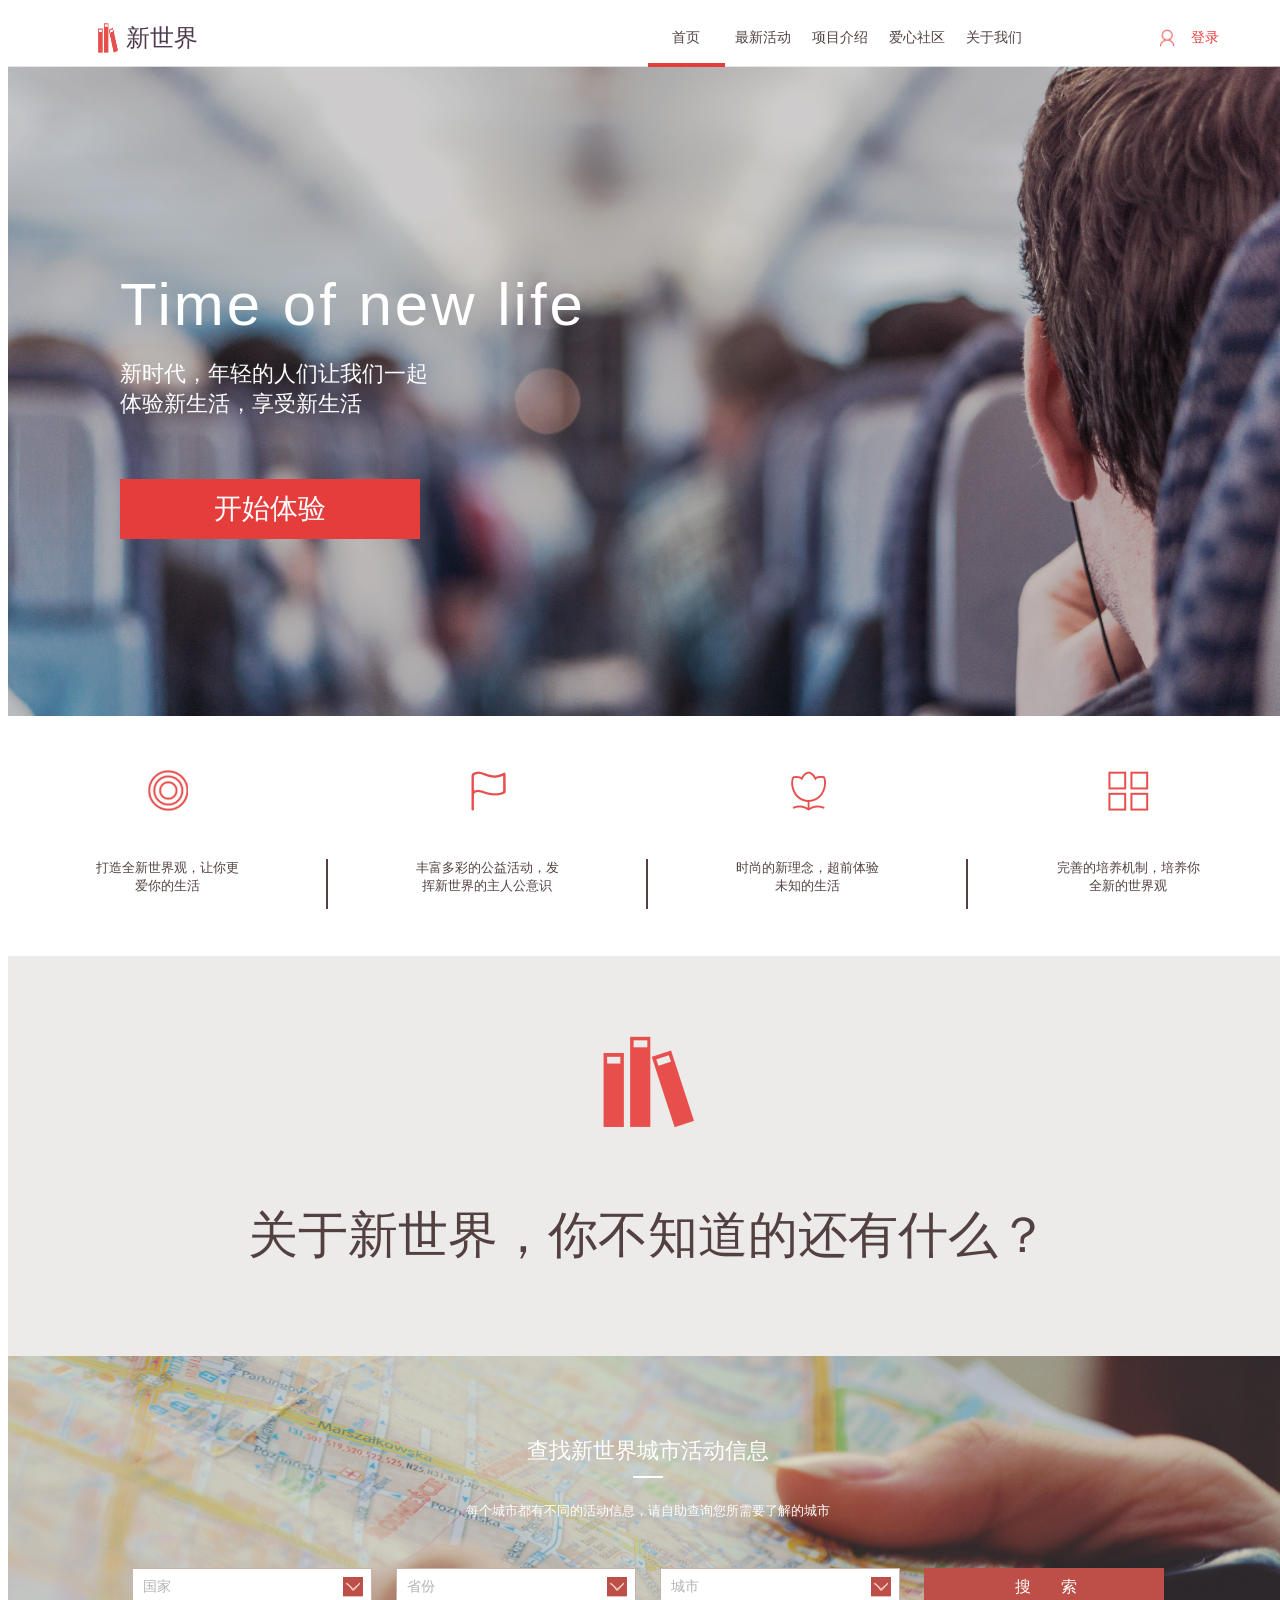
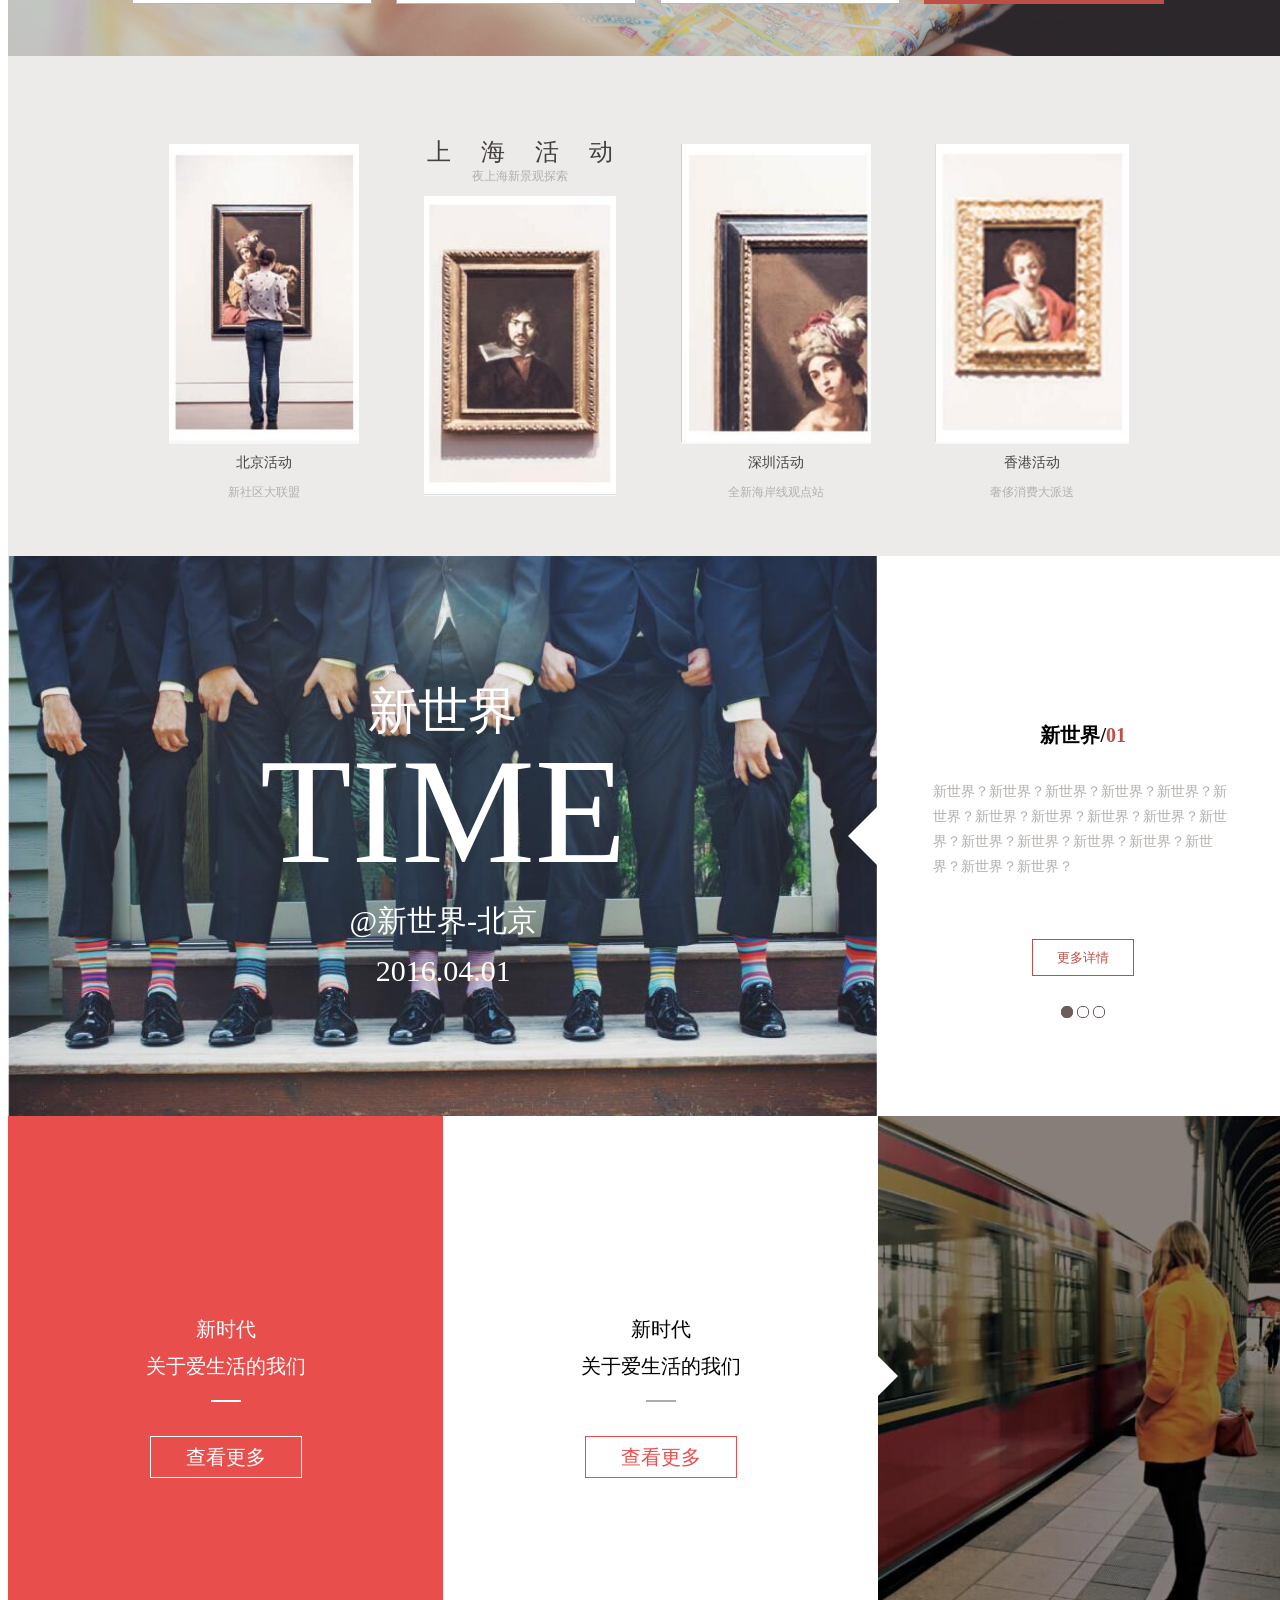
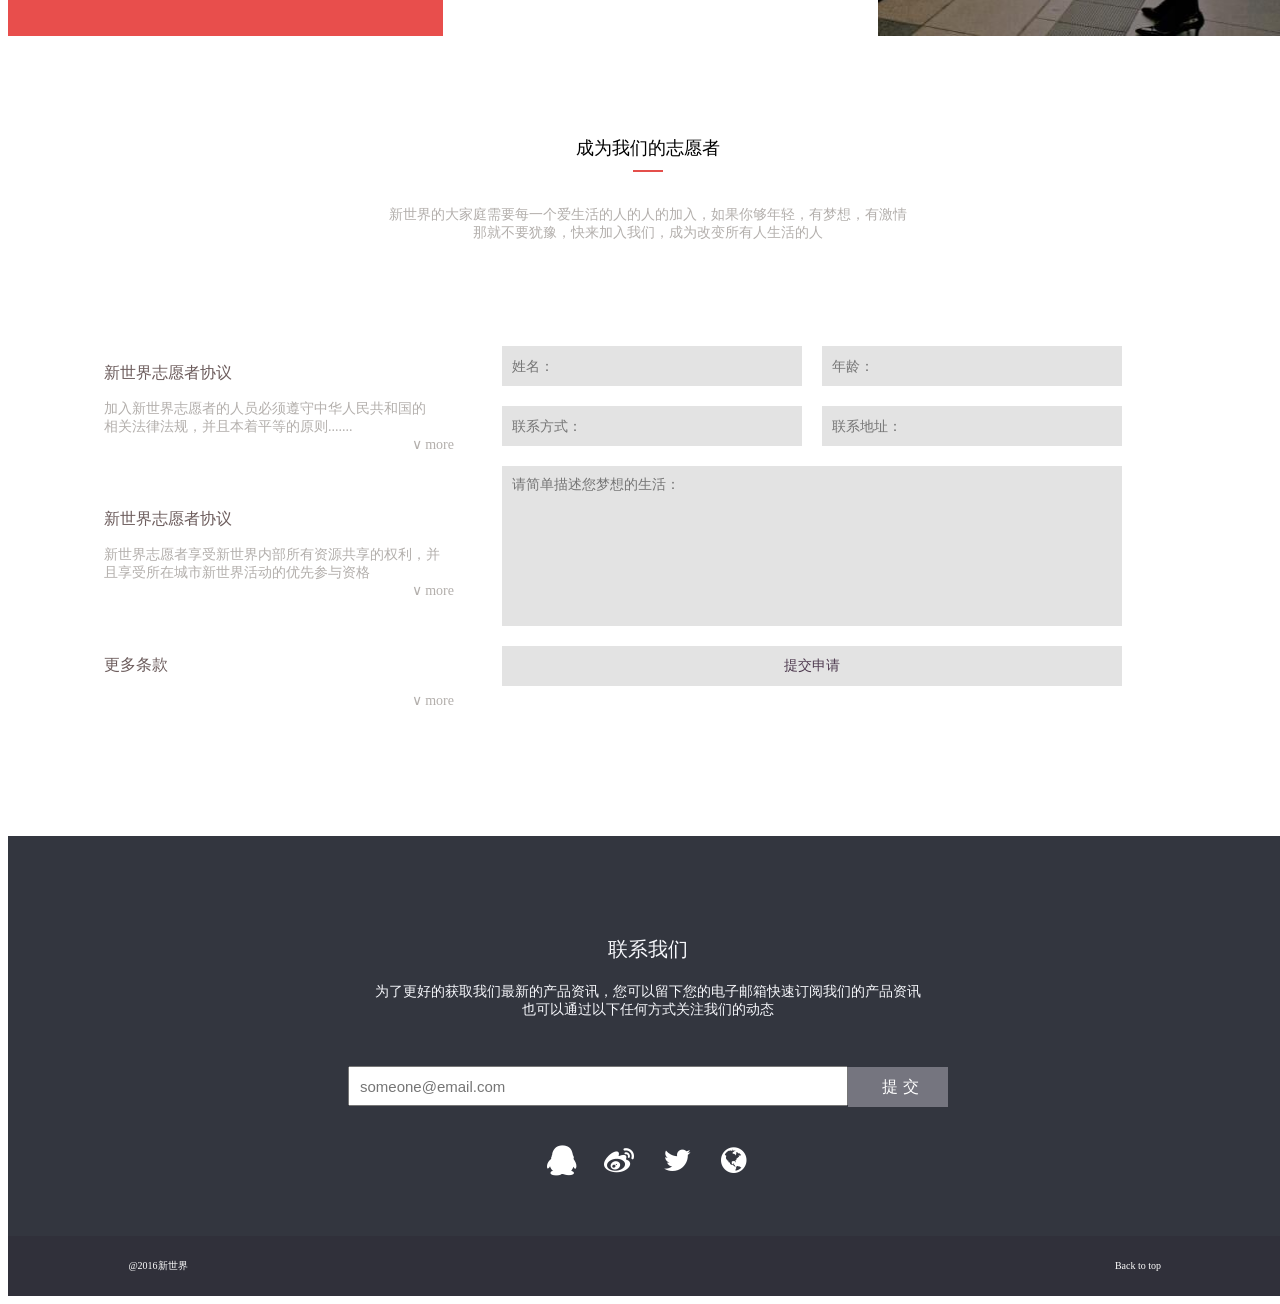
<file: task1-7/index.html>
<!DOCTYPE html>
<html lang="en">
<head>
    <meta charset="UTF-8">
    <title>New world</title>
    <!--<link rel="stylesheet" href="css/normalize.css"/>-->
    <link rel="stylesheet" href="css/style.css"/>
    <link rel="stylesheet" href="css/font-awesome.min.css"/>
</head>
<body>
    <a name="top"></a>
    <div class="container">
        <header>
            
            <div class="banner-left">
                <h1>新世界</h1>
            </div>
            <nav>
                <ul>
                    <li>首页</li>
                    <li>最新活动</li>
                    <li>项目介绍</li>
                    <li>爱心社区</li>
                    <li>关于我们</li>
                    <li class="move"></li>
                </ul>
            </nav>
            <div class="banner-right">
                <span>登录</span>
                <div class="move"></div>
            </div>
            
        </header>
        <section id="section-1">
            
            <div class="mes">
                <p>Time of new life</p>
                <p>新时代，年轻的人们让我们一起</p>
                <p>体验新生活，享受新生活</p>
                <span>开始体验</span>
            </div>
            
        </section>
        <section id="section-2">
            
            <div class="cell">
                <div class="img">
                    <img src="images/icon-3.jpg"/>
                </div>
                <div class="mes">
                    <p>打造全新世界观，让你更<br/>爱你的生活</p>
                </div>
            </div>
            <div class="cell">
                <div class="img">
                    <img src="images/icon-4.jpg"/>
                </div>
                <div class="mes">
                    <p>丰富多彩的公益活动，发<br/>挥新世界的主人公意识</p>
                </div>
            </div>
            <div class="cell">
                <div class="img">
                    <img src="images/icon-5.jpg"/>
                </div>
                <div class="mes">
                    <p>时尚的新理念，超前体验<br/>未知的生活</p>
                </div>
            </div>
            <div class="cell">
                <div class="img">
                    <img src="images/icon-6.jpg"/>
                </div>
                <div class="mes">
                    <p>完善的培养机制，培养你<br/>全新的世界观</p>
                </div>
            </div>
            
        </section>
        <section id="section-3">
            
            <div class="img">
                <img src="images/icon-1.png"/>
            </div>
            <div class="mes">
                <p>关于新世界，你不知道的还有什么？</p>
            </div>
            
        </section>
        <section id="section-4">

                <div class="mes">
                    <p>查找新世界城市活动信息</p>
                    <span></span>
                    <p>每个城市都有不同的活动信息，请自助查询您所需要了解的城市</p>
                </div>
                <input type="radio" name="select"/>
                <input type="radio" name="select"/>
                <input type="radio" name="select"/>
                <input type="submit"/ value=" 搜索"/>
                <div class="options">
                    <div class="select select-1">
                        <span>国家</span>
                        <div class="option">
                            <ul>
                                <li>中国</li>
                                <li>美国</li>
                            </ul>
                        </div>
                    </div>
                    <div class="select select-2">
                        <span>省份</span>
                        <div class="option">
                            <ul>
                                <li>北京市</li>
                                <li>天津市</li>
                                <li>河北省</li>
                                <li>陕西省</li>
                                <li>内蒙古自治区</li>
                                <li>辽宁省</li>
                            </ul>
                        </div>
                    </div>
                    <div class="select select-3">
                        <span>城市</span>
                        <div class="option">
                        </div>
                    </div>
                    <div class="select">
                        <span> </span>
                    </div>
                </div>
            
        </section>
        <section id="section-5">
            
            <div class="cell">
                <div class="img">
                    <img src="images/pic03.jpg"/>
                </div>
                <div class="mes">
                    <p>北京活动</p>
                    <p>新社区大联盟</p>
                </div>
            </div>
            <div class="cell">
                <div class="mes">
                    <p>上海活动</p>
                    <p>夜上海新景观探索</p>
                </div>
                <div class="img">
                    <img src="images/pic04.jpg"/>
                </div>
            </div>
            <div class="cell">
                <div class="img">
                    <img src="images/pic05.jpg"/>
                </div>
                <div class="mes">
                    <p>深圳活动</p>
                    <p>全新海岸线观点站</p>
                </div>
            </div>
            <div class="cell">
                <div class="img">
                    <img src="images/pic06.jpg"/>
                </div>
                <div class="mes">
                    <p>香港活动</p>
                    <p>奢侈消费大派送</p>
                </div>
            </div>
            
        </section>
        <section id="section-6">
            
            <div class="left">
                <div class="mes">
                    <p>新世界</p>
                    <p>TIME</p>
                    <p>@新世界-北京</p><br>
                    <p>2016.04.01</p>
                </div>
            </div>
            <div class="right">
                <div class="wrapper">
                    <input type="radio" name="list"/>
                    <input type="radio" name="list"/>
                    <input type="radio" name="list"/><br/>
                    <div class="list"></div>
                    <div class="list"></div>
                    <div class="list"></div>
                    <div class="mes mes-1">
                        <p>新世界/<span>01</span></p>
                        <p>新世界？新世界？新世界？新世界？新世界？新世界？新世界？新世界？新世界？新世界？新世界？新世界？新世界？新世界？新世界？新世界？新世界？新世界？</p>
                    </div>
                    <div class="mes mes-2">
                        <p>新世界/<span>02</span></p>
                        <p>新世界。新世界。新世界。新世界。新世界。新世界。新世界。新世界。新世界。新世界。新世界。新世界。新世界。新世界。新世界。新世界。新世界。新世界。</p>
                    </div>
                    <div class="mes mes-3">
                        <p>新世界/<span>03</span></p>
                        <p>新世界！新世界！新世界！新世界！新世界！新世界！新世界！新世界！新世界！新世界！新世界！新世界！新世界！新世界！新世界！新世界！新世界！新世界！</p>
                    </div>
                    <div class="button">
                        <span>更多详情</span>
                    </div>
                </div>
            </div>
            
        </section>
        <section id="section-7">
            
            <div class="wrapper">
                <div class="cell">
                    <div class="mes">
                        <p>新时代</p>
                        <p>关于爱生活的我们</p>
                        <span></span>
                    </div>
                    <div class="button">
                        <span>查看更多</span>
                    </div>
                </div>
                <div class="cell">
                    <div class="mes">
                        <p>新时代</p>
                        <p>关于爱生活的我们</p>
                        <span></span>
                    </div>
                    <div class="button">
                        <span>查看更多</span>
                    </div>
                </div>
            </div>
            <div class="img"></div>
            
        </section>
        <section id="section-8">
            
            <div class="top">
                <div class="mes">
                    <p>成为我们的志愿者</p>
                    <span></span>
                    <p>新世界的大家庭需要每一个爱生活的人的人的加入，如果你够年轻，有梦想，有激情<br/>那就不要犹豫，快来加入我们，成为改变所有人生活的人</p>
                </div>
            </div>
            <div class="left">
                <div class="mes">
                    <p>新世界志愿者协议</p>
                    <p>加入新世界志愿者的人员必须遵守中华人民共和国的<br/>相关法律法规，并且本着平等的原则.......</p>
                    <span>∨ more</span>
                </div>
                <div class="mes">
                    <p>新世界志愿者协议</p>
                    <p>新世界志愿者享受新世界内部所有资源共享的权利，并<br/>且享受所在城市新世界活动的优先参与资格</p>
                    <span>∨ more</span>
                </div>
                <div class="mes">
                    <p>更多条款</p>
                    <span>∨ more</span>
                </div>
            </div>
            <div class="right">
                <form>
                    <input type="text" placeholder="姓名："/>
                    <input type="text" placeholder="年龄："/>
                    <input type="text" placeholder="联系方式："/>
                    <input type="text" placeholder="联系地址："/>
                    <textarea cols="30" rows="10" placeholder="请简单描述您梦想的生活："></textarea>
                    <input type="submit" value="提交申请"/>
                </form>
            </div>
            
        </section>
        <section id="section-9">
            
            <div class="mes">
                <p>联系我们</p>
                <p>为了更好的获取我们最新的产品资讯，您可以留下您的电子邮箱快速订阅我们的产品资讯<br/>也可以通过以下任何方式关注我们的动态</p>
            </div>
            <div class="text">
                <input type="email" placeholder="someone@email.com"/>
                <input type="submit" value=" 提交"/>
            </div>
            <div class="icon">
                <i class="fa fa-qq"></i>
                <i class="fa fa-weibo"></i>
                <i class="fa fa-twitter"></i>
                <i class="fa fa-globe"></i>
            </div>
            
        </section>
        <footer>
            <div class="mes">
                <span>@2016新世界</span>
            </div>
            <div class="back">
                <a href="#top">Back to top</a>
            </div>
        </footer>
    </div>
    
</body>
</html>
</file>
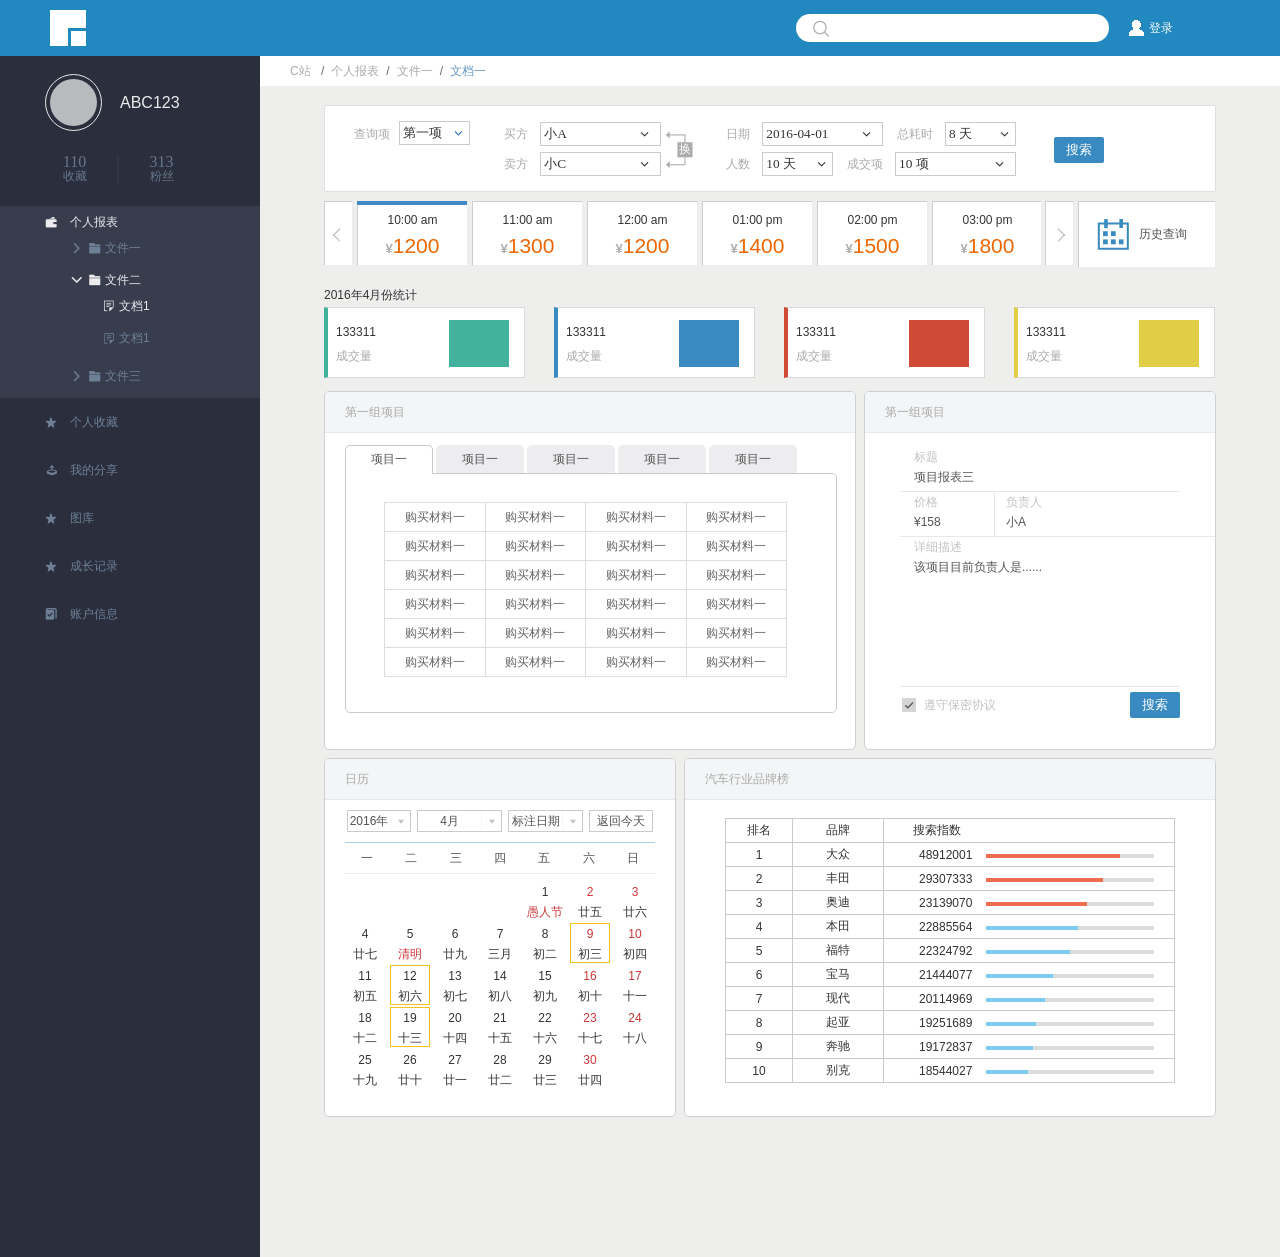
<file: task1-9/index.html>
<!doctype html>
<html lang="en">
<head>
  <meta charset="UTF-8">
  <title>Document</title>
  <link rel="stylesheet" href="css/reset.css">
  <link rel="stylesheet" href="css/main.css">
</head>
<body>
  <header class="header">
    <div class="inHeader clearfix">
      <div class="logo">
        <img src="image/logo.png" title="我是logo">
      </div>
      <div class="searchbar">
        <input type="text"><a href="#">登录</a>
      </div>
    </div>
  </header>
  <section class="my_statement clearfix">
    <div class="info">
      <div>
        <div class="clearfix">
          <div class="head_pic">
            <span></span>
          </div>
          <strong>ABC123</strong>
        </div>
        <div class="focus clearfix">
          <ul>
            <li>
              <p>110</p>
              <p>收藏</p>
            </li>
            <li>
              <p>313</p>
              <p>粉丝</p>
            </li>
          </ul>
        </div>
      </div>

      <ul class="info_list">
        <li class="cur">
          <a href="javascript:;"><i class="file_open"></i>个人报表</a>
          <ul>
            <li>
              <a href="javascript:;"><i class="arrow"></i><i class="file_close"></i>文件一</a>
            </li>
            <li class="open">
              <a href="javascript:;"><i class="arrow_cur"></i><i class="file_cur"></i>文件二</a>
              <ul>
                <li class="select"><a href="javscript:;"><i class="doc_open"></i>文档1</a></li>
                <li><a href="javscript:;"><i class="doc_close"></i>文档1</a></li>
              </ul>
            </li>
            <li>
              <a href="javascript:;"><i class="arrow"></i><i class="file_close"></i>文件三</a>
            </li>
          </ul>
        </li>
        <li >
          <a href="javascript:;"><i class="star"></i>个人收藏</a>
        </li>
        <li >
          <a href="javascript:;"><i class="share"></i>我的分享</a>
        </li>
        <li >
          <a href="javascript:;"><i class="star"></i>图库</a>
        </li>
        <li >
          <a href="javascript:;"><i class="star"></i>成长记录</a>
        </li>
        <li >
          <a href="javascript:;"><i class="user_info"></i>账户信息</a>
        </li>
      </ul>
    </div>

    <div class="statement">
      <div class="bread_crumbs">
        <a href="#">C站 </a>/<a href="#">个人报表</a>/<a href="#">文件一</a>/<a class="cur" href="#">文档一</a>
      </div>
      <div class="statement_content">
        <div class="in_statement_content">
          <div class="query_info">
            <form action="">
              <div class="query_project">
                <span class="fl">查询项</span>
                <select class="select_box w71 fl blue_arrow">
                  <option value="">第一项</option>
                </select>
              </div>
              <div class="query_people">
                <div>
                  <span>买方</span>
                  <select class="select_box w121">
                    <option value="">小A</option>
                  </select>
                  <span>卖方</span>
                  <select class="select_box w121">
                    <option value="">小C</option>
                  </select>
                </div>
                <a href="javascript:;" class="change">换</a>
              </div>
              <div class="query_time">
                <span>日期</span>
                <select class="select_box w121">
                  <option value="">2016-04-01</option>
                </select>
                <span class="ml15">总耗时</span>
                <select class="select_box w71">
                  <option value="">8 天</option>
                </select>
                <span>人数</span>
                <select class="select_box w71">
                  <option value="">10 天</option>
                </select>
                <span class="ml15">成交项</span>
                <select class="select_box w121">
                  <option value="">10 项</option>
                </select>
              </div>
              <input type="submit" value="搜索">
            </form>
          </div>
          <div class="price_info clearfix">
            <div class="price">
              <button class="price_l box_border">左</button>
              <div class="price_list">
                <ul class="clearfix">
                  <li class="cur box_border">
                    <time>10:00 am</time>
                    <strong><b>¥</b>1200</strong>
                  </li>
                  <li class="box_border">
                    <time>11:00 am</time>
                    <strong><b>¥</b>1300</strong>
                  </li>
                  <li class="box_border">
                    <time>12:00 am</time>
                    <strong><b>¥</b>1200</strong>
                  </li>
                  <li class="box_border">
                    <time>01:00 pm</time>
                    <strong><b>¥</b>1400</strong>
                  </li>
                  <li class="box_border">
                    <time>02:00 pm</time>
                    <strong><b>¥</b>1500</strong>
                  </li>
                  <li class="box_border">
                    <time>03:00 pm</time>
                    <strong><b>¥</b>1800</strong>
                  </li>
                </ul>
              </div>
              <button class="price_r box_border">右</button>
            </div>
            <div class="history box_border">
              <a href="#">历史查询</a>
            </div>
          </div>
          <div class="volume_info">
            <h3>2016年4月份统计</h3>
            <div class="volume_list clearfix">
              <ul>
                <li>
                  <p>133311</p>
                  <span>成交量</span>
                </li>
                <li>
                  <p>133311</p>
                  <span>成交量</span>
                </li>
                <li>
                  <p>133311</p>
                  <span>成交量</span>
                </li>
                <li>
                  <p>133311</p>
                  <span>成交量</span>
                </li>
              </ul>
            </div>
          </div>
          <div class="project clearfix">
            <div class="project_tab">
              <h3 class="tt">第一组项目</h3>
              <div class="in_project_tab">
                <ul class="project_tab_menu">
                  <li>
                    <input type="radio" name='tabs' id='tab1' checked >
                    <label for="tab1">项目一</label>
                    <div id='tab_menu1'>
                      <table border='1'   bordercolor='#ddd'>
                        <tr>
                          <td>购买材料一</td>
                          <td>购买材料一</td>
                          <td>购买材料一</td>
                          <td>购买材料一</td>
                        </tr>
                          <tr>
                          <td>购买材料一</td>
                          <td>购买材料一</td>
                          <td>购买材料一</td>
                          <td>购买材料一</td>
                        </tr>
                          <tr>
                          <td>购买材料一</td>
                          <td>购买材料一</td>
                          <td>购买材料一</td>
                          <td>购买材料一</td>
                        </tr>
                          <tr>
                          <td>购买材料一</td>
                          <td>购买材料一</td>
                          <td>购买材料一</td>
                          <td>购买材料一</td>
                        </tr>
                          <tr>
                          <td>购买材料一</td>
                          <td>购买材料一</td>
                          <td>购买材料一</td>
                          <td>购买材料一</td>
                        </tr>
                          <tr>
                          <td>购买材料一</td>
                          <td>购买材料一</td>
                          <td>购买材料一</td>
                          <td>购买材料一</td>
                        </tr>
                      </table>
                    </div>
                  </li>
                  <li>
                    <input type="radio" name='tabs' id='tab2' >
                    <label for="tab2">项目一</label>
                    <div id='tab_menu2'>
                      <table border='1'   bordercolor='#ddd'>
                        <tr>
                          <td>购买材料二</td>
                          <td>购买材料二</td>
                          <td>购买材料二</td>
                          <td>购买材料二</td>
                        </tr>
                          <tr>
                          <td>购买材料二</td>
                          <td>购买材料二</td>
                          <td>购买材料二</td>
                          <td>购买材料二</td>
                        </tr>
                          <tr>
                          <td>购买材料二</td>
                          <td>购买材料二</td>
                          <td>购买材料二</td>
                          <td>购买材料二</td>
                        </tr>
                          <tr>
                          <td>购买材料二</td>
                          <td>购买材料二</td>
                          <td>购买材料二</td>
                          <td>购买材料二</td>
                        </tr>
                          <tr>
                          <td>购买材料二</td>
                          <td>购买材料二</td>
                          <td>购买材料二</td>
                          <td>购买材料二</td>
                        </tr>
                          <tr>
                          <td>购买材料二</td>
                          <td>购买材料二</td>
                          <td>购买材料二</td>
                          <td>购买材料二</td>
                        </tr>
                      </table>
                    </div>
                  </li>
                  <li>
                    <input type="radio" name='tabs' id='tab3' >
                    <label for="tab3">项目一</label>
                    <div id='tab_menu3'>
                      <table border='1'  bordercolor='#ddd'>
                        <tr>
                          <td>购买材料三</td>
                          <td>购买材料三</td>
                          <td>购买材料三</td>
                          <td>购买材料三</td>
                        </tr>
                          <tr>
                          <td>购买材料三</td>
                          <td>购买材料三</td>
                          <td>购买材料三</td>
                          <td>购买材料三</td>
                        </tr>
                          <tr>
                          <td>购买材料三</td>
                          <td>购买材料三</td>
                          <td>购买材料三</td>
                          <td>购买材料三</td>
                        </tr>
                          <tr>
                          <td>购买材料三</td>
                          <td>购买材料三</td>
                          <td>购买材料三</td>
                          <td>购买材料三</td>
                        </tr>
                          <tr>
                          <td>购买材料三</td>
                          <td>购买材料三</td>
                          <td>购买材料三</td>
                          <td>购买材料三</td>
                        </tr>
                          <tr>
                          <td>购买材料三</td>
                          <td>购买材料三</td>
                          <td>购买材料三</td>
                          <td>购买材料三</td>
                        </tr>
                      </table>
                    </div>
                  </li>
                  <li>
                    <input type="radio" name='tabs' id='tab4' >
                    <label for="tab4">项目一</label>
                    <div id='tab_menu4'>
                      <table border='1'  bordercolor='#ddd'>
                        <tr>
                          <td>购买材料四</td>
                          <td>购买材料四</td>
                          <td>购买材料四</td>
                          <td>购买材料四</td>
                        </tr>
                          <tr>
                          <td>购买材料四</td>
                          <td>购买材料四</td>
                          <td>购买材料四</td>
                          <td>购买材料四</td>
                        </tr>
                          <tr>
                          <td>购买材料四</td>
                          <td>购买材料四</td>
                          <td>购买材料四</td>
                          <td>购买材料四</td>
                        </tr>
                          <tr>
                          <td>购买材料四</td>
                          <td>购买材料四</td>
                          <td>购买材料四</td>
                          <td>购买材料四</td>
                        </tr>
                          <tr>
                          <td>购买材料四</td>
                          <td>购买材料四</td>
                          <td>购买材料四</td>
                          <td>购买材料四</td>
                        </tr>
                          <tr>
                          <td>购买材料四</td>
                          <td>购买材料四</td>
                          <td>购买材料四</td>
                          <td>购买材料四</td>
                        </tr>
                      </table>
                    </div>
                  </li>
                  <li>
                    <input type="radio" name='tabs' id='tab5' >
                    <label for="tab5">项目一</label>
                    <div id='tab_menu5'>
                      <table border='1'  bordercolor='#ddd'>
                        <tr>
                          <td>购买材料五</td>
                          <td>购买材料五</td>
                          <td>购买材料五</td>
                          <td>购买材料五</td>
                        </tr>
                          <tr>
                          <td>购买材料五</td>
                          <td>购买材料五</td>
                          <td>购买材料五</td>
                          <td>购买材料五</td>
                        </tr>
                          <tr>
                          <td>购买材料五</td>
                          <td>购买材料五</td>
                          <td>购买材料五</td>
                          <td>购买材料五</td>
                        </tr>
                          <tr>
                          <td>购买材料五</td>
                          <td>购买材料五</td>
                          <td>购买材料五</td>
                          <td>购买材料五</td>
                        </tr>
                          <tr>
                          <td>购买材料五</td>
                          <td>购买材料五</td>
                          <td>购买材料五</td>
                          <td>购买材料五</td>
                        </tr>
                          <tr>
                          <td>购买材料五</td>
                          <td>购买材料五</td>
                          <td>购买材料五</td>
                          <td>购买材料五</td>
                        </tr>
                      </table>
                    </div>
                  </li>
                </ul>

              </div>
            </div>
            <div class="project_content">
              <h3 class="tt">第一组项目</h3>
              <div class="detailed_content">
                <ul>
                  <li>
                    <span>标题</span>
                    <p>项目报表三</p>
                  </li>
                  <li>
                    <div>
                      <span>价格</span>
                      <p>¥158</p>
                    </div>
                    <div>
                      <span>负责人</span>
                      <p>小A</p>
                    </div>
                  </li>
                  <li>
                    <span>详细描述</span>
                    <p>该项目目前负责人是......</p>
                  </li>
                  <li>
                    <form action="" class="clearfix">
                      <label><input type="checkbox" checked><span>遵守保密协议</span></label>
                      <input type="submit" value="搜索">
                    </form>
                  </li>
                </ul>
              </div>
            </div>
          </div>
          <div class="car clearfix">
            <div class="date">
              <h3 class="tt">日历</h3>
              <div class="in_date">
                <div class="select_time">
                  <div class="w62"><i></i><p>2016年</p></div>
                  <div class="w83"><i ></i><p>4月</p></div>
                  <div class="w73"><i></i><p>标注日期</p></div>
                  <div class="w62">返回今天</div>
                </div>
                <div class="week clearfix">
                  <ol>
                    <li>一</li>
                    <li>二</li>
                    <li>三</li>
                    <li>四</li>
                    <li>五</li>
                    <li>六</li>
                    <li>日</li>
                  </ol>
                </div>
                <div class="day">
                  <p></p>
                  <p></p>
                  <p></p>
                  <p></p>
                  <p><span>1</span><b class="holiday">愚人节</b></p>
                  <p><span>2</span><b>廿五</b></p>
                  <p><span>3</span><b>廿六</b></p>
                  <p><span>4</span><b>廿七</b></p>
                  <p><span>5</span><b class="holiday">清明</b></p>
                  <p><span>6</span><b>廿九</b></p>
                  <p><span>7</span><b>三月</b></p>
                  <p><span>8</span><b>初二</b></p>
                  <p class="make"><span>9</span><b>初三</b></p>
                  <p><span>10</span><b>初四</b></p>
                  <p><span>11</span><b>初五</b></p>
                  <p class="make"><span>12</span><b>初六</b></p>
                  <p><span>13</span><b>初七</b></p>
                  <p><span>14</span><b>初八</b></p>
                  <p><span>15</span><b>初九</b></p>
                  <p><span>16</span><b>初十</b></p>
                  <p><span>17</span><b>十一</b></p>
                  <p><span>18</span><b>十二</b></p>
                  <p class="make"><span>19</span><b>十三</b></p>
                  <p><span>20</span><b>十四</b></p>
                  <p><span>21</span><b>十五</b></p>
                  <p><span>22</span><b>十六</b></p>
                  <p><span>23</span><b>十七</b></p>
                  <p><span>24</span><b>十八</b></p>
                  <p><span>25</span><b>十九</b></p>
                  <p><span>26</span><b>廿十</b></p>
                  <p><span>27</span><b>廿一</b></p>
                  <p><span>28</span><b>廿二</b></p>
                  <p><span>29</span><b>廿三</b></p>
                  <p><span>30</span><b>廿四</b></p>
                  <p></p>
                </div>
              </div>
            </div>
            <div class="car_list">
              <h3 class="tt">汽车行业品牌榜</h3>
              <div class="car_list_content">
                <table border="1" bordercolor="#cacbcb">
                  <tr>
                    <th>排名</th>
                    <th>品牌</th>
                    <th>搜索指数</th>
                  </tr>
                  <tr>
                    <td>1</td>
                    <td>大众</td>
                    <td>
                      <span>48912001</span>
                      <div class="progress_bar">
                        <p class="w80_perc" ></p>
                      </div>
                    </td>
                  </tr>
                  <tr>
                    <td>2</td>
                    <td>丰田</td>
                    <td>
                      <span>29307333</span>
                      <div class="progress_bar">
                        <p class="w70_perc" ></p>
                      </div>
                    </td>
                  </tr>
                  <tr>
                    <td>3</td>
                    <td>奥迪</td>
                    <td>
                      <span>23139070</span>
                      <div class="progress_bar">
                        <p class="w60_perc"  ></p>
                      </div>
                    </td>
                  </tr>
                  <tr>
                    <td>4</td>
                    <td>本田</td>
                    <td>
                      <span>22885564</span>
                      <div class="progress_bar">
                        <p class="w55_perc" ></p>
                      </div>
                    </td>
                  </tr>
                  <tr>
                    <td>5</td>
                    <td>福特</td>
                    <td>
                      <span>22324792</span>
                      <div class="progress_bar">
                        <p class="w50_perc" ></p>
                      </div>
                    </td>
                  </tr>
                  <tr>
                    <td>6</td>
                    <td>宝马</td>
                    <td>
                      <span>21444077</span>
                      <div class="progress_bar">
                        <p class="w40_perc" ></p>
                      </div>
                    </td>
                  </tr>
                  <tr>
                    <td>7</td>
                    <td>现代</td>
                    <td>
                      <span>20114969</span>
                      <div class="progress_bar">
                        <p class="w35_perc" ></p>
                      </div>
                    </td>
                  </tr>
                  <tr>
                    <td>8</td>
                    <td>起亚</td>
                    <td>
                      <span>19251689</span>
                      <div class="progress_bar">
                        <p class="w30_perc" ></p>
                      </div>
                    </td>
                  </tr>
                  <tr>
                    <td>9</td>
                    <td>奔驰</td>
                    <td>
                      <span>19172837</span>
                      <div class="progress_bar">
                        <p class="w28_perc" ></p>
                      </div>
                    </td>
                  </tr>
                  <tr>
                    <td>10</td>
                    <td>别克</td>
                    <td>
                      <span>18544027</span>
                      <div class="progress_bar">
                        <p class="w25_perc" ></p>
                      </div>
                    </td>
                  </tr>
                </table>
              </div>
            </div>
          </div>
        </div>
      </div>
    </div>
  </section>
</body>
</html>
</file>
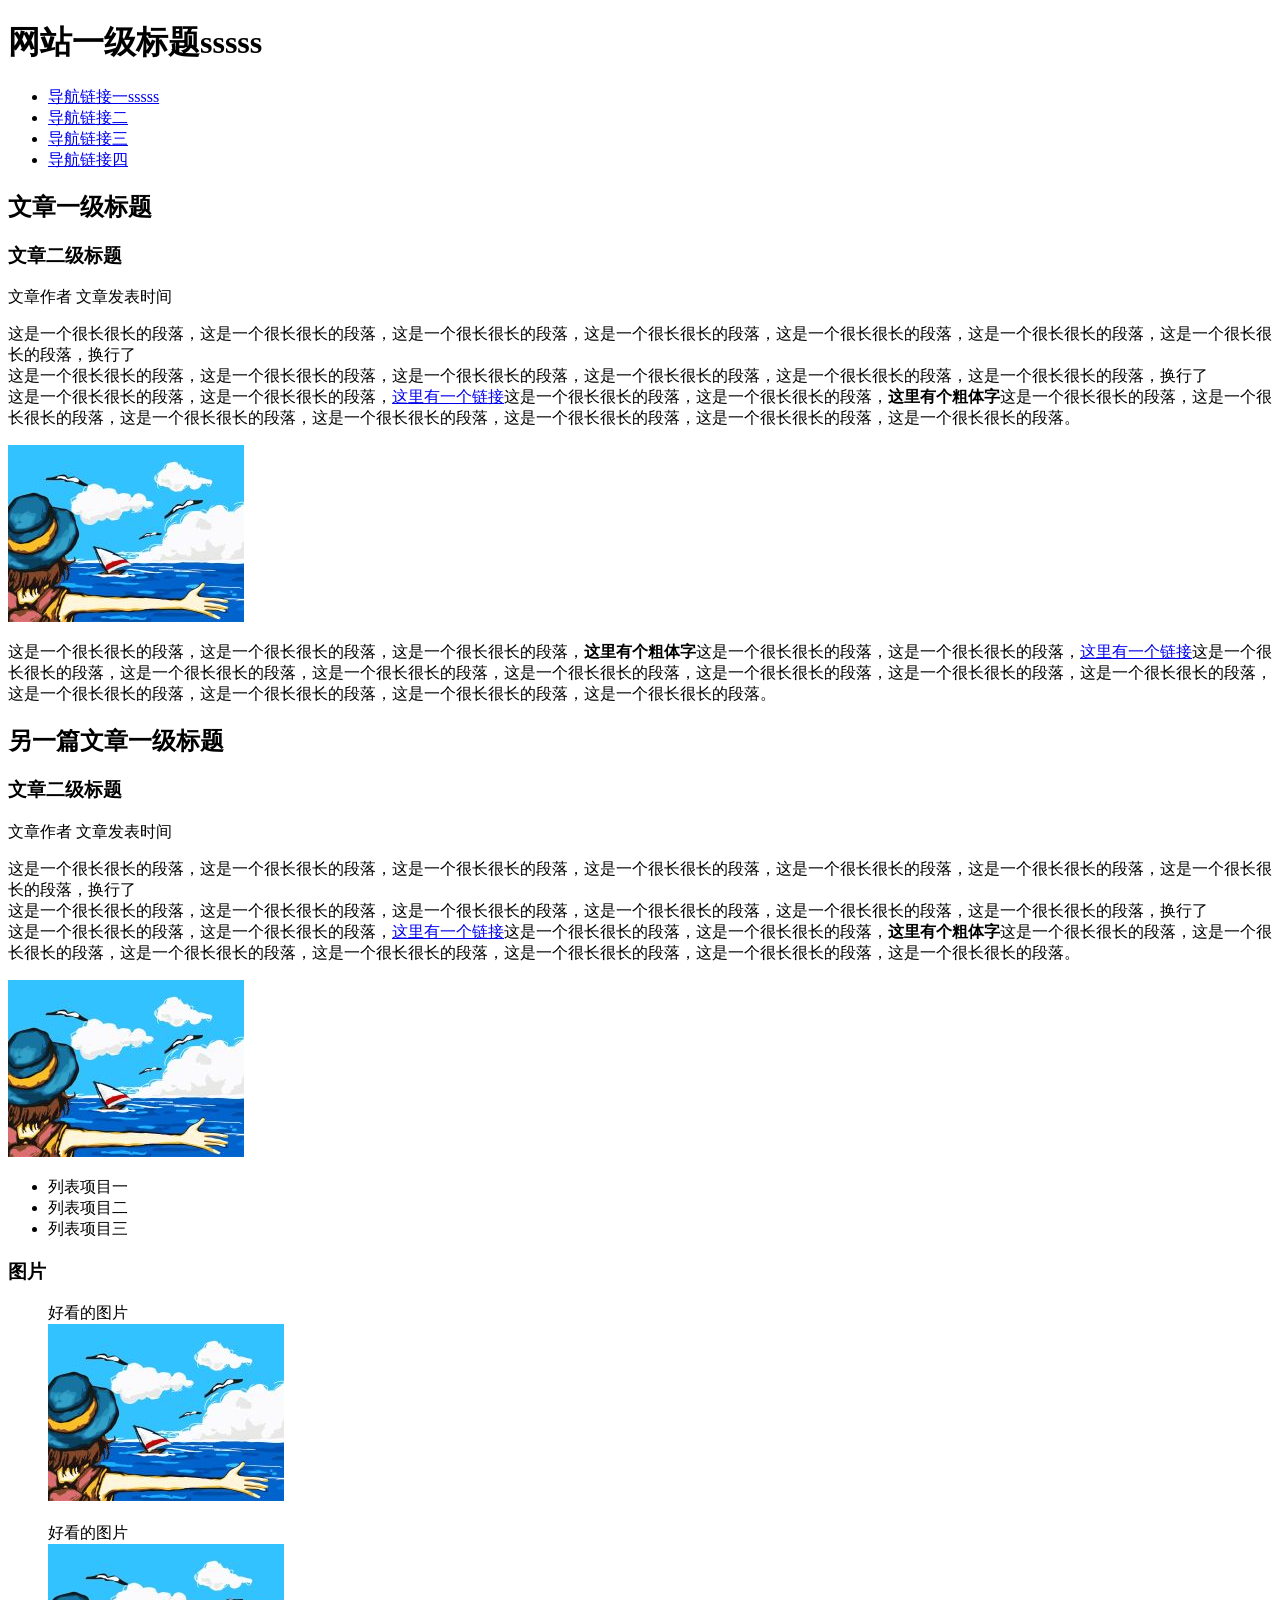
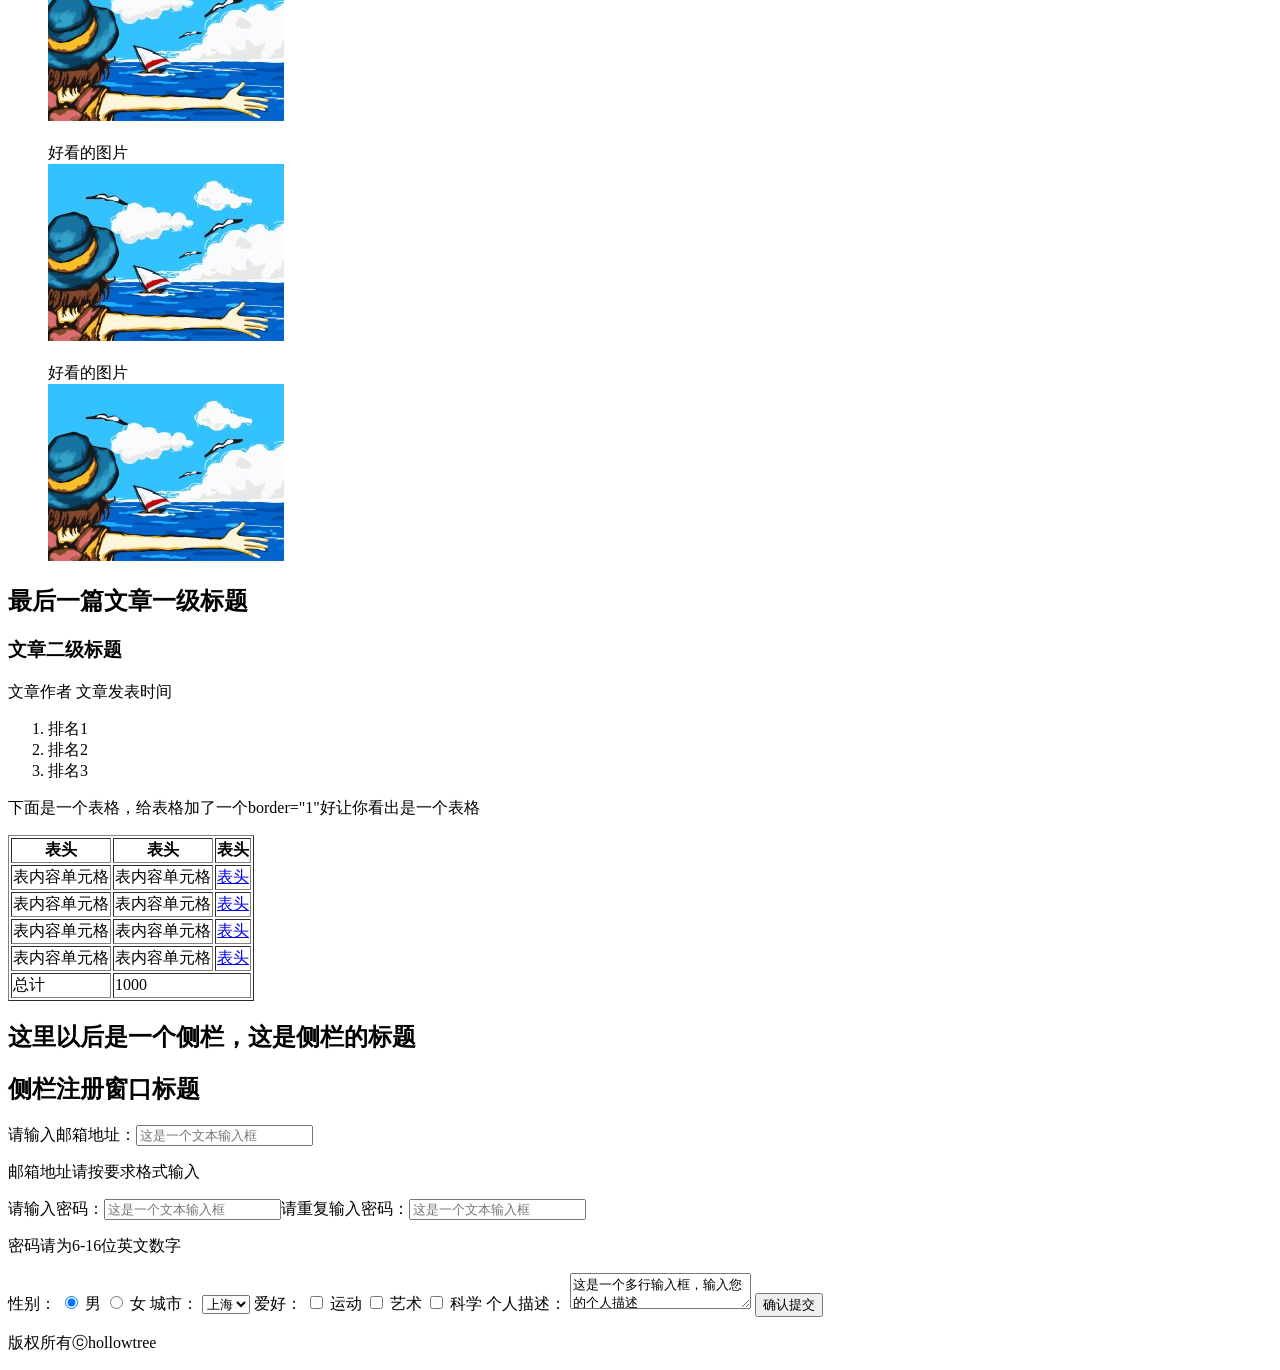
<file: task1-1.html>
<!DOCTYPE html>
<html>
<head>
    <meta charset="utf-8" />
    <title>H01 | 纯HTML编码</title>
</head>
<body>
<header role="banner">
    <h1>网站一级标题sssss</h1>
    <nav role="navigation">
        <ul>
            <li><a href="#">导航链接一sssss</a></li>
            <li><a href="#">导航链接二</a></li>
            <li><a href="#">导航链接三</a></li>
            <li><a href="#">导航链接四</a></li>
        </ul>
    </nav>
</header>
<main role="main">
    <article>
        <h2>文章一级标题</h2>
        <h3>文章二级标题</h3>
        <span>文章作者 </span><span>文章发表时间</span>
        <p>这是一个很长很长的段落，这是一个很长很长的段落，这是一个很长很长的段落，这是一个很长很长的段落，这是一个很长很长的段落，这是一个很长很长的段落，这是一个很长很长的段落，换行了<br />这是一个很长很长的段落，这是一个很长很长的段落，这是一个很长很长的段落，这是一个很长很长的段落，这是一个很长很长的段落，这是一个很长很长的段落，换行了<br />这是一个很长很长的段落，这是一个很长很长的段落，<a href="#">这里有一个链接</a>这是一个很长很长的段落，这是一个很长很长的段落，<strong>这里有个粗体字</strong>这是一个很长很长的段落，这是一个很长很长的段落，这是一个很长很长的段落，这是一个很长很长的段落，这是一个很长很长的段落，这是一个很长很长的段落，这是一个很长很长的段落。</p>
        <img src="image/task_1_01.jpg" alt="面向大海" />
        <p>这是一个很长很长的段落，这是一个很长很长的段落，这是一个很长很长的段落，<strong>这里有个粗体字</strong>这是一个很长很长的段落，这是一个很长很长的段落，<a href="#">这里有一个链接</a>这是一个很长很长的段落，这是一个很长很长的段落，这是一个很长很长的段落，这是一个很长很长的段落，这是一个很长很长的段落，这是一个很长很长的段落，这是一个很长很长的段落，这是一个很长很长的段落，这是一个很长很长的段落，这是一个很长很长的段落，这是一个很长很长的段落。</p>
    </article>
    <article>
        <h2>另一篇文章一级标题</h2>
        <h3>文章二级标题</h3>
        <span>文章作者 </span><span>文章发表时间</span>
        <p>这是一个很长很长的段落，这是一个很长很长的段落，这是一个很长很长的段落，这是一个很长很长的段落，这是一个很长很长的段落，这是一个很长很长的段落，这是一个很长很长的段落，换行了<br />这是一个很长很长的段落，这是一个很长很长的段落，这是一个很长很长的段落，这是一个很长很长的段落，这是一个很长很长的段落，这是一个很长很长的段落，换行了<br />这是一个很长很长的段落，这是一个很长很长的段落，<a href="#">这里有一个链接</a>这是一个很长很长的段落，这是一个很长很长的段落，<strong>这里有个粗体字</strong>这是一个很长很长的段落，这是一个很长很长的段落，这是一个很长很长的段落，这是一个很长很长的段落，这是一个很长很长的段落，这是一个很长很长的段落，这是一个很长很长的段落。</p>
        <img src="image/task_1_01.jpg" alt="面向大海" />
        <ul>
            <li>列表项目一</li>
            <li>列表项目二</li>
            <li>列表项目三</li>
        </ul>
        <h3>图片</h3>
        <dl>
            <dt></dt>
            <dd><span>好看的图片</span><br /><img src="image/task_1_01.jpg" alt="面向大海" /></dd>
            <dd><span><br />好看的图片</span><br /><img src="image/task_1_01.jpg" alt="面向大海" /></dd>
            <dd><span><br />好看的图片</span><br /><img src="image/task_1_01.jpg" alt="面向大海" /></dd>
            <dd><span><br />好看的图片</span><br /><img src="image/task_1_01.jpg" alt="面向大海" /></dd>
        </dl>
    </article>
    <article>
        <h2>最后一篇文章一级标题</h2>
        <h3>文章二级标题</h3>
        <span>文章作者 </span><span>文章发表时间</span>
        <ol>
            <li>排名1</li>
            <li>排名2</li>
            <li>排名3</li>
        </ol>
        <p>下面是一个表格，给表格加了一个border="1"好让你看出是一个表格</p>
        <table border="1">
            <tr><th>表头</th><th>表头</th><th>表头</th></tr>
            <tr><td>表内容单元格</td><td>表内容单元格</td><td><a href="#">表头</a></td></tr>
            <tr><td>表内容单元格</td><td>表内容单元格</td><td><a href="#">表头</a></td></tr>
            <tr><td>表内容单元格</td><td>表内容单元格</td><td><a href="#">表头</a></td></tr>
            <tr><td>表内容单元格</td><td>表内容单元格</td><td><a href="#">表头</a></td></tr>
            <tr><td>总计</td><td colspan="2">1000</td></tr>
        </table>
    </article>
</main>

<aside role="complementary">
    <h2>这里以后是一个侧栏，这是侧栏的标题</h2>
    <h2>侧栏注册窗口标题</h2>
    <span>请输入邮箱地址：</span><input type="text" placeholder="这是一个文本输入框" />
    <p>邮箱地址请按要求格式输入</p>
    <span>请输入密码：</span><input type="text" placeholder="这是一个文本输入框" /><span>请重复输入密码：</span><input type="text" placeholder="这是一个文本输入框" />
    <p>密码请为6-16位英文数字</p>

    <form action="save.php" method="post">
        <!--同一组的单选按钮，name 取值一定要一致，这样同一组的单选按钮才可以起到单选的作用。-->
        <label>性别：</label>
        <!--value提交数据到服务器的值；checked默认被选中-->
        <input type="radio" value="male" name="sex" checked="checked"/>
        <label>男</label>
        <input type="radio" value="female" name="sex" />
        <label>女</label>

        <lable>城市：</lable>
        <select>
            <option value="北京">北京</option>
            <option value="上海" selected="selected">上海</option>
            <option value="广州">广州</option>
        </select>

        <label>爱好：</label>
        <input type="checkbox" value="sport" name="hobby"/>
        <label>运动</label>
        <input type="checkbox" value="art" name="hobby"/>
        <label>艺术</label>
        <input type="checkbox" value="science" name="hobby"/>
        <label>科学</label>

        <label>个人描述：</label>
        <textarea rows="2" cols="20">这是一个多行输入框，输入您的个人描述</textarea>
        <input type="button" value="确认提交" />
    </form>
</aside>


<footer role="contentinfo">
    <p>版权所有ⓒhollowtree</p>
</footer>

</body>
</html>
</file>
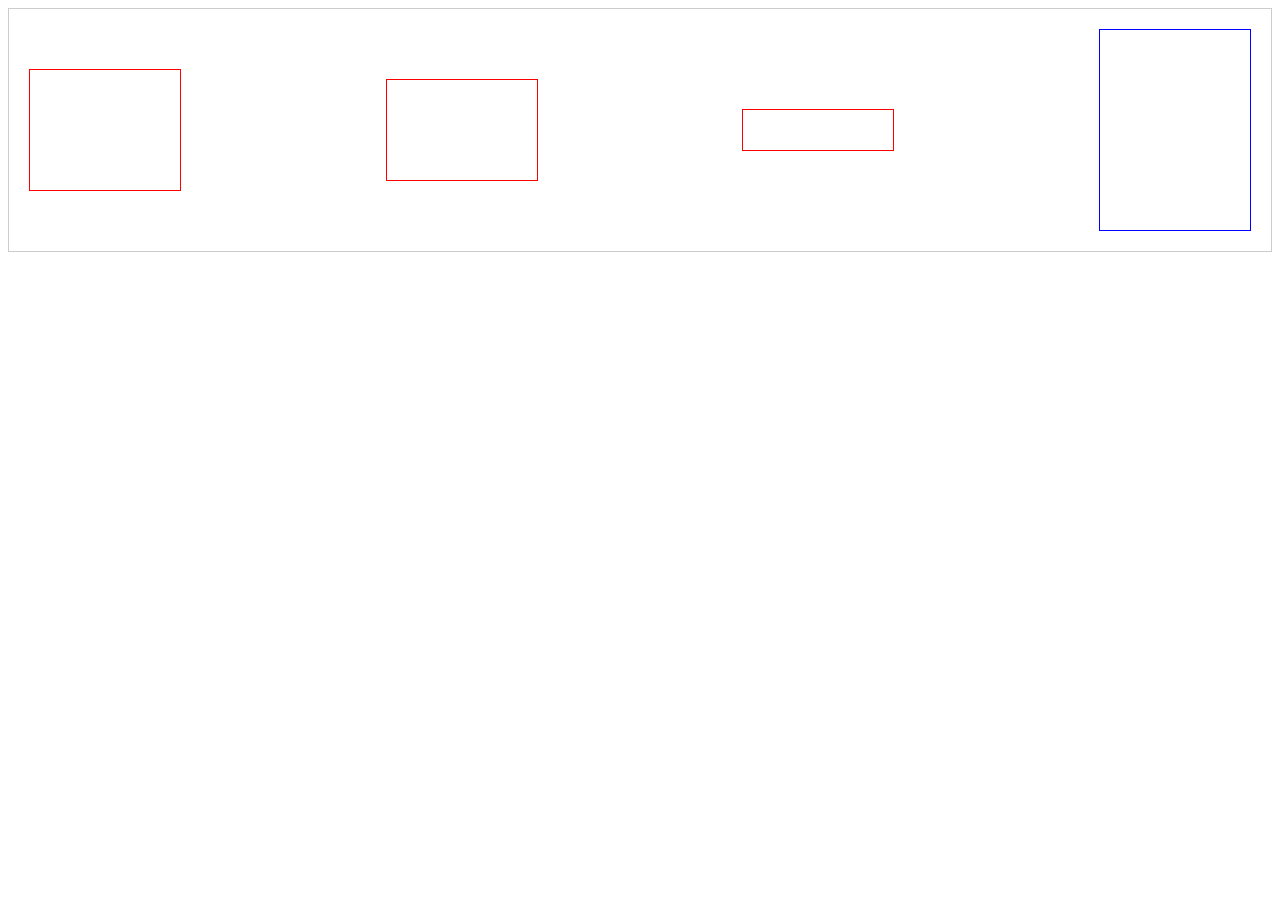
<file: task1-10.html>
<!DOCTYPE html>
<html>
<head>
    <meta charset="utf-8" />
    <title>H10 | Flexbox 布局</title>
    <link rel="stylesheet" type="text/css" href="style/task1-10.css" />
</head>
<body>
<div class="big-box">
    <div class="one"></div>
    <div class="two"></div>
    <div class="three"></div>
    <div class="four"></div>
</div>
</body>
</html>
</file>
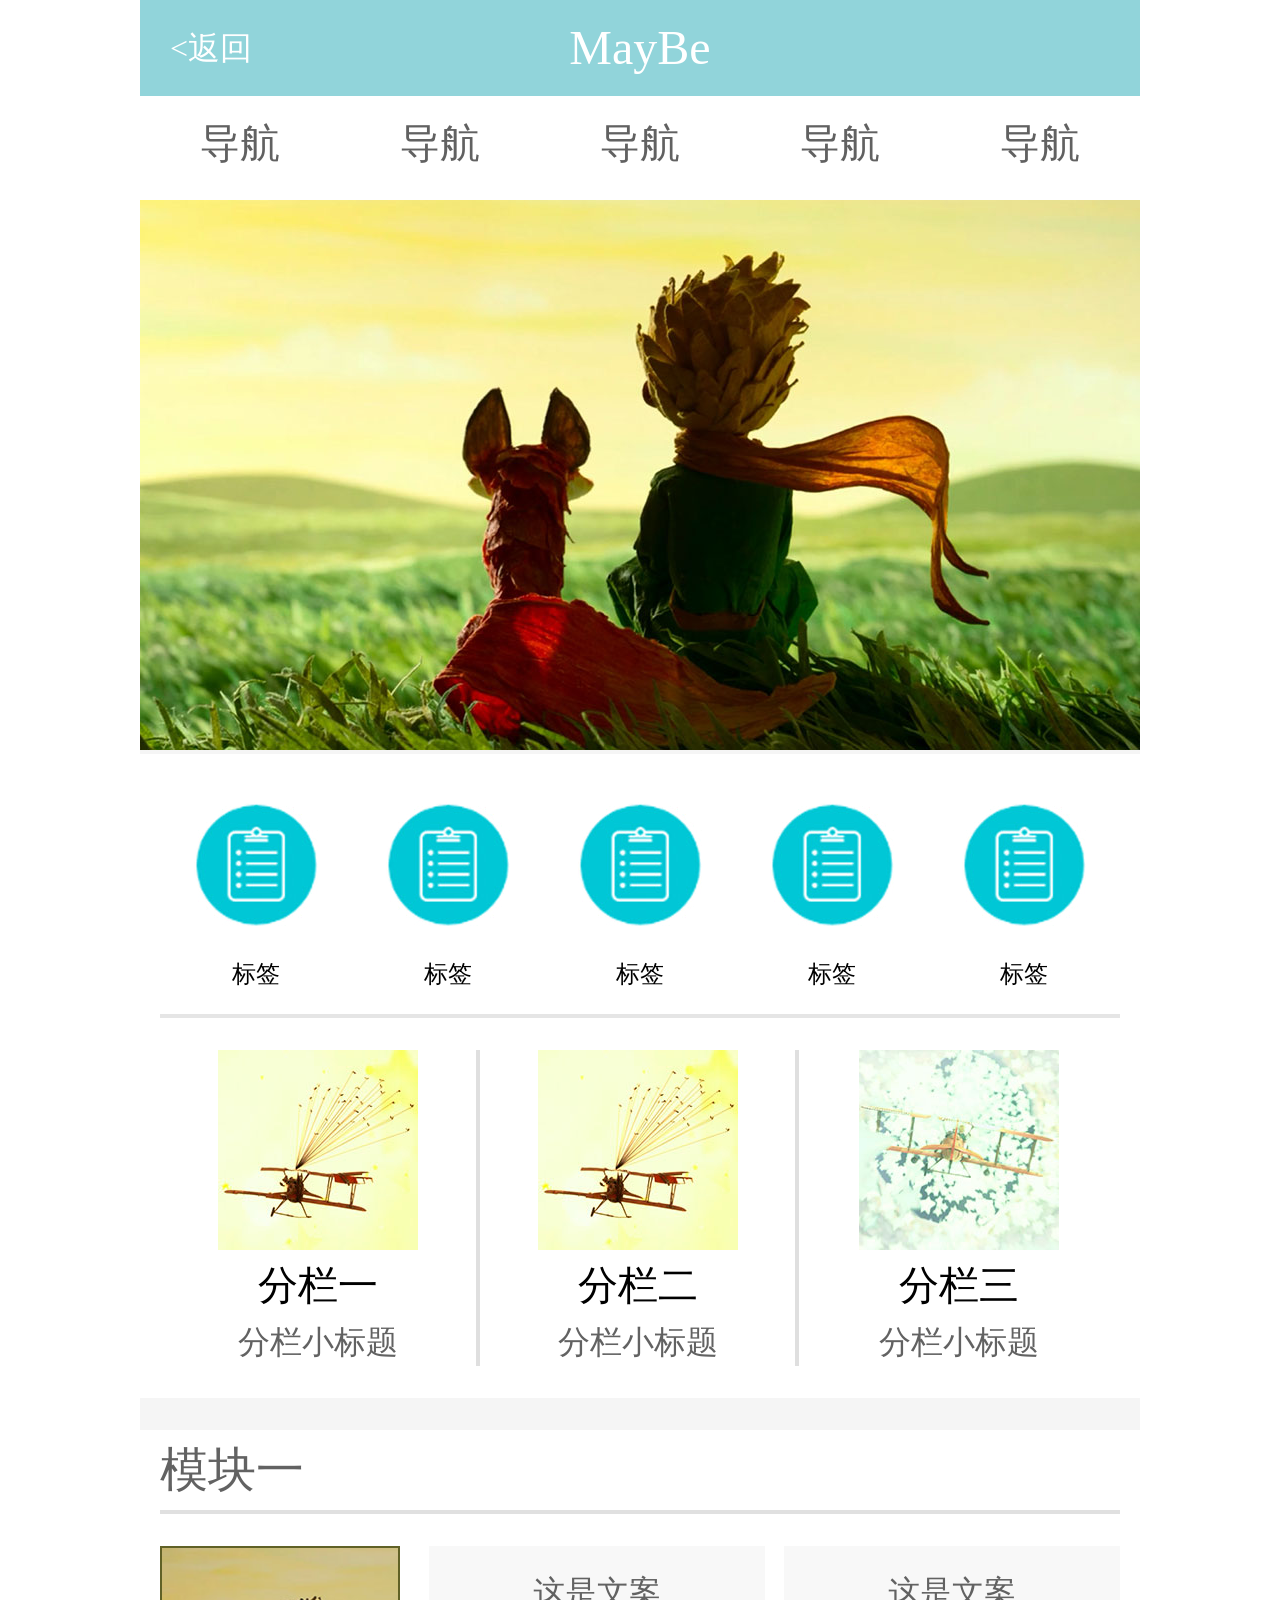
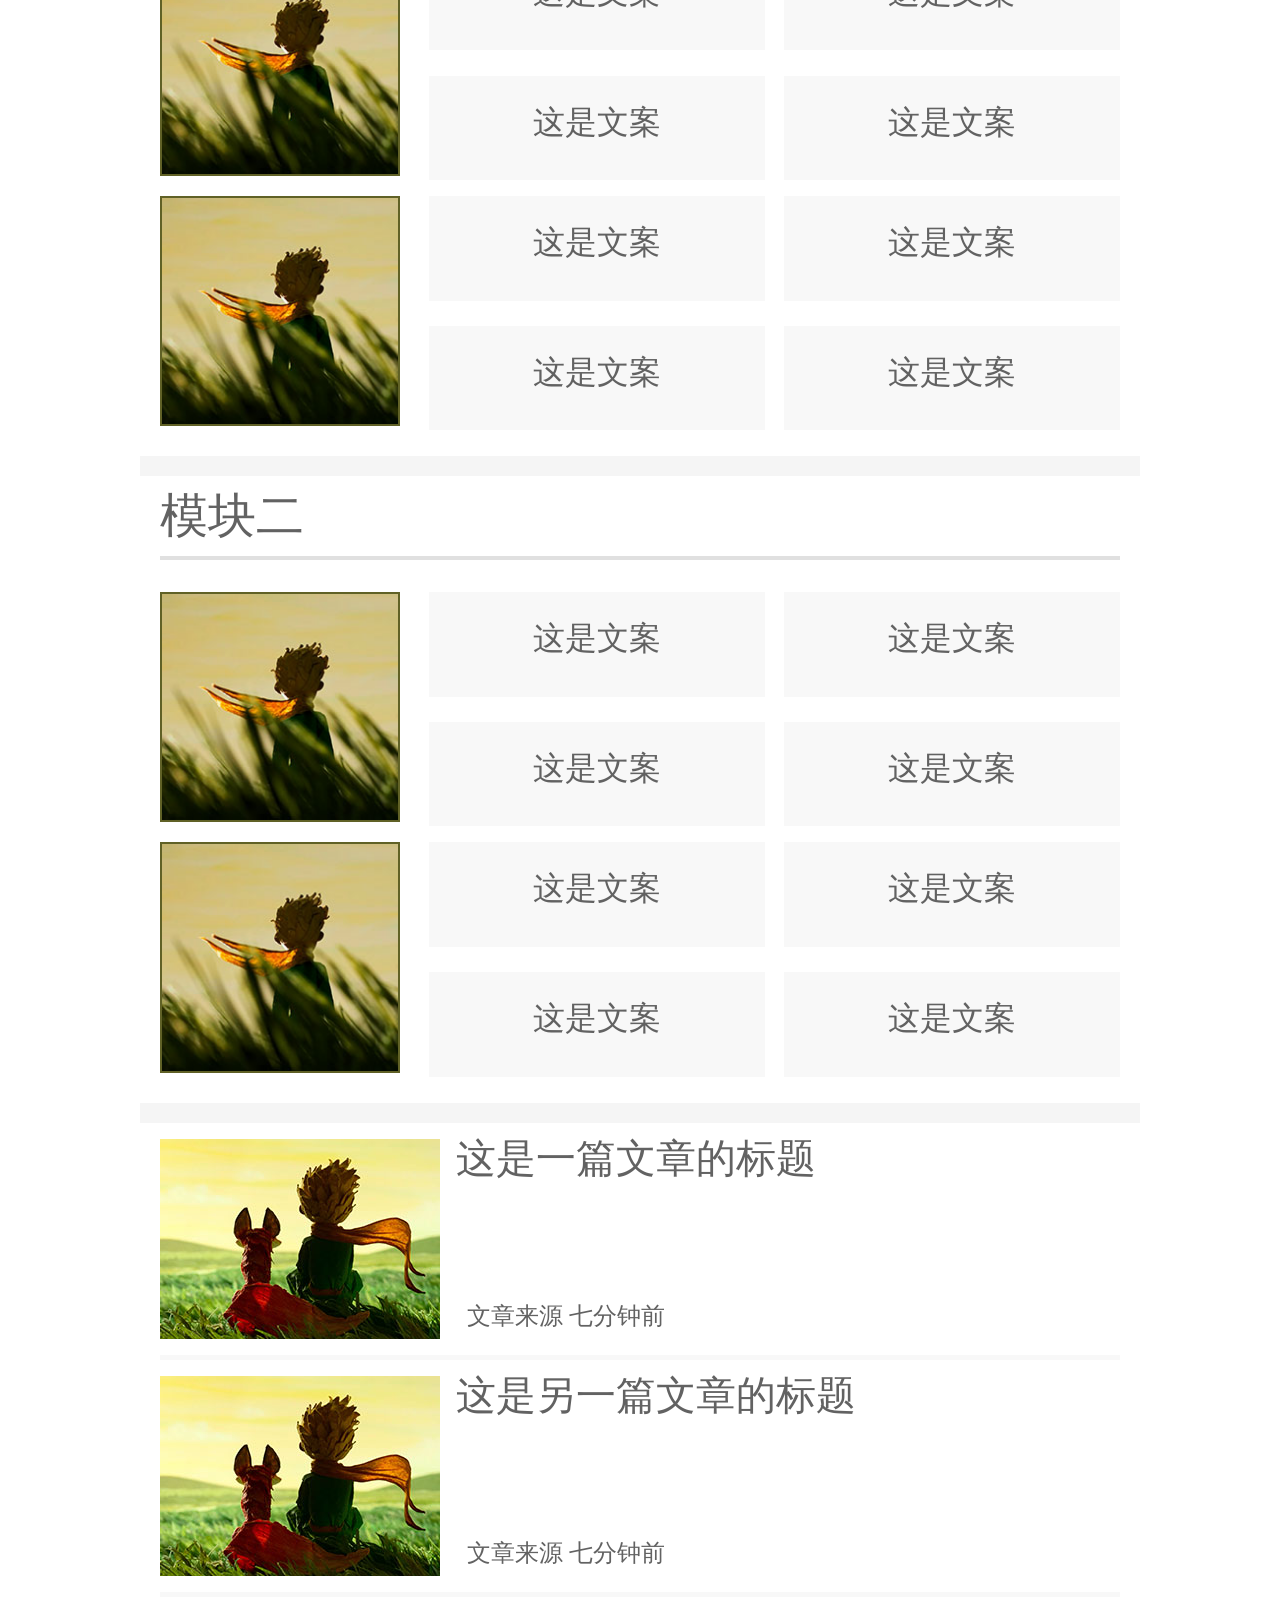
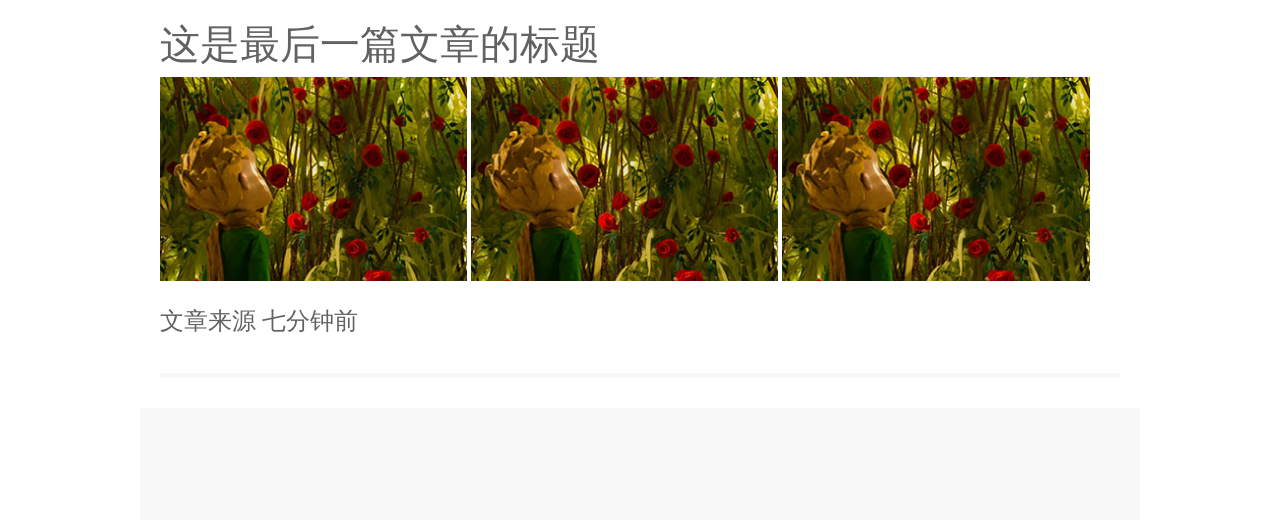
<file: task1-11.html>
<!DOCTYPE html>
<html>
<head>
    <meta charset="utf-8" />
    <meta name="viewport" content="width=device-width" />
    <title>H11 | 移动Web页面</title>
    <link href="style/task1-11.css" rel="stylesheet" type="text/css" />
</head>
<body>
<header>
    <div class="page-title">
        <a href="">&lt;返回</a>
        <h1>MayBe</h1>
    </div>
    <nav>
        <ul class="clearfix">
            <li><a href="">导航</a></li>
            <li><a href="">导航</a></li>
            <li><a href="">导航</a></li>
            <li><a href="">导航</a></li>
            <li><a href="">导航</a></li>
        </ul>
    </nav>
</header>
<main>
    <img src="image/task_1_11_1.jpg" alt="小王子" title="小王子与狐狸" />
    <section class="five-three">
        <section class="five-image clearfix">
            <div><a href=""><img src="image/task_1_11_2.png" /><p>标签</p></a></div>
            <div><a href=""><img src="image/task_1_11_2.png" /><p>标签</p></a></div>
            <div><a href=""><img src="image/task_1_11_2.png" /><p>标签</p></a></div>
            <div><a href=""><img src="image/task_1_11_2.png" /><p>标签</p></a></div>
            <div><a href=""><img src="image/task_1_11_2.png" /><p>标签</p></a></div>

        </section>
        <section class="three-image clearfix">
            <div><a><img src="image/task_1_11_3.jpg" /><h2>分栏一</h2><h3>分栏小标题</h3></a></div>
            <div><a><img src="image/task_1_11_3.jpg" /><h2>分栏二</h2><h3>分栏小标题</h3></a></div>
            <div><a><img src="image/task_1_11_4.jpg" /><h2>分栏三</h2><h3>分栏小标题</h3></a></div>
        </section>
    </section>
    <section class="module">
        <h2>模块一</h2>
        <div class="clearfix">
            <img src="image/task_1_11_5.jpg" />
            <span>这是文案</span>
            <span>这是文案</span>
            <span>这是文案</span>
            <span>这是文案</span>
        </div>
        <div class="clearfix">
            <img src="image/task_1_11_5.jpg" />
            <span>这是文案</span>
            <span>这是文案</span>
            <span>这是文案</span>
            <span>这是文案</span>
        </div>
    </section>
    <section class="module">
        <h2>模块二</h2>
        <div class="clearfix">
            <img src="image/task_1_11_5.jpg" />
            <span>这是文案</span>
            <span>这是文案</span>
            <span>这是文案</span>
            <span>这是文案</span>
        </div>
        <div class="clearfix">
            <img src="image/task_1_11_5.jpg" />
            <span>这是文案</span>
            <span>这是文案</span>
            <span>这是文案</span>
            <span>这是文案</span>
        </div>
    </section>
    <section class="module-three">
        <div class="article-one clearfix">
            <img src="image/task_1_11_6.jpg" />
            <h2>这是一篇文章的标题</h2>
            <p><span>文章来源 </span><span>七分钟前</span></p>
        </div>
        <div class="article-two clearfix">
            <img src="image/task_1_11_6.jpg" />
            <h2>这是另一篇文章的标题</h2>
            <p><span>文章来源 </span><span>七分钟前</span></p>
        </div>
        <div class="article-three">
            <h2>这是最后一篇文章的标题</h2>
            <img src="image/task_1_11_7.jpg" />
            <img src="image/task_1_11_7.jpg" />
            <img src="image/task_1_11_7.jpg" />
            <p><span>文章来源 </span><span>七分钟前</span></p>
        </div>
    </section>
</main>
<footer>

</footer>
</body>
</html>
</file>
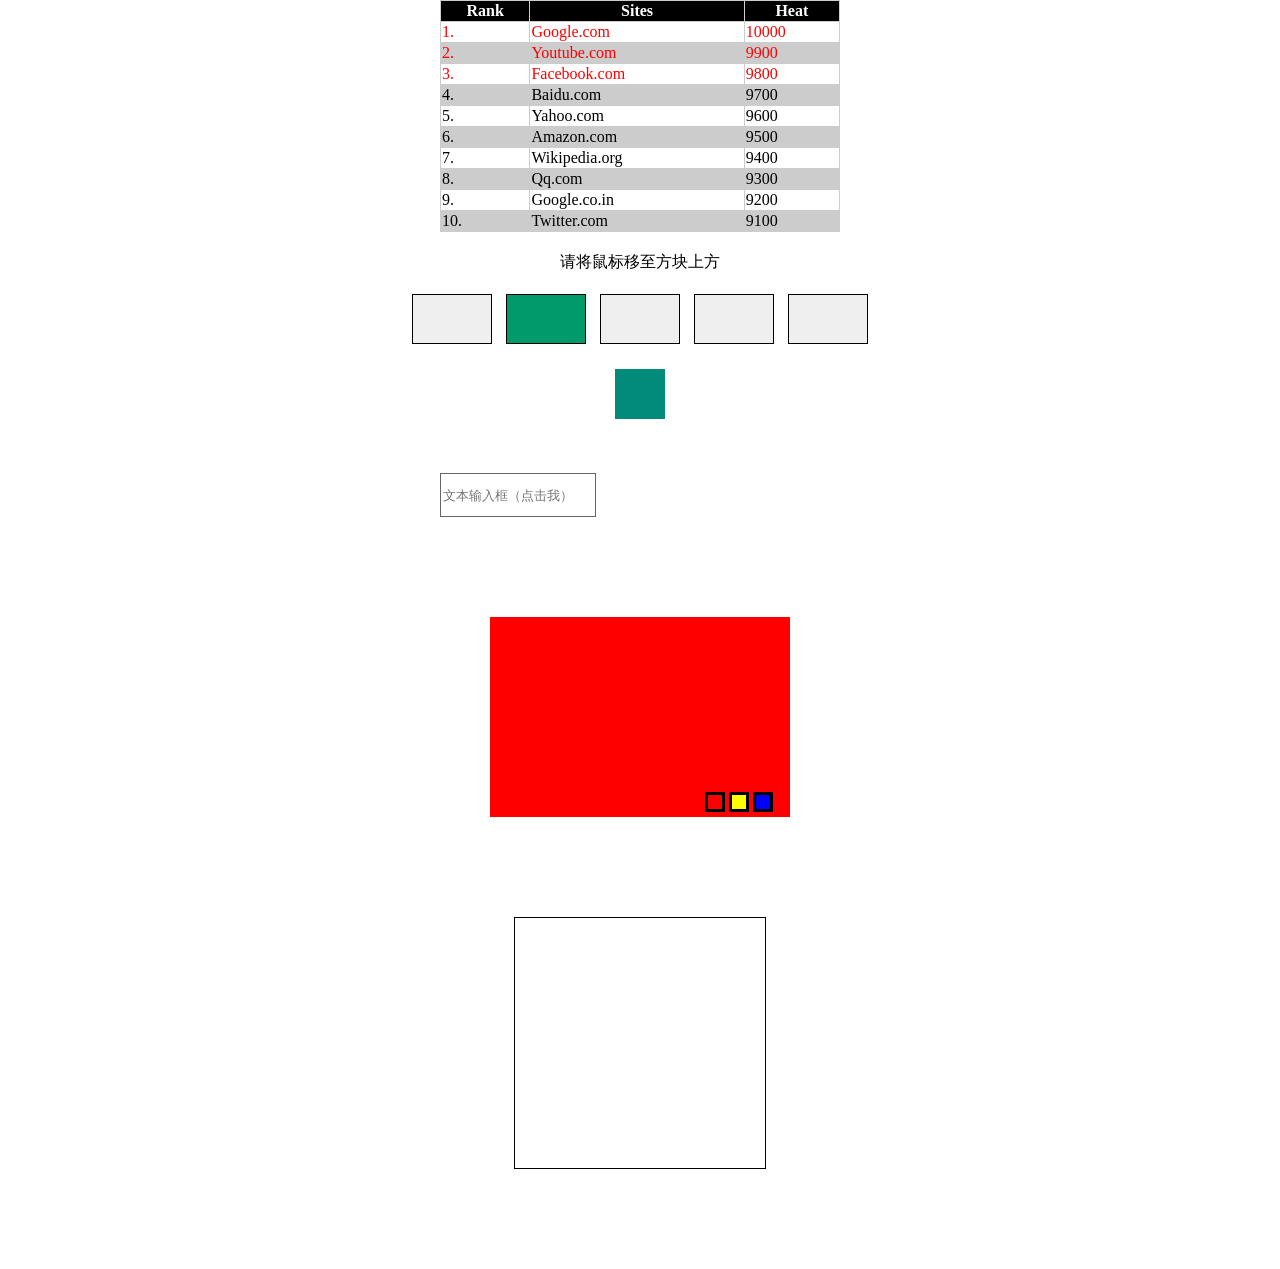
<file: task1-12.html>
<!DOCTYPE html>
<html>
<head>
    <meta charset="utf-8" />
    <title>H12 | 学习CSS 3的新特性</title>
    <link rel="stylesheet" type="text/css" href="style/task1-12.css" />
</head>
<body>
<table>
    <tr><th>Rank</th><th>Sites</th><th>Heat</th></tr>
    <tr><td>1.</td><td>Google.com</td><td>10000</td></tr>
    <tr><td>2.</td><td>Youtube.com</td><td>9900</td></tr>
    <tr><td>3.</td><td>Facebook.com</td><td>9800</td></tr>
    <tr><td>4.</td><td>Baidu.com</td><td>9700</td></tr>
    <tr><td>5.</td><td>Yahoo.com</td><td>9600</td></tr>
    <tr><td>6.</td><td>Amazon.com</td><td>9500</td></tr>
    <tr><td>7.</td><td>Wikipedia.org</td><td>9400</td></tr>
    <tr><td>8.</td><td>Qq.com</td><td>9300</td></tr>
    <tr><td>9.</td><td>Google.co.in</td><td>9200</td></tr>
    <tr><td>10.</td><td>Twitter.com</td><td>9100</td></tr>
</table>

<div class="btns-1">
    <p>请将鼠标移至方块上方</p>
    <input type="button" class="box-1" />
    <input type="button" class="box-2" />
    <input type="button" class="box-3" />
    <input type="button" class="box-4" />
    <input type="button" class="box-5" />
</div>

<div class="btns-2">
    <a class="link-1"><span>回到顶部</span></a>
</div>

<form method="post" action="text.php">
    <input type="text" placeholder="文本输入框（点击我）" class="my-text" />
</form>

<div is="bigbox" class="bigbox">
    <div id="box" class="clearfix">
        <div id="box1"></div>
        <div id="box2"></div>
        <div id="box3"></div>
    </div>
    <div class="box-link">
        <a href="#bigbox" id="link1"></a>
        <a href="#bigbox" id="link2"></a>
        <a href="#bigbox" id="link3"></a>
    </div>
</div>

<div class="big-box">
    <div class="small-box"></div>
</div>
</body>
</html>
</file>
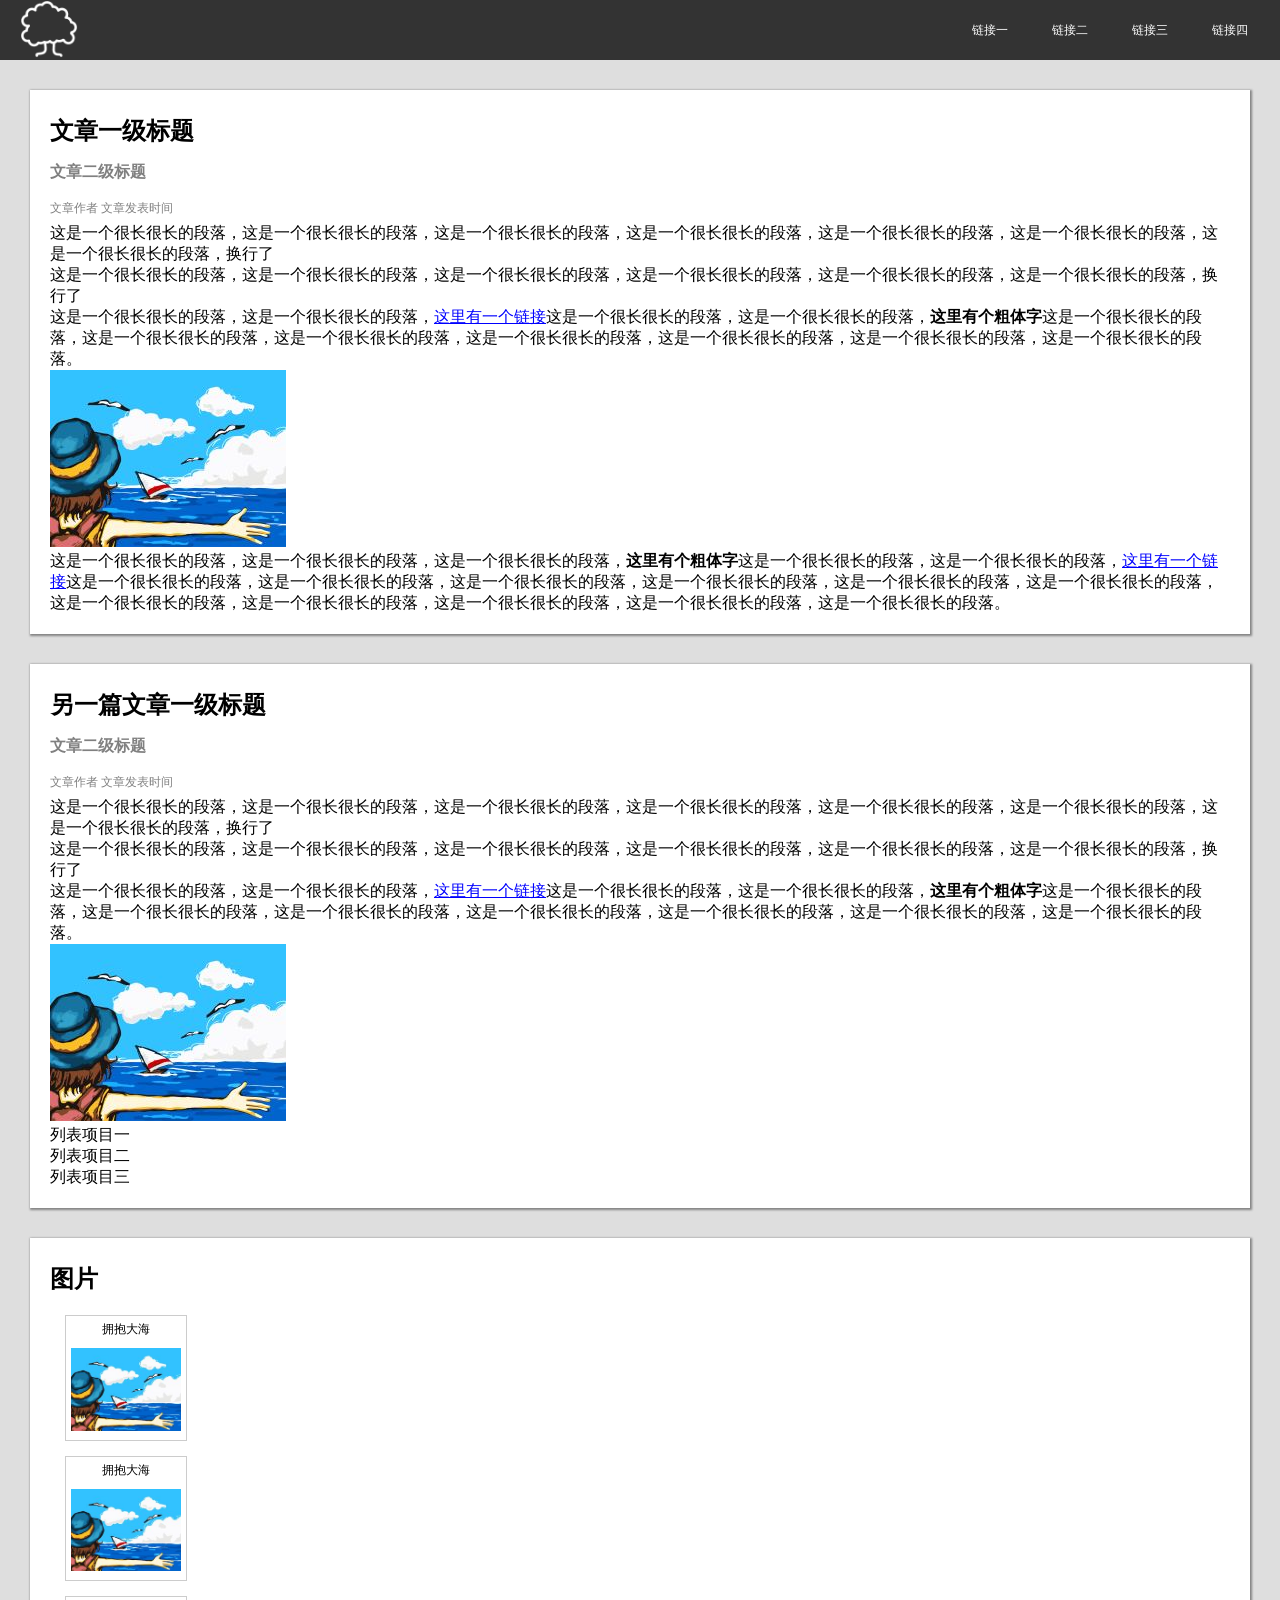
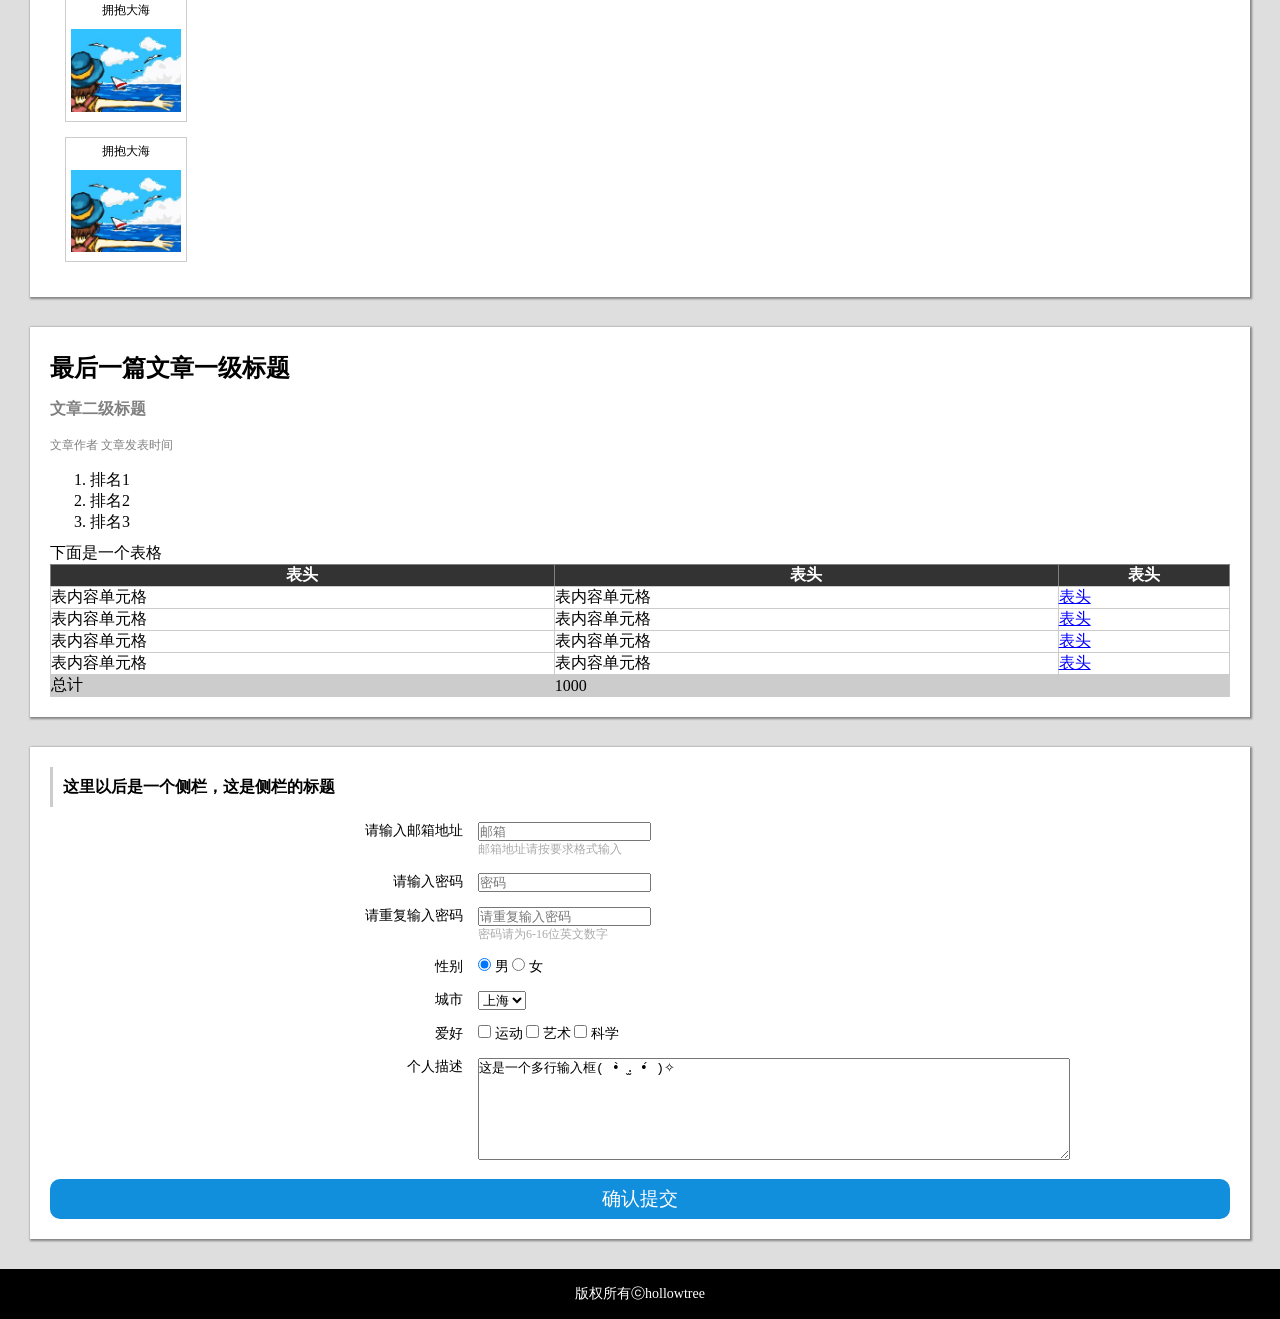
<file: task1-2.html>
<!DOCTYPE html>
<html>
<head>
    <meta charset="utf-8" />
    <title>H01 | 纯HTML编码</title>
    <link rel="stylesheet" href="style/task1-2.css" type="text/css">
</head>
<body>

<header role="banner">
    <a href="#"><img src="image/task_1_02_1.png" /></a>
    <nav role="navigation">
        <ul>
            <li><a href="#">链接一</a></li>
            <li><a href="#">链接二</a></li>
            <li><a href="#">链接三</a></li>
            <li><a href="#">链接四</a></li>
        </ul>
    </nav>
</header>

<main role="main">
    <article>
        <h2>文章一级标题</h2>
        <h3>文章二级标题</h3>
        <span class="auther">文章作者 </span><span class="aTime">文章发表时间</span>
        <p>这是一个很长很长的段落，这是一个很长很长的段落，这是一个很长很长的段落，这是一个很长很长的段落，这是一个很长很长的段落，这是一个很长很长的段落，这是一个很长很长的段落，换行了<br />这是一个很长很长的段落，这是一个很长很长的段落，这是一个很长很长的段落，这是一个很长很长的段落，这是一个很长很长的段落，这是一个很长很长的段落，换行了<br />这是一个很长很长的段落，这是一个很长很长的段落，<a href="#">这里有一个链接</a>这是一个很长很长的段落，这是一个很长很长的段落，<strong>这里有个粗体字</strong>这是一个很长很长的段落，这是一个很长很长的段落，这是一个很长很长的段落，这是一个很长很长的段落，这是一个很长很长的段落，这是一个很长很长的段落，这是一个很长很长的段落。</p>
        <img src="image/task_1_01.jpg" alt="面向大海" />
        <p>这是一个很长很长的段落，这是一个很长很长的段落，这是一个很长很长的段落，<strong>这里有个粗体字</strong>这是一个很长很长的段落，这是一个很长很长的段落，<a href="#">这里有一个链接</a>这是一个很长很长的段落，这是一个很长很长的段落，这是一个很长很长的段落，这是一个很长很长的段落，这是一个很长很长的段落，这是一个很长很长的段落，这是一个很长很长的段落，这是一个很长很长的段落，这是一个很长很长的段落，这是一个很长很长的段落，这是一个很长很长的段落。</p>
    </article>
    <article>
        <h2>另一篇文章一级标题</h2>
        <h3>文章二级标题</h3>
        <span class="auther">文章作者 </span><span class="aTime">文章发表时间</span>
        <p>这是一个很长很长的段落，这是一个很长很长的段落，这是一个很长很长的段落，这是一个很长很长的段落，这是一个很长很长的段落，这是一个很长很长的段落，这是一个很长很长的段落，换行了<br />这是一个很长很长的段落，这是一个很长很长的段落，这是一个很长很长的段落，这是一个很长很长的段落，这是一个很长很长的段落，这是一个很长很长的段落，换行了<br />这是一个很长很长的段落，这是一个很长很长的段落，<a href="#">这里有一个链接</a>这是一个很长很长的段落，这是一个很长很长的段落，<strong>这里有个粗体字</strong>这是一个很长很长的段落，这是一个很长很长的段落，这是一个很长很长的段落，这是一个很长很长的段落，这是一个很长很长的段落，这是一个很长很长的段落，这是一个很长很长的段落。</p>
        <img src="image/task_1_01.jpg" alt="面向大海" />
        <ul>
            <li>列表项目一</li>
            <li>列表项目二</li>
            <li>列表项目三</li>
        </ul>
    </article>
    <article>
        <h2>图片</h2>
        <dl>
            <dt></dt>
            <dd><span>拥抱大海</span><img src="image/task_1_01.jpg" alt="面向大海" /></dd>
            <dd><span>拥抱大海</span><img src="image/task_1_01.jpg" alt="面向大海" /></dd>
            <dd><span>拥抱大海</span><img src="image/task_1_01.jpg" alt="面向大海" /></dd>
            <dd><span>拥抱大海</span><img src="image/task_1_01.jpg" alt="面向大海" /></dd>
        </dl>
    </article>
    <article>
        <h2>最后一篇文章一级标题</h2>
        <h3>文章二级标题</h3>
        <span class="auther">文章作者 </span><span class="aTime">文章发表时间</span>
        <ol>
            <li>排名1</li>
            <li>排名2</li>
            <li>排名3</li>
        </ol>
        <p>下面是一个表格</p>
        <table border="1">
            <tr><th>表头</th><th>表头</th><th>表头</th></tr>
            <tr><td>表内容单元格</td><td>表内容单元格</td><td><a href="#">表头</a></td></tr>
            <tr><td>表内容单元格</td><td>表内容单元格</td><td><a href="#">表头</a></td></tr>
            <tr><td>表内容单元格</td><td>表内容单元格</td><td><a href="#">表头</a></td></tr>
            <tr><td>表内容单元格</td><td>表内容单元格</td><td><a href="#">表头</a></td></tr>
            <tr class="buttomTable"><td>总计</td><td colspan="2">1000</td></tr>
        </table>
    </article>
</main>

<aside role="complementary">
    <h4>这里以后是一个侧栏，这是侧栏的标题</h4>
    <!--<h2>侧栏注册窗口标题</h2>-->
    <form action="save.php" method="post">
        <div>
            <label class="tips">请输入邮箱地址</label>

            <input type="text" placeholder="邮箱" />
            <p>邮箱地址请按要求格式输入</p>
        </div>

        <div>
            <label class="tips">请输入密码</label>
            <input type="password" placeholder="密码" />
        </div>

        <div>
            <label class="tips">请重复输入密码</label>
            <input type="password" placeholder="请重复输入密码" />
            <p>密码请为6-16位英文数字</p>
        </div>
    </form>

    <form action="save.php" method="post">
        <!--同一组的单选按钮，name 取值一定要一致，这样同一组的单选按钮才可以起到单选的作用。-->
        <div>
            <label class="tips">性别</label>
            <!--value提交数据到服务器的值；checked默认被选中-->

            <input type="radio" value="male" name="sex" checked="checked" />
            <label>男</label>
            <input type="radio" value="female" name="sex" />
            <label>女</label>
        </div>

    </form>
    <form action="save.php" method="post">
        <div>
            <label class="tips">城市</label>
            <select>
                <option value="北京">北京</option>
                <option value="上海" selected="selected">上海</option>
                <option value="广州">广州</option>
            </select>
        </div>
    </form>
    <form action="save.php" method="post">
        <div>
            <label class="tips">爱好</label>
            <input type="checkbox" value="sport" name="hobby" />
            <label>运动</label>
            <input type="checkbox" value="art" name="hobby" />
            <label>艺术</label>
            <input type="checkbox" value="science" name="hobby" />
            <label>科学</label>
        </div>
    </form>
    <form action="save.php" method="post">
        <div>
            <label class="tips">个人描述</label>

            <textarea rows="2" cols="20" >这是一个多行输入框( •̀ .̫ •́ )✧</textarea>
        </div>
    </form>
    <input type="button" class="submitButton" value="确认提交" />
</aside>


<footer role="contentinfo">
    <p>版权所有ⓒhollowtree</p>
</footer>

</body>
</html>
</file>
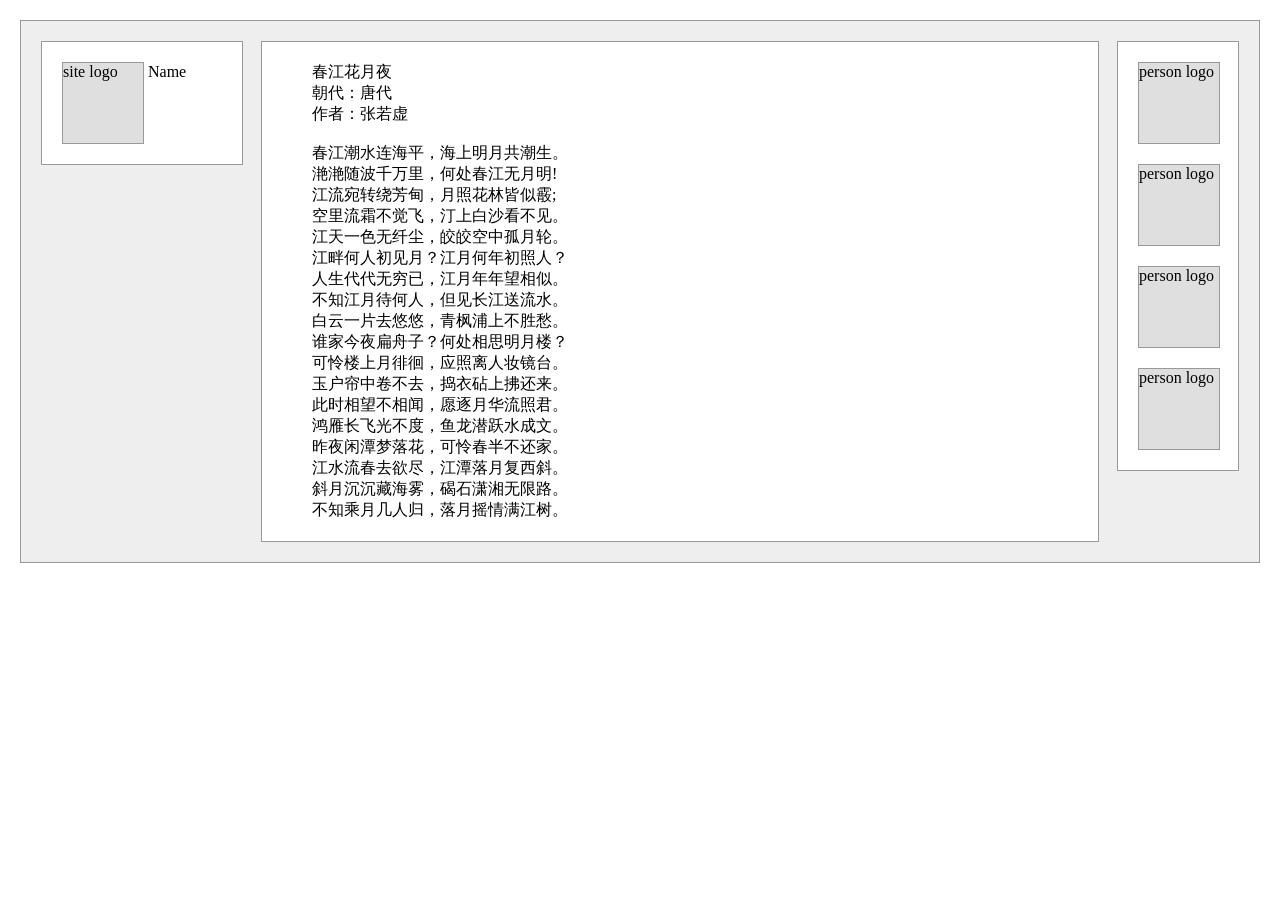
<file: task1-3.html>
<!DOCTYPE html>

<html lang="en" xmlns="http://www.w3.org/1999/xhtml">
<head>
    <meta charset="utf-8" />
    <title>H03 | 三栏式布局</title>
    <link href="style/task1-3.css" rel="stylesheet" type="text/css" />
</head>
<body>
<div class="box clearfix">
<!--<div class="main_wrapper">-->
    <div class="left-box">
        <div class="team-logo">site logo</div>
        <span>Name</span>
    </div>

    <div class="right-box">
        <div class="person-logo">person logo</div>
        <div class="person-logo">person logo</div>
        <div class="person-logo">person logo</div>
        <div class="person-logo">person logo</div>
    </div>
    <div class="center-box">
        <p>
            春江花月夜                    <br />
            朝代：唐代                    <br />
            作者：张若虚                  <br /><br />
            春江潮水连海平，海上明月共潮生。<br />
            滟滟随波千万里，何处春江无月明! <br />
            江流宛转绕芳甸，月照花林皆似霰; <br />
            空里流霜不觉飞，汀上白沙看不见。<br />
            江天一色无纤尘，皎皎空中孤月轮。<br />
            江畔何人初见月？江月何年初照人？<br />
            人生代代无穷已，江月年年望相似。<br />
            不知江月待何人，但见长江送流水。<br />
            白云一片去悠悠，青枫浦上不胜愁。<br />
            谁家今夜扁舟子？何处相思明月楼？<br />
            可怜楼上月徘徊，应照离人妆镜台。<br />
            玉户帘中卷不去，捣衣砧上拂还来。<br />
            此时相望不相闻，愿逐月华流照君。<br />
            鸿雁长飞光不度，鱼龙潜跃水成文。<br />
            昨夜闲潭梦落花，可怜春半不还家。<br />
            江水流春去欲尽，江潭落月复西斜。<br />
            斜月沉沉藏海雾，碣石潇湘无限路。<br />
            不知乘月几人归，落月摇情满江树。<br />
        </p>
    </div>
</div>
</body>
</html>
</file>
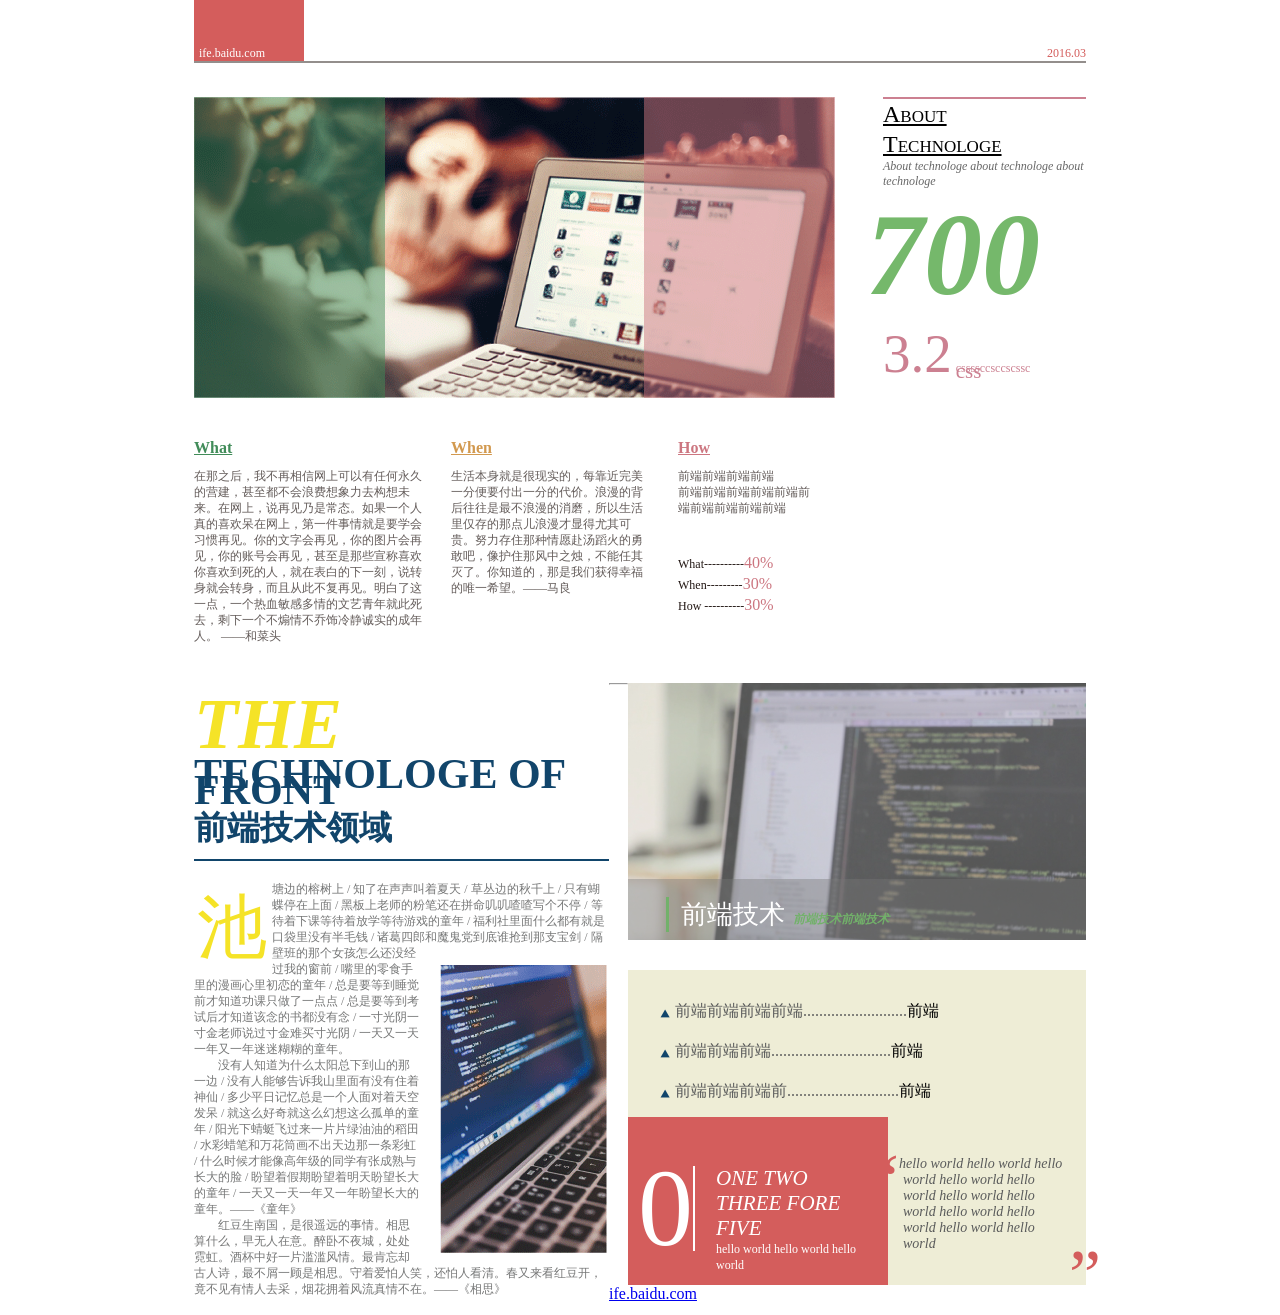
<file: task1-6.html>
<!DOCTYPE html>
<html lang="utf-8" xmlns="http://www.w3.org/1999/xhtml">
<head>
    <meta charset="utf-8" />
    <title>H06 | 通过HTML及CSS模拟报纸排版</title>
    <link rel="stylesheet" type="text/css" href="style/task1-6.css" />
</head>
<body>
    <!--头部-->
    <div class="header">
        <div class="header-link"><a href="http://ife.baidu.com" target="_blank" >ife.baidu.com</a></div>
        <time class="header-time">2016.03</time>
        <hr class="header-line" />
    </div>
        <!--内容上部分-->
        <div class="page-top clearfix">
            <div class="image">
                <img src="image/task_1_06_1.png" alt="" class="image1"/>
                <div class="front-green-box"></div>
                <div class="front-red-box"></div>
            </div>
            <div class="about">
                <hr class="about-line"/>
                <p class="about-upper">About</p>
                <p class="about-upper">Technologe</p>
                <p class="about-lower">About technologe about technologe about technologe</p>
                <p class="about-700">700</p>
                <span class="about-32">3.2</span>
                <span class="about-css">css</span>
                <span class="about-csss">cssssccsccscssc</span>
            </div>
            <div class="wwh">
                <div class="wwh-what">
                    <a href="" target="_blank" class="what">What</a>
                    <p class="saying">在那之后，我不再相信网上可以有任何永久的营建，甚至都不会浪费想象力去构想未来。在网上，说再见乃是常态。如果一个人真的喜欢呆在网上，第一件事情就是要学会习惯再见。你的文字会再见，你的图片会再见，你的账号会再见，甚至是那些宣称喜欢你喜欢到死的人，就在表白的下一刻，说转身就会转身，而且从此不复再见。明白了这一点，一个热血敏感多情的文艺青年就此死去，剩下一个不煽情不乔饰冷静诚实的成年人。 ——和菜头</p>
                    
                </div>
                <div class="wwh-when">
                    <a href="" target="_blank" class="when">When</a>
                    <p class="saying">生活本身就是很现实的，每靠近完美一分便要付出一分的代价。浪漫的背后往往是最不浪漫的消磨，所以生活里仅存的那点儿浪漫才显得尤其可贵。努力存住那种情愿赴汤蹈火的勇敢吧，像护住那风中之烛，不能任其灭了。你知道的，那是我们获得幸福的唯一希望。——马良</p>
                </div>
                <div class="wwh-how">
                    <a href="" target="_blank" class="how">How</a>
                    <p class="saying">前端前端前端前端</p>
                    <p class="saying">前端前端前端前端前端前端前端前端前端前端</p><br /><br />
                    <p class="three-what">What----------<span class="wwh-percent">40%</span></p>
                    <p class="three-what">When---------<span class="wwh-percent">30%</span></p>
                    <p class="three-what">How ----------<span class="wwh-percent">30%</span></p>
                </div>
            </div>
        </div>
        <!--内容下部分-->
        <div class="page-bottom clearfix">
            <div class="article">
                <h2 class="page-title"><span class="page-title-front">THE</span> TECHNOLOGE OF FRONT</h2>
                <h3 class="page-subtitle">前端技术领域</h3>
                <hr class="article-line"/>

                <p class="childhood">池塘边的榕树上 / 知了在声声叫着夏天 / 草丛边的秋千上 / 只有蝴蝶停在上面 / 黑板上老师的粉笔还在拼命叽叽喳喳写个不停 / 等待着下课等待着放学等待游戏的童年 / 福利社里面什么都有就是口袋里没有半毛钱 / 诸葛四郎和魔鬼党到底谁抢到那支宝剑 /<img src="image/task_1_06_4.png" alt="" class="image4" /> 隔壁班的那个女孩怎么还没经过我的窗前 / 嘴里的零食手里的漫画心里初恋的童年 / 总是要等到睡觉前才知道功课只做了一点点 / 总是要等到考试后才知道该念的书都没有念 / 一寸光阴一寸金老师说过寸金难买寸光阴 / 一天又一天一年又一年迷迷糊糊的童年。</p>

                <p class="childhood-none">没有人知道为什么太阳总下到山的那一边 / 没有人能够告诉我山里面有没有住着神仙 / 多少平日记忆总是一个人面对着天空发呆 / 就这么好奇就这么幻想这么孤单的童年 / 阳光下蜻蜓飞过来一片片绿油油的稻田 / 水彩蜡笔和万花筒画不出天边那一条彩虹 / 什么时候才能像高年级的同学有张成熟与长大的脸 / 盼望着假期盼望着明天盼望长大的童年 / 一天又一天一年又一年盼望长大的童年。——《童年》</p>
                <p class="childhood-none">红豆生南国，是很遥远的事情。相思算什么，早无人在意。醉卧不夜城，处处霓虹。酒杯中好一片滥滥风情。最肯忘却古人诗，最不屑一顾是相思。守着爱怕人笑，还怕人看清。春又来看红豆开，竟不见有情人去采，烟花拥着风流真情不在。——《相思》</p>
            </div>
            
            <div class="right-bottom-img">
                <img src="image/task_1_06_5.png" alt="" class="image5" />
                <div class="img-tips"></div>
                <p class="img-text">前端技术<span class="img-subtext">前端技术前端技术</span></p>
            </div>
            <div class="right-bottom-text">
                <div class="rb-texts">
                    <img src="image/task_1_06_6.png" alt="" class="image6" />
                    <p><span class="rb-text">前端前端前端前端..........................</span><span class="rb-author">前端</span></p>
                    <p><span class="rb-text">前端前端前端..............................</span><span class="rb-author">前端</span></p>
                    <p><span class="rb-text">前端前端前端前............................</span><span class="rb-author">前端</span></p>
                </div>
                <p class="rb-sayhello"><span class="quotation-mark1">“</span>hello world hello world hello world hello world hello world hello world hello world hello world hello world hello world hello world <span class="quotation-mark2">”</span></p>
                <div class="rb-red-box">
                    <p class="rb-zero">0</p>
                    <p class="rb-count">ONE TWO</p>
                    <p class="rb-count">THREE FORE FIVE</p>
                    <p class="rb-hw">hello world hello world hello world </p>
                </div>
            </div>
        </div>
    <!--底部-->
    <div class="footer">
        <hr class="footer-line" />
        <div class="footer-link"><a href="http://ife.baidu.com" target="_blank">ife.baidu.com</a></div>

    </div>
</body>
</html>
</file>
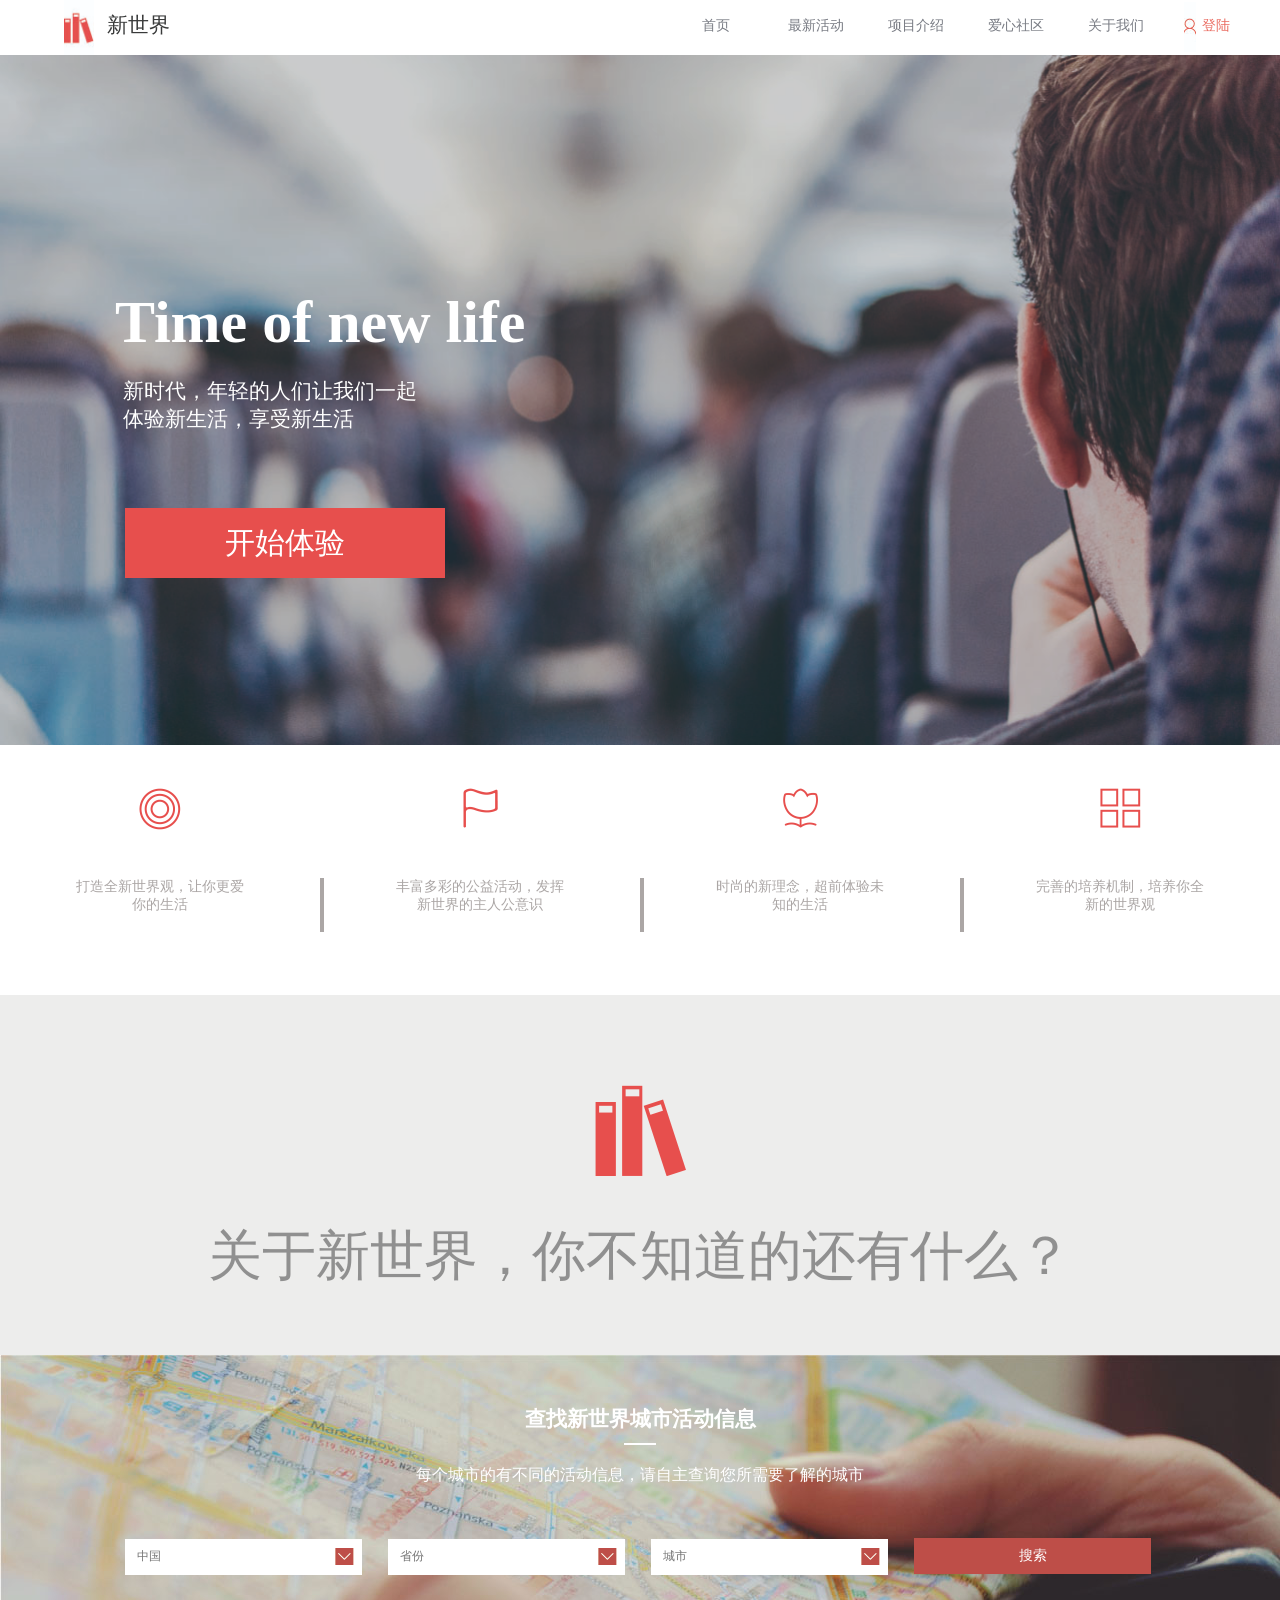
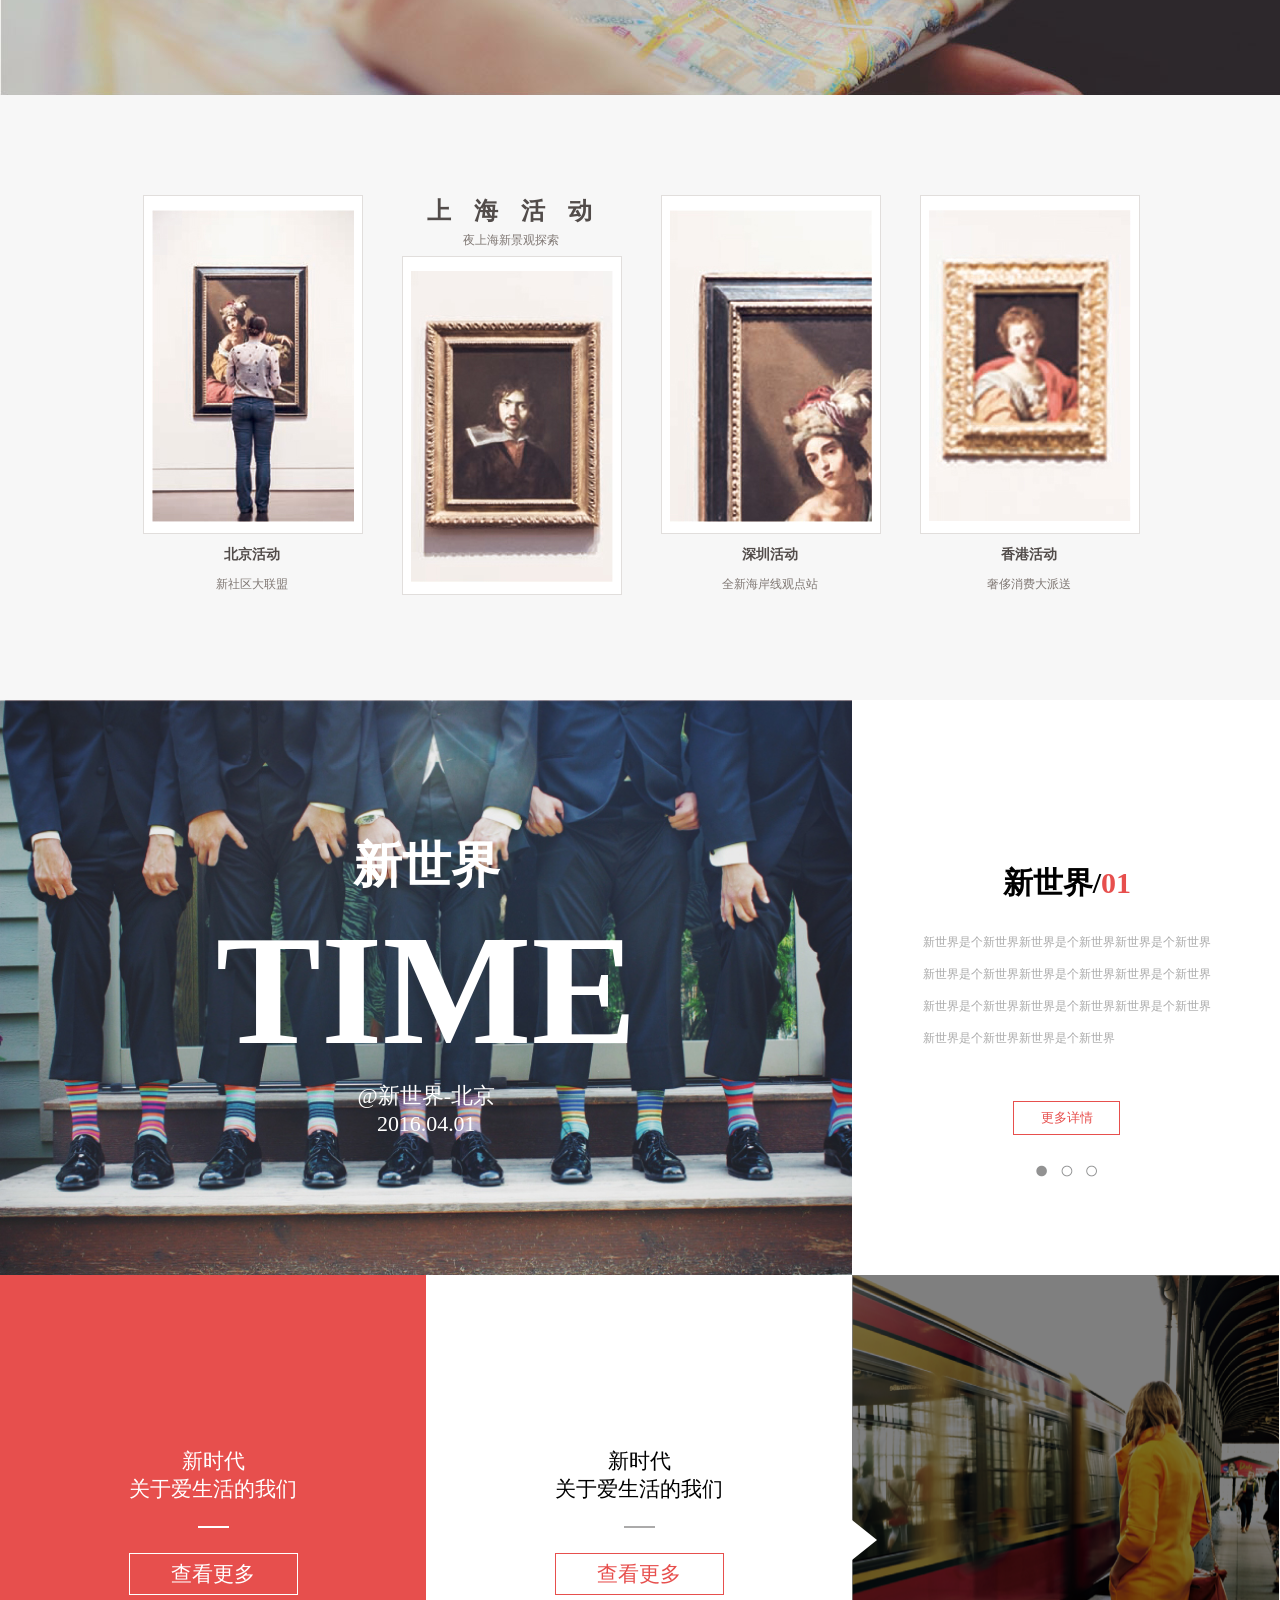
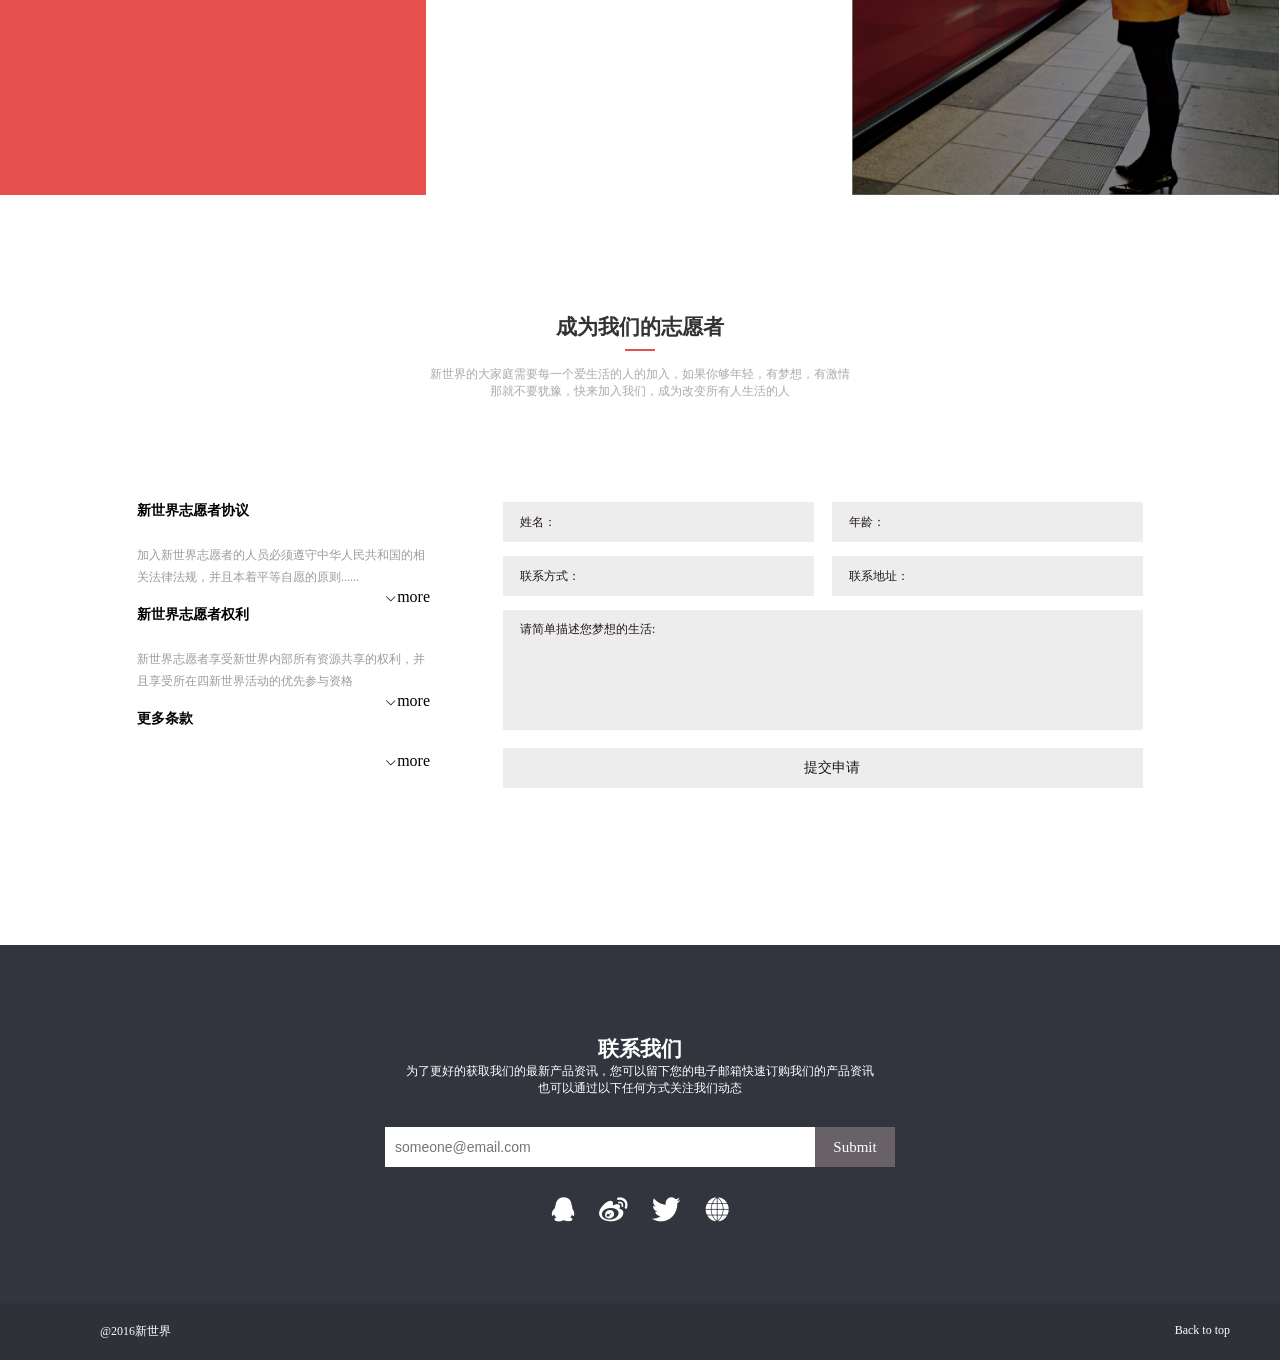
<file: task1-7.html>
<!DOCTYPE html>
<html lang="en">
<head>
    <meta charset="UTF-8">
    <title>实现常见的技术产品官网的页面架构及样式布局</title>
    <link rel="stylesheet" type="text/css" href="./style/task1-7.css">
</head>
<body>
<div class="container">
    <div class="header">
        <div class="logo"><img src="images/header_1.jpg">新世界
        </div>
        <div class="nav">
            <ul>
                <li><a href="#">首页</a></li>
                <li><a href="#">最新活动</a></li>
                <li><a href="#">项目介绍</a></li>
                <li><a href="#">爱心社区</a></li>
                <li><a href="#">关于我们</a></li>
                <li><a href="#">登陆</a></li>
            </ul>
        </div>
    </div>
    <div class="main">
        <div class="feature">
            <div class="feature-wrap">
                <div class="feature-wrap-in">
                    <h1>Time of new life</h1>
                    <p>新时代，年轻的人们让我们一起<br/>体验新生活，享受新生活</p>
                    <input type="button" value="开始体验"></input>
                </div>
            </div>
            <div class="feature-list">
                <div>
                    <p>打造全新世界观，让你更爱你的生活</p><span></span>
                </div>
                <div>
                    <p>丰富多彩的公益活动，发挥新世界的主人公意识</p><span></span>
                </div>
                <div>
                    <p>时尚的新理念，超前体验未知的生活</p><span></span>
                </div>
                <div>
                    <p>完善的培养机制，培养你全新的世界观</p>
                </div>
            </div>
        </div>
        <div class="about">
            <div class="about-up">
                <img src="images/new.png">
                <p>关于新世界，你不知道的还有什么？</p>
            </div>
            <div class="about-down">
                <h3>查找新世界城市活动信息</h3>
                <hr/>
                <p>每个城市的有不同的活动信息，请自主查询您所需要了解的城市</p>
                <div>
                    <input type="text" placeholder="中国" class="sel"></input>
                    <input type="text" placeholder="省份" class="sel"></input>
                    <!--<ul>-->
                        <!--<li>北京市</li>-->
                        <!--<li>天津市</li>-->
                        <!--<li>河北省</li>-->
                        <!--<li>陕西省</li>-->
                        <!--<li>内蒙古自治区</li>-->
                        <!--<li>辽宁省</li>-->
                    <!--</ul>-->
                    <input type="text" placeholder="城市" class="sel"></input>
                    <input type="submit" class="sub" value="搜索"></input>
                </div>
            </div>
        </div>
        <div class="show-world">
            <div class="show-top">
                <div>
                    <div><img src="images/pic_14.jpg"></div>
                    <h4>北京活动</h4>
                    <p>新社区大联盟</p>
                </div>
                <div>
                    <h4>上海活动</h4>
                    <p>夜上海新景观探索</p>
                    <div><img src="images/pic_20.jpg"></div>
                </div>
                <div>
                    <div><img src="images/pic_17.jpg"></div>
                    <h4>深圳活动</h4>
                    <p>全新海岸线观点站</p>
                </div>
                <div>
                    <div><img src="images/pic_11.jpg"></div>
                    <h4>香港活动</h4>
                    <p>奢侈消费大派送</p>
                </div>
            </div>
            <div class="show-middle">
                <div class="middle-left">
                    <h2>新世界</h2>
                    <h1>TIME</h1>
                    <p>@新世界-北京</br>2016.04.01</p>
                </div>
                <div class="middle-right">
                    <h3>新世界/<span>01</span></h3>
                    <p>新世界是个新世界新世界是个新世界新世界是个新世界新世界是个新世界新世界是个新世界新世界是个新世界新世界是个新世界新世界是个新世界新世界是个新世界新世界是个新世界新世界是个新世界</p>
                    <button>更多详情</button>
                </div>
            </div>
            <div class="show-bottom">
                <div>
                    <p>新时代</br>
                        关于爱生活的我们</p>
                    <hr/>
                    <button>查看更多</button>
                </div>
                <div>
                    <p>新时代</br>
                        关于爱生活的我们</p>
                    <hr/>
                    <button>查看更多</button>
                </div>
                <div>
                    <div><span></span></div>
                </div>
            </div>
            
        </div>
        <div class="volunteer">
            <div class="title">
                <h3>成为我们的志愿者</h3>
                <hr/>
                <p>新世界的大家庭需要每一个爱生活的人的加入，如果你够年轻，有梦想，有激情那就不要犹豫，快来加入我们，成为改变所有人生活的人</p>
            </div>
            <div class="v-sign">
                <div class="agreement">
                    <h5>新世界志愿者协议</h5>
                    <p>加入新世界志愿者的人员必须遵守中华人民共和国的相关法律法规，并且本着平等自愿的原则......</p>
                    <span>more</span>
                    <h5>新世界志愿者权利</h5>
                    <p>新世界志愿者享受新世界内部所有资源共享的权利，并且享受所在四新世界活动的优先参与资格</p>
                    <span>more</span>
                    <h5>更多条款</h5>
                    <span>more</span>
                </div>
                <div class="form-list">
                    <input type="text" value="姓名：">
                    <input type="text" value="年龄：">
                    <input type="text" value="联系方式：">
                    <input type="text" value="联系地址：">
                    <textarea ></textarea>
                    <span>请简单描述您梦想的生活:</span>
                    <input type="submit" value="提交申请">
                </div>
            </div>
        </div>
    </div>
    <div class="footer">
        <div class="contact">
            <h3>联系我们</h3>
            <p>为了更好的获取我们的最新产品资讯，您可以留下您的电子邮箱快速订购我们的产品资讯<br/>也可以通过以下任何方式关注我们动态</p>
            <div>
                <input type="text" class="e-m" placeholder="someone@email.com"></input>
                <input type="submit" class="sub"></input>
            </div>

            <ul>
                <li><a href="#"><img src="images/qq.png"></a></li>
                <li><a href="#"><img src="images/weibo.png"></a></li>
                <li><a href="#"><img src="images/twitter.png"></a></li>
                <li><a href="#"><img src="images/web.png"></a></li>
            </ul>
        </div>
        <div class="footer-bottom">
            <div class="fb-left">@2016新世界</div>
            <div class="back-to-top">Back to top</div>
        </div>
    </div>
</div>
</body>
</html>
</file>
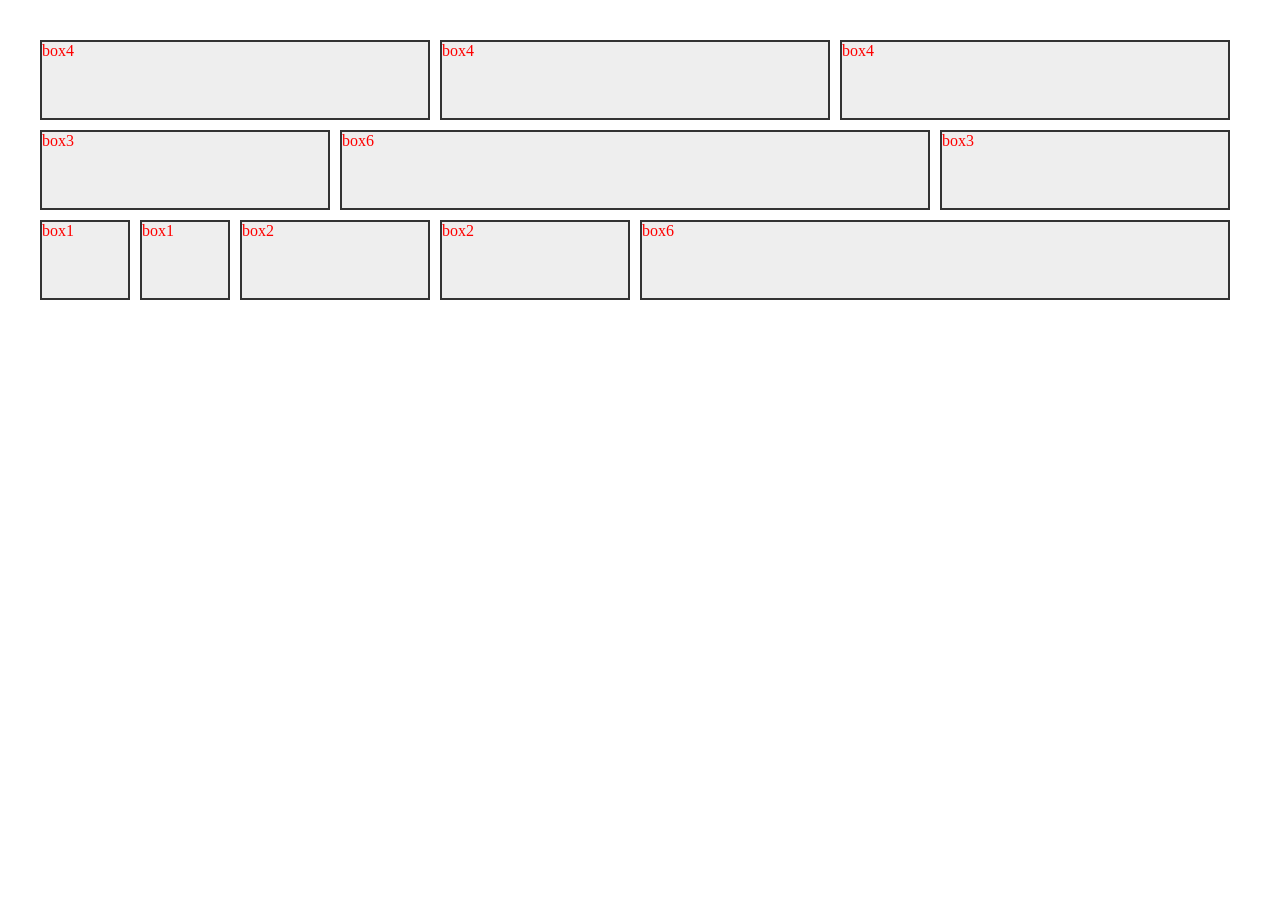
<file: task1-8.html>
<!DOCTYPE html>
<html>
<head>
    <meta charset="utf-8" />
    <title>H08 | 响应式网格（栅格化）布局</title>
    <link rel="stylesheet" type="text/css" href="style/task1-8.css" />
</head>
<body>
<div class="box4 box06"><span class="num">box4</span><span class="num-zero">box06</span></div>
<div class="box4 box06"><span class="num">box4</span><span class="num-zero">box06</span></div>
<div class="box4 box12"><span class="num">box4</span><span class="num-zero">box12</span></div>
<div class="box3 box03"><span class="num">box3</span><span class="num-zero">box03</span></div>
<div class="box6 box06"><span class="num">box6</span><span class="num-zero">box06</span></div>
<div class="box3 box03"><span class="num">box3</span><span class="num-zero">box03</span></div>
<div class="box1 box02"><span class="num">box1</span><span class="num-zero">box02</span></div>
<div class="box1 box02"><span class="num">box1</span><span class="num-zero">box02</span></div>
<div class="box2 box08"><span class="num">box2</span><span class="num-zero">box08</span></div>
<div class="box2 box03"><span class="num">box2</span><span class="num-zero">box03</span></div>
<div class="box6 box03"><span class="num">box6</span><span class="num-zero">box03</span></div>
</body>
</html>
</file>
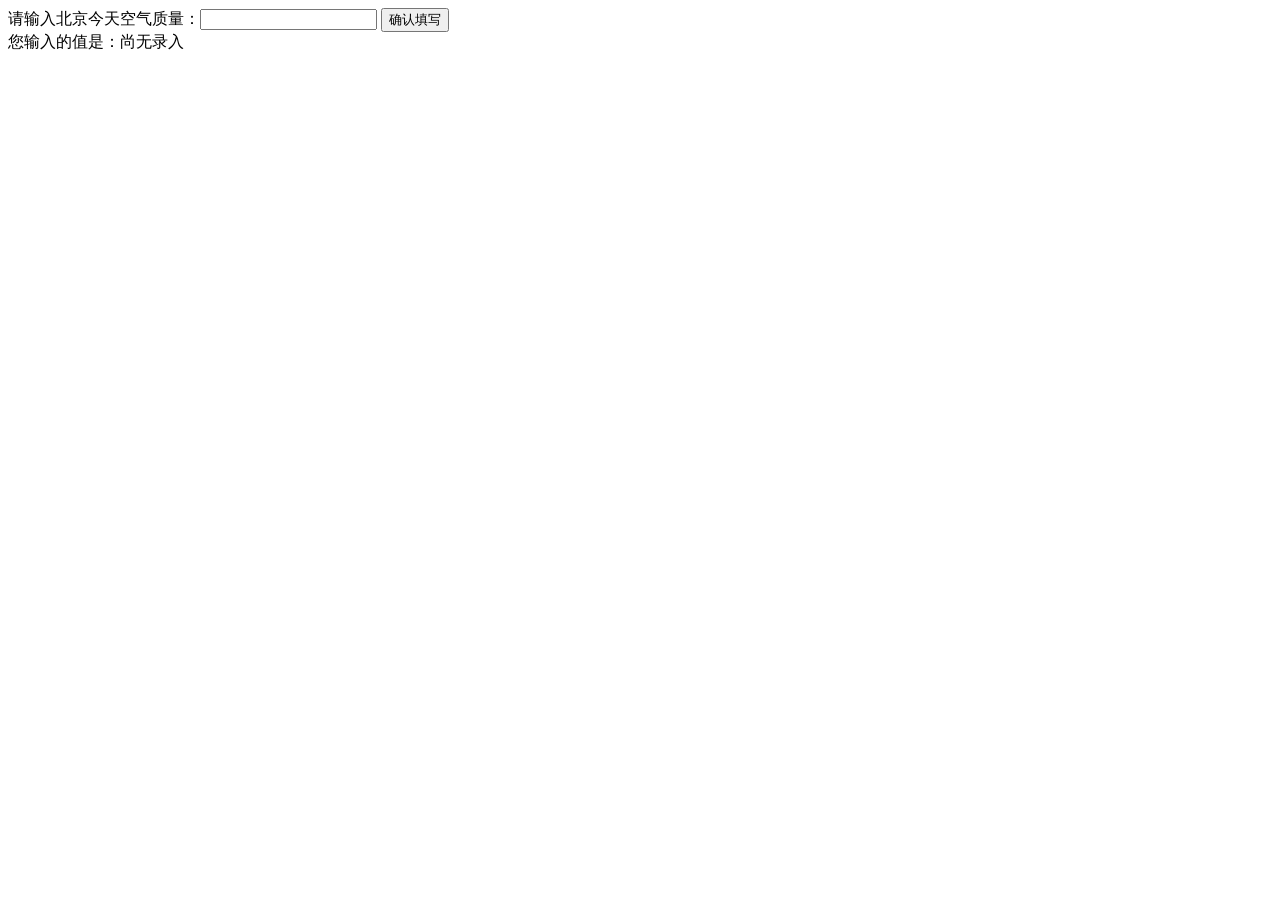
<file: task2-13.html>
<!DOCTYPE html>
<html>
<head>
    <meta charset="utf-8">
    <title>J13 | IFE JavaScript</title>
</head>
<body>
<label>请输入北京今天空气质量：<input id="aqi-input" type="text"></label>
<button id="button">确认填写</button>

<div>您输入的值是：<span id="aqi-display">尚无录入</span></div>

<script type="text/javascript">
    /*
     在注释下方写下代码
     给按钮button绑定一个点击事件
     在事件处理函数中
     获取aqi-input输入的值，并显示在aqi-display中
     */
    (function () {
        //获取各个表单的数据
        var btn = document.getElementById("button");
        var num = document.getElementById("aqi-input");
        var disNum = document.getElementById("aqi-display");
        //判断是否有输入并进行处理
        btn.onclick = function () {
            if (num.value) {
                disNum.innerHTML = num.value;//输入框也可以有一个属性值是value
                disNum.style.color = "#000";

            } else {
                disNum.innerHTML = "您尚未输入！"
                disNum.style.color = "#f00";
            }
        }
    })();
</script>
</body>
</html>

<!-- 下面是另一个答案，考虑到了输入框监听回车事件 -->
<!--<!DOCTYPE html>-->
<!--<html>-->
<!--<head>-->
    <!--<meta charset="utf-8">-->
    <!--<title>IFE JavaScript Task 01</title>-->
<!--</head>-->
<!--<body>-->

<!--<label>请输入北京今天空气质量：<input id="aqi-input" type="text"></label>-->
<!--<button id="button">确认填写</button>-->

<!--<div>您输入的值是：<span id="aqi-display">尚无录入</span></div>-->

<!--<script type="text/javascript">-->
    <!--(function() {-->
        <!--/*	-->
         <!--在注释下方写下代码-->
         <!--给按钮button绑定一个点击事件-->
         <!--在事件处理函数中-->
         <!--获取aqi-input输入的值，并显示在aqi-display中-->
         <!--*/-->
        <!--var $ = function (id) {-->
            <!--return document.getElementById(id);-->
        <!--}-->
        <!--var handler = function (){-->
            <!--var num = parseInt($("aqi-input").value);-->
            <!--if((!isNaN(num)) && (num>=0) && (num<=1000)){-->
                <!--$("aqi-display").innerHTML = num;-->
            <!--} else {-->
                <!--alert($("aqi-input").value + " 不是有效的AQI数值，请重新输入0-1000的有效整数！")-->
            <!--}-->
        <!--}-->
        <!--$("button").onclick = function(){-->
            <!--handler();-->
        <!--}-->

        <!--$("aqi-input").onkeyup = function (event) {-->
            <!--if(event.keyCode === 13){-->
                <!--handler();-->
            <!--}-->
        <!--}-->

    <!--})();-->
<!--</script>-->
<!--</body>-->
<!--</html>-->
</file>
<file: task1-7/css/style.css>
.container{
    width: 100%;
    min-width: 1280px;
    font-family: 'Microsoft YaHei';
}
header{
    width: 100%;
    height: 60px;
    font-size: 0;
}
header .banner-left{
    height: 60px;
    width: 10%;
    display: inline-block;
    vertical-align: middle;
    line-height: 60px;
    text-align: center;
    
    position: relative;
    left: 7%;
    
    background: url(../images/icon-1.png) no-repeat left;
    background-size: 16% 50%;
}
header .banner-left h1{
    color: #4E3A4F;
    font-size: 24px;
    font-weight: 500;
    margin: 0;
    cursor: default;
}
header nav{
    height: 60px;
    width: 30%;
    display: inline-block;
    vertical-align: middle;
    
    position: relative;
    left: 40%;
}
header nav ul{
    height: 60px;
    width: 100%;
    line-height: 60px;
    list-style: none;
    box-sizing: border-box;
    margin: 0;
    padding: 0;
}
header nav ul li{
    display: inline-block;
    width: 20%;
    font-size: 14px;
    text-align: center;
    box-sizing: border-box;
    color: #534141;
    cursor: pointer;
    
    -webkit-transition:color 0.4s ease-in-out;
    -moz-transition:color 0.4s ease-in-out;
    transition:color 0.4s ease-in-out;
}
header nav ul li:hover{
    color: #F04C57;
}
header nav ul .move{
    position: absolute;
    border-top: 4px solid #E53C3C;
    left: 0;
    top: 55px;
    
    -webkit-transition: left 0.4s ease-in-out;
    -moz-transition: left 0.4s ease-in-out;
    transition: left 0.4s ease-in-out;
}
header nav ul li:nth-child(1):hover~.move{
    left: 0;
}
header nav ul li:nth-child(2):hover~.move{
    left: 20%;
}
header nav ul li:nth-child(3):hover~.move{
    left: 40%;
}
header nav ul li:nth-child(4):hover~.move{
    left: 60%;
}
header nav ul li:nth-child(5):hover~.move{
    left: 80%;
}
header .banner-right{
    font-size: 14px;
    color: #E53C3C;
    height: 60px;
    width: 7%;
    display: inline-block;
    vertical-align: middle;
    line-height: 60px;
    text-align: center;
    cursor: pointer;
    
    position: relative;
    left: 50%;
    
    background: url(../images/icon-2.jpg) no-repeat left;
    background-size: 15px 18px;
}
header .banner-right .move{
    width: 0;
    border-top: 2px solid #E53C3C;
    position: absolute;
    top: 45px;
    left: 25%;
    
    -webkit-transition:width 0.4s ease-in-out;
    -moz-transition:width 0.4s ease-in-out;
    transition:width 0.4s ease-in-out;
}
header .banner-right:hover .move{
    width: 50px;
}
#section-1{
    width: 100%;
    height: 650px;
    margin-top: -2px;
    background-image: url(../images/pic01.jpg);
    background-size: 100% auto;
}
#section-1 .mes{
    position: absolute;
    top: 270px;
    left: 120px;
}
#section-1 .mes p{
    font-size: 22px;
    color: #fff;
    margin: 0;
}
#section-1 .mes p:first-child{
    font-family: Arial;
    font-size: 60px;
    margin-bottom: 20px;
    letter-spacing: 3px;
}
#section-1 .mes p:last-of-type{
    margin-bottom: 60px;
}
#section-1 .mes span{
    width: 300px;
    height: 60px;
    display: inline-block;
    line-height: 60px;
    text-align: center;
    font-size: 28px;
    color: #fff;
    background: #E53C3C;
    cursor: pointer;
    
    -webkit-transition: all 0.4s ease-in-out;
    -moz-transition: all 0.4s ease-in-out;
    transition: all 0.4s ease-in-out;
}
#section-1 .mes span:hover{
    background: #E31212;
    border-radius: 3px;
}
#section-2{
    width: 100%;
    height: 240px;
    font-size: 0;
}
#section-2 .cell{
    width: 25%;
    display: inline-block;
    position: relative;
    top: 0;
}
#section-2 .cell .img{
    width: 100%;
    height: 130px;
    display: inline-block;
    line-height: 130px;
    text-align: center;
}
#section-2 .cell .img img{
    position: relative;
    top: 30px;
}
#section-2 .cell .mes{
    width: 100%;
    height: 50px;
    font-size: 13px;
    color: #534141;
    text-align: center;
    box-sizing: border-box;
    border-right: 2px solid #534141;
    
    -webkit-transition: all 0.4s ease-in-out;
    -moz-transition: all 0.4s ease-in-out;
    transition: all 0.4s ease-in-out;
}
#section-2 .cell:hover .mes{
    color: #BE4F48;
}
#section-2 .cell:last-child .mes{
    border:none;
}
#section-3{
    width: 100%;
    height: 400px;
    background: #EDEAEA;
    text-align: center;
}
#section-3 .img{
    position: relative;
    top: 80px;
}
#section-3 .mes{
    font-size: 50px;
    color: #534141;
    
    position: relative;
    top: 100px;
}
#section-4{
    width: 100%;
    height: 300px;
    padding-top: 80px;
    box-sizing: border-box;
    text-align: center;
    background: url(../images/pic02.jpg);
    background-size: cover;
}
#section-4 .mes p{
    color: #fff;
    margin: 0;
}
#section-4 .mes p:first-child{
    font-size: 22px;
}
#section-4 .mes p:last-child{
    font-size: 13px;
}
#section-4 .mes span{
    color: #fff;
    display: inline-block;
    width: 30px;
    height: 20px;
    margin-top: 10px;
    border-top: 2px solid #fff;
    
    -webkit-transition: width 0.4s ease-in-out;
    -moz-transition: width 0.4s ease-in-out;
    transition: width 0.4s ease-in-out;
}
#section-4 .mes span:hover{
    width: 300px;
}
#section-4 .options{
    height: 36px;
}
#section-4 input[type="radio"]{
    width: 240px;
    height: 36px;
    margin: 0 10px;
    cursor: pointer;
    opacity: 0;
    position: relative;
    top: 47px;
    z-index: 10;
}
#section-4 .options .select{
    width: 240px;
    height: 36px;
    margin: 0 10px;
    
    font-size: 14px;
    line-height: 36px;
    text-align: left;
    color: #B3B3B3;
    
    display: inline-block;
    position: relative;
    
    box-sizing: border-box;
    border: 1px solid #C6B3AF;
    
    background: url(../images/icon-7.png) no-repeat 210px 8px,#fff;
    background-size: 20px;
}
#section-4 .options .select:last-of-type{
    visibility: hidden;
}
#section-4 .options .select span{
    margin-left: 10px;
}
#section-4 .options .select .option{
    width: 240px;
    background-color: #E3E3E5;
    position: absolute;
    z-index: 10;
    display: none;
    left: -2px;
    top: 34px;
}
#section-4 input[type="radio"]:nth-of-type(1):checked~.options .select,
#section-4 input[type="radio"]:nth-of-type(2):checked~.options .select{
    top: -1px;
}
#section-4 input[type="radio"]:nth-of-type(1):checked~.options .select-1{
    border: 2px solid #AE7271;
    border-bottom-width: 0;
}
#section-4 input[type="radio"]:nth-of-type(1):checked~.options .select-1 .option{
    display: block;
}
#section-4 input[type="radio"]:nth-of-type(2):checked~.options .select-2{
    border: 2px solid #AE7271;
    border-bottom-width: 0;
}
#section-4 input[type="radio"]:nth-of-type(2):checked~.options .select-2 .option{
    display: block;
}
#section-4 input[type="radio"]:nth-of-type(3):checked~.options .select-3{
    border: 1px solid #C6B3AF;
}
#section-4 .options .select .option ul{
    margin: 0;
    padding: 0;
    width: 240px;
    box-sizing: border-box;
    border: 2px solid #AE7271;
    border-top-width: 0;
}
#section-4 .options .select .option ul li{
    height: 32px;
    line-height: 32px;
    text-align: left;
    padding-left: 40px;
    list-style: none;
    cursor: pointer;
}
#section-4 .options .select .option ul li:hover{
    background: url(../images/icon-8.png) no-repeat 10px 8px,#BF4E48;
    background-size: 20px;
    color: #fff;
}
#section-4 input[type="submit"]{
    width: 240px;
    height: 36px;
    line-height: 36px;
    font-size: 16px;
    margin: 0 10px;
    border: 0;
    outline: 0;
    background-color: #BE4F48;
    color: #fff;
    letter-spacing: 30px;
    display: inline-block;
    cursor: pointer;
    position: relative;
    top: 36px;
    
    -webkit-transition: background-color 0.4s ease-in-out;
    -moz-transition: background-color 0.4s ease-in-out;
    transition: background-color 0.4s ease-in-out;
}
#section-4 input[type="submit"]:hover{
    background-color: #E31212;
    border-radius: 3px;
}
#section-5{
    width: 100%;
    height: 500px;
    background-color: #EDEAEA;
    text-align: center;
    font-size: 0;
}
#section-5 .cell{
    display: inline-block;
    width: 20%;
    height: 400px;
    position: relative;
    top: 50px;
    box-sizing: border-box;
}
#section-5 .cell .img{
    width: 100%;
    height: 320px;
    padding: 10px;
    box-sizing: border-box;
}
#section-5 .cell .img img{
    height: 300px;
    cursor: pointer;
}
#section-5 .cell .mes{
    width: 100%;
    height: 80px;
    box-sizing: border-box;
}
#section-5 .cell .mes p:first-child{
    font-size: 14px;
    color: #44403F;
    margin: 0;
}
#section-5 .cell .mes p:last-child{
    font-size: 12px;
    color: #B3AFAC;
}
#section-5 .cell:nth-child(2)>.mes{
    padding-top: 30px;
}
#section-5 .cell:nth-child(2)>.mes p:first-child{
    font-size: 24px;
    text-indent: 30px;
    letter-spacing: 30px;
}
#section-5 .cell:nth-child(2)>.mes p:last-child{
    margin: 0;
}
#section-6{
    width: 100%;
    height: 560px;
}
#section-6 .left{
    width: 68%;
    height: 560px;
    float: left;
    position: relative;
    background: url(../images/pic07.jpg) no-repeat;
    background-size: cover;
}
#section-6 .left .mes{
    color: #fff;
    text-align: center;
    width: 500px;
    height: 300px;
    margin: 0 auto;
    position: relative;
    top: 130px;
}
#section-6 .left .mes p{
    font-size: 30px;
    margin: 0;
    display: inline-block;
    height: 30px;
    line-height: 30px;
    margin-bottom: 20px;
}
#section-6 .left .mes p:nth-child(1){
    font-size: 50px;
    height: 50px;
     line-height: 50px;
     margin-bottom: 0px;
}
#section-6 .left .mes p:nth-child(2){
    font-size: 150px;
    height: 150px;
     line-height: 150px;
}
#section-6 .left::after{
    content: '';
    position: absolute;
    border-width: 30px;
    border-style: solid;
    border-color: transparent #fff transparent transparent;
    top: 250px;
    left: 100%;
    margin-left: -60px;
}
#section-6 .right{
    height: 560px;
    margin-left: 68%;
    text-align: center;
}
#section-6 .right .wrapper{
    width: 300px;
    height: 300px;
    margin: 0 auto;
    position: relative;
    top: 130px;
}
#section-6 .right .wrapper .mes{
    display: none;
}
#section-6 .right .wrapper .mes-1{
    display: block;
}
#section-6 .right .wrapper .mes p{
    margin: 0;
}
#section-6 .right .wrapper .mes p:first-child{
    font-size: 20px;
    font-weight: 700;
    margin-bottom: 30px;
}
#section-6 .right .wrapper .mes p:first-child>span{
    color: #BE4F48;
}
#section-6 .right .wrapper .mes p:last-child{
    text-align: left;
    line-height: 25px;
    font-size: 14px;
    color: #B3AFAC;
    margin-bottom: 60px;
    
    -webkit-transition: color 0.4s ease-in-out;
    -moz-transition: color 0.4s ease-in-out;
    transition: color 0.4s ease-in-out;
}
#section-6 .right .wrapper .mes p:last-child:hover{
    color: #33363F;
}
#section-6 .right .wrapper .button{
    width: 100px;
    height: 35px;
    font-size: 13px;
    display: inline-block;
    line-height: 35px;
    border: 1px solid #BE4F48;
    color: #BE4F48;
    background-color: #fff;
    cursor: pointer;
    
    -webkit-transition: all 0.4s ease-in-out;
    -moz-transition: all 0.4s ease-in-out;
    transition: all 0.4s ease-in-out;
}
#section-6 .right .wrapper .button:hover{
    color: #fff;
    border-radius: 3px;
    background-color: #BE4F48;
}
#section-6 .right .wrapper input[type="radio"]{
    width: 10px;
    height: 10px;
    position: relative;
    top: 320px;
    z-index: 10;
    opacity: 0;
    cursor: pointer;
}
#section-6 .right .wrapper .list{
    height: 10px;
    width: 10px;
    border: 1px solid #6C5C5C;
    border-radius: 5px;
    display: inline-block;
    position: relative;
    top: 300px;
    z-index: 1;
}
#section-6 .right .wrapper .list:first-of-type{
    background-color: #6C5C5C;
}
#section-6 .right .wrapper input[type="radio"]:checked~.list{
    background-color: #fff;
}
#section-6 .right .wrapper input[type="radio"]:checked~.mes{
    display: none;
}
#section-6 .right .wrapper input[type="radio"]:nth-of-type(1):checked~.list:nth-of-type(1){
    background-color: #6C5C5C;
}
#section-6 .right .wrapper input[type="radio"]:nth-of-type(1):checked~.mes-1{
    display: block;
}
#section-6 .right .wrapper input[type="radio"]:nth-of-type(2):checked~.list:nth-of-type(2){
    background-color: #6C5C5C;
}
#section-6 .right .wrapper input[type="radio"]:nth-of-type(2):checked~.mes-2{
    display: block;
}
#section-6 .right .wrapper input[type="radio"]:nth-of-type(3):checked~.list:nth-of-type(3){
    background-color: #6C5C5C;
}
#section-6 .right .wrapper input[type="radio"]:nth-of-type(3):checked~.mes-3{
    display: block;
}
#section-7{
    width: 100%;
    height: 520px;
}
#section-7 .wrapper{
    width: 68%;
    height: 520px;
    float: left;
    font-size: 0;
}
#section-7 .wrapper .cell{
    display: inline-block;
    width: 50%;
    height: 520px;
    font-size: 20px;
    text-align: center;
    position: relative;
}
#section-7 .wrapper .cell:first-child{
    background-color: #E84E4C;
    color: #fff;
}
#section-7 .wrapper .cell .mes{
    position: relative;
    top: 200px;
    height: 100px;
}
#section-7 .wrapper .cell .mes p{
    margin-top: 0;
    margin-bottom: 10px;
}
#section-7 .wrapper .cell .mes span{
    color: #fff;
    display: inline-block;
    width: 30px;
    height: 20px;
    margin: 10px;
    
    -webkit-transition: width 0.4s ease-in-out;
    -moz-transition: width 0.4s ease-in-out;
    transition: width 0.4s ease-in-out;
}
#section-7 .wrapper .cell:nth-of-type(1) .mes span{
    border-top: 2px solid #fff;
}
#section-7 .wrapper .cell:nth-of-type(2) .mes span{
    border-top: 2px solid #ADADAD;
}
#section-7 .wrapper .cell .mes span:hover{
    width: 200px;
}
#section-7 .wrapper .cell .button{
    width: 150px;
    height: 40px;
    display: inline-block;
    line-height: 40px;
    border-width: 1px;
    border-style: solid;
    position: relative;
    top: 220px;
    cursor: pointer;
    border-radius: 0;
    
    -webkit-transition: all 0.4s ease-in-out;
    -moz-transition: all 0.4s ease-in-out;
    transition: all 0.4s ease-in-out;
}
#section-7 .wrapper .cell:first-child .button{
    border-color: #fff;
}
#section-7 .wrapper .cell:first-child .button:hover{
    color: #E84E4C;
    background-color: #fff;
    border-radius: 3px;
}
#section-7 .wrapper .cell:last-child .button{
    border-color: #E84E4C;
    color: #E84E4C;
}
#section-7 .wrapper .cell:last-child .button:hover{
    background-color: #E84E4C;
    color: #fff;
    border-radius: 3px;
}
#section-7 .wrapper .cell:last-child::after{
    content: '';
    position: absolute;
    border-width: 20px;
    border-color: transparent transparent transparent #fff;
    border-style: solid;
    top: 240px;
    left: 100%;
}
#section-7 .img{
    height: 520px;
    margin-left: 68%;
    background: url(../images/pic08.jpg) no-repeat;
    background-size: cover;
}
#section-8{
    width: 100%;
    height: 800px;
    text-align: center;
}
#section-8 .top{
    width: 100%;
    height: 300px;
    text-align: center;
}
#section-8 .top .mes{
    position: relative;
    top: 100px;
}
#section-8 .top .mes p{
    margin: 0;
}
#section-8 .top .mes p:nth-of-type(1){
    font-size: 18px;
}
#section-8 .top .mes p:nth-of-type(2){
    font-size: 14px;
    color: #B3AFAC;
}
#section-8 .top .mes span{
    color: #fff;
    display: inline-block;
    width: 30px;
    height: 20px;
    margin: 10px;
    border-top: 2px solid #E44F4B;
    
    -webkit-transition: width 0.4s ease-in-out;
    -moz-transition: width 0.4s ease-in-out;
    transition: width 0.4s ease-in-out;
}
#section-8 .top .mes span:hover{
    width: 200px;
}
#section-8 .left{
    width: 30%;
    height: 400px;
    display: inline-block;
    font-size: 20px;
    text-align: left;
}
#section-8 .left .mes{
    width: 350px;
    height: 130px;
}
#section-8 .left .mes span{
    font-size: 14px;
    color: #B3AFAC;
    float: right;
    cursor: pointer;
}
#section-8 .left .mes p:nth-of-type(1){
    font-size: 16px;
    color: #6C5C5C;
}
#section-8 .left .mes p:nth-of-type(2){
    font-size: 14px;
    color: #B3AFAC;
    margin-bottom: 0;
}
#section-8 .right{
    width: 700px;
    height: 400px;
    display: inline-block;
    font-size: 20px;
    text-align: left;
    font-size: 0;
}
#section-8 .right input[type="text"]:focus,#section-8 .right textarea:focus{
    border: 1px solid #E3E3E3;
    background-color: #fff;
}
#section-8 .right input[type="text"]{
    height: 40px;
    width: 300px;
    font-size: 14px;
    color: #4E3A4F;
    box-sizing: border-box;
    margin: 10px;
    padding: 10px;
    border: 0;
    outline: 0;
    background-color: #E3E3E3;
}
#section-8 .right textarea{
    width: 620px;
    height: 160px;
    font-size: 14px;
    color: #4E3A4F;
    box-sizing: border-box;
    margin: 10px;
    padding: 10px;
    border: 0;
    outline: 0;
    background-color: #E3E3E3;
    resize:none;
}
#section-8 .right input[type="submit"]{
    width: 620px;
    height: 40px;
    font-size: 14px;
    color: #4E3A4F;
    text-align: center;
    box-sizing: border-box;
    margin: 10px;
    border: 0;
    outline: 0;
    background-color: #E3E3E3;
    
    -webkit-transition: all 0.4s ease-in-out;
    -moz-transition: all 0.4s ease-in-out;
    transition: all 0.4s ease-in-out;
}
#section-8 .right input[type="submit"]:hover{
    border-radius: 5px;
    box-shadow: 1px 1px 1px #B3AFAC,-1px -1px 1px #B3AFAC;
}
#section-9{
    width: 100%;
    height: 400px;
    text-align: center;
    background-color: #33363F;
}
#section-9 .mes{
    width: 100%;
    height: 150px;
    color: #F7F8FC;
    display: inline-block;
    margin-top: 80px;
}
#section-9 .mes p:first-child{
    font-size: 20px;
}
#section-9 .mes p:last-child{
    font-size: 14px;
}
#section-9 .text{
    width: 100%;
    height: 40px;
    display: inline-block;
    font-size: 0;
}
#section-9 .text input[type="email"]{
    width: 500px;
    height: 40px;
    font-size: 15px;
    box-sizing: border-box;
    padding-left: 10px;
    color: #75757F;
}
#section-9 .text input[type="email"]:focus{
    outline: 0;
}
#section-9 .text input[type="submit"]{
    width: 100px;
    height: 40px;
    font-size: 16px;
    color: #fff;
    letter-spacing: 5px;
    border: 0;
    box-sizing: border-box;
    background-color: #75757F;
    
    -webkit-transition: background-color 0.4s ease-in-out;
    -moz-transition: background-color 0.4s ease-in-out;
    transition: background-color 0.4s ease-in-out;
}
#section-9 .text input[type="submit"]:hover{
    background-color: #5E5E68;
}
#section-9 .icon{
    width: 100%;
    height: 50px;
    color: #fff;
    font-size: 30px;
    display: inline-block;
    position: relative;
    top: 30px;
}
#section-9 .icon i{
    display: inline-block;
    width: 50px;
    height: 50px;
    line-height: 50px;
    vertical-align: middle;
    margin: 0;
    cursor: pointer;
    
    -webkit-transition: font-size 0.4s ease-in-out;
    -moz-transition: font-size 0.4s ease-in-out;
    transition: font-size 0.4s ease-in-out;
}
#section-9 .icon i:hover{
    font-size: 35px;
}
footer{
    width: 100%;
    height: 60px;
    text-align: center;
    background-color: #30303A;
}
footer .mes,footer .back{
    width: 300px;
    height: 60px;
    line-height: 60px;
    text-align: center;
    color: #fff;
    font-size: 10px;
}
footer .mes{
    float: left;
}
footer .mes span{
    cursor: pointer;
}
footer .back{
    float: right;
}
footer .back a{
    text-decoration: none;
    color: #fff;
    
    -webkit-transition: color 0.4s ease-in-out;
    -moz-transition: color 0.4s ease-in-out;
    transition: color 0.4s ease-in-out;
}
footer .back a:hover{
    color: #75757F;
}
</file>
<file: task1-9/css/main.css>
/*header*/
.header {
    height: 56px;
    background: #2189bf;
}

.inHeader {
    width: 1193px;
    margin: 0 auto;
    padding-right: 87px;
}

.logo {
    float: left;
    padding: 10px 0 0 50px;
}

.searchbar {
    float: right;
    padding-top: 14px;
}

.searchbar input {
    width: 273px;
    height: 28px;
    border-radius: 14px;
    outline: none;
    padding-left: 40px;
    background: #fff url(../image/zoom.png) no-repeat 17px 6px;
    line-height: 28px;
}

.searchbar a {
    display: inline-block;
    height: 28px;
    line-height: 28px;
    color: #fff;
    font-size: 12px;
    margin: 0 20px;
    padding-left: 20px;
    background: url(../image/login.png) no-repeat 0 6px;
}

/*!*content*!*/
.my_statement {
    width: 1280px;
    margin: 0 auto;
    background: #2a2e3d;
}

.info {
    float: left;
    width: 260px;
}

.info > div {
    padding-top: 18px;
    height: 132px;
    padding-left: 32px;
}

.head_pic {
    float: left;
    margin-right: 18px;
    margin-left: 13px;
    border: 1px solid #e8e7e7;
    border-radius: 50%;
    width: 55px;
    height: 55px;
    text-align: center;
    font-size: 0;
    line-height: 55px;
}

.head_pic span {
    width: 47px;
    height: 47px;
    border-radius: 50%;
    background: #b9babd;
    display: inline-block;
    vertical-align: middle;
}

.info > div strong {
    float: left;
    line-height: 57px;
    color: #ecebec;
    font-size: 16px;
}

.focus {
    margin-top: 24px;
}

.focus li {
    width: 85px;
    text-align: center;
    float: left;
    color: #67778b;
    height: 28px;
    line-height: 14px;
    font-size: 12px;
    font-family: 'SimSun';
}

.focus li p:nth-child(1) {
    font-size: 16px;
    font-family: 'SimHei';
}

.focus li:nth-child(1) {
    border-right: 2px solid #313545;
}

.info_list a {
    color: #6e8096;
    font-size: 12px;
}

.info_list i {
    float: left;
    width: 12px;
    height: 12px;
    margin-right: 4px;
    position: relative;
    top: 4px;
}

.info_list > li > a > i {
    margin-right: 13px;
}

.info_list ul {
    padding-left: 25px;
}

.info_list ul ul {
    padding-left: 33px;
}

.info_list li {
    min-height: 20px;
    padding: 6px 0;
}

.info_list > li {
    padding-left: 45px;
    min-height: 36px;
    line-height: 36px;
}

.info_list > li:hover {
    background: #383d4e;
}

.info_list li a {
    display: inline-block;
    height: 20px;
    line-height: 20px;
}

.info_list li.cur {
    background: #383d4e;
    line-height: 20px;
}

.info_list li.cur > a, .info_list li.open > a, .info_list li.select > a {
    color: #ededf0;
}

i.file_open {
    background: url(../image/file_open.png) no-repeat center;
}

i.arrow {
    background: url(../image/close_arrow.png) no-repeat center;
    margin-right: 7px;
}

i.arrow_cur {
    background: url(../image/open_arrow.png) no-repeat center;
    margin-right: 7px;
}

i.file_close {
    background: url(../image/file_close.png) no-repeat center;
}

i.file_cur {
    background: url(../image/file_cur.png) no-repeat center;
}

i.doc_open {
    background: url(../image/doc_open.png) no-repeat center;
}

i.doc_close {
    background: url(../image/doc_close.png) no-repeat center;
}

i.star {
    background: url(../image/star.png) no-repeat center;
}

i.share {
    background: url(../image/share.png) no-repeat center;
}

i.user_info {
    background: url(../image/user_info.png) no-repeat center;
}

.statement {
    float: left;
    width: 1020px;
    background: #eeeeed;
}

.bread_crumbs {
    height: 30px;
    width: 100%;
    background: #fff;
    line-height: 30px;
    padding-left: 23px;
}

.bread_crumbs a {
    margin: 0 7px;
    color: #aaa;
}

.bread_crumbs a:hover {
    color: #6898c2;
}

.bread_crumbs a.cur {
    color: #6898c2;
}

.statement_content {
    padding-top: 19px;
}

.in_statement_content {
    width: 892px;
    margin: 0 auto;
}

.query_info {
    border: 1px solid #dddfe1;
    height: 70px;
    background: #fff;
    padding-top: 15px;
    padding-left: 29px;
    margin-bottom: 9px;
    border-radius: 2px;
}

.query_info form > div {
    height: 70px;
}

.query_info div {
    float: left;
}

.query_info input[type='submit'] {
    float: left;
    cursor: pointer;
    width: 50px;
    height: 26px;
    border-radius: 2px;
    background: #388ac1;
    color: #fff;
    line-height: 26px;
    margin-top: 16px;
}

.query_info input:hover {
    background: #236b9b;
}

.query_info span {
    color: #aaa;
    line-height: 26px;
    padding: 0 9px 0 0;
    margin-bottom: 5px;
}

.select_box {
    border: 1px solid #cacbcb;
    height: 24px;
    line-height: 22px;
    padding-left: 3px;
    cursor: pointer;
    margin-bottom: 5px;
    position: relative;
    color: #323333;
    outline: none;
    font-family: SimHei;
    -webkit-appearance: none;
    -moz-appearance: none;
    background: url(../image/black_arrow.png) no-repeat 90% 9px;
}

.blue_arrow {
    background: url(../image/blue_arrow.png) no-repeat 90% 9px;
}

.w71 {
    width: 71px;
}

.w121 {
    width: 121px;
}

.query_project {
    width: 121px;
    margin-right: 29px;
}

.query_people {
    width: 190px;
    margin-right: 32px;
}

.query_people > div {
    width: 161px;
}

.change {
    float: left;
    width: 14px;
    line-height: 57px;
    padding-left: 14px;
    background: url(../image/change.png) no-repeat center;
    color: #fff;
}

.query_time {
    width: 298px;
    margin-right: 30px;
}

.ml15 {
    margin-left: 10px;
}

.fl {
    float: left;
}

.price_info {
    margin-bottom: 15px;
}

.price {
    float: left;
}

.price_list {
    margin-right: 4px;
    float: left;
    overflow: hidden;
    width: 684px;
    position: relative;
    height: 65px;
}

.price_list ul {
    width: 9999px;
    position: absolute;
    top: 0;
    left: 0;
}

.box_border {
    border: 1px solid #cacdd1;
    border-right-color: #ebecee;
    border-bottom-color: #ebecee;
}

.price_l, .price_r {
    float: left;
    width: 29px;
    height: 65px;
    background: #fff;
    text-indent: -9999px;
    cursor: pointer;
    margin-right: 4px;
    position: relative;
    outline: none;
}

.price_l:hover, .price_r:hover {
    background: #ddd;
}

.price_l::after, .price_r::after {
    content: '';
    position: absolute;
    width: 8px;
    height: 8px;
    top: 28px;
    border: 1px solid #b0b0b0;
    -webkit-transform: rotateZ(45deg);
    -moz-transform: rotateZ(45deg);
    -ms-transform: rotateZ(45deg);
    -o-transform: rotateZ(45deg);
    transform: rotateZ(45deg);
}

.price_l:after {
    border-right-color: transparent;
    border-top-color: transparent;
    left: 10px;
}

.price_r:after {
    border-left-color: transparent;
    border-bottom-color: transparent;
    right: 10px;
}

.price_list li {
    float: left;
    margin-right: 4px;
    box-sizing: border-box;
    width: 111px;
    height: 65px;
    background: #fff;
    text-align: center;
    padding-top: 12px;
    position: relative;
    cursor: pointer;
}

.price_list li:hover::after, .price_list li.cur::after {
    content: '';
    position: absolute;
    top: -1px;
    left: -1px;
    width: 110px;
    height: 4px;
    background: #4388c9;
}

.price_list li time {
    display: block;
    line-height: 12px;
    color: #323333;
}

.price_list li strong {
    display: block;
    line-height: 40px;
    color: #ec6602;
    font-size: 21px;
    height: 40px;
}

.price_list li b {
    font-size: 13px;
    color: #aeaeae;
}

.history {
    float: left;
}

.history a {
    width: 76px;
    height: 65px;
    background: #fff url(../image/history.png) no-repeat 18px 17px;
    line-height: 65px;
    padding-left: 60px;
    display: block;
    color: #535353;
}

.volume_info {
    margin-bottom: 13px;
}

.volume_info h3 {
    line-height: 24px;
    color: #323333;
}

.volume_list li {
    float: left;
    height: 57px;
    background: #fff;
    border: 1px solid #d8d9db;
    width: 188px;
    margin-right: 29px;
    border-left: 4px solid;
    position: relative;
    padding: 12px 0 0 8px;
    line-height: 24px;
    color: #323333;
}

.volume_list li span {
    color: #aaa;
}

.volume_list li::after {
    content: '';
    position: absolute;
    width: 60px;
    height: 47px;
    top: 12px;
    right: 15px;
}

.volume_list li:nth-child(1) {
    border-left-color: #43b29d;
}

.volume_list li:nth-child(2) {
    border-left-color: #388ac1;
}

.volume_list li:nth-child(3) {
    border-left-color: #d04b36;
}

.volume_list li:nth-child(4) {
    margin: 0;
    border-left-color: #e2cd46;
}

.volume_list li:nth-child(1)::after {
    background: #43b29d;
}

.volume_list li:nth-child(2)::after {
    background: #388ac1;
}

.volume_list li:nth-child(3)::after {
    background: #d04b36;
}

.volume_list li:nth-child(4)::after {
    background: #e2cd46;
}

.project {
    margin-bottom: 8px;
}

.car > div, .project > div {
    height: 357px;
    background: #fff;
    border: 1px solid #ced1d4;
    border-radius: 5px;
    overflow: hidden;
    float: left;
}

h3.tt {
    height: 41px;
    border-bottom: 1px solid #e7e8eb;
    width: 100%;
    background: #f4f5f6;
    line-height: 40px;
    padding-left: 20px;
    box-sizing: border-box;
    color: #aaa;
}

.project_tab {
    width: 530px;
    margin-right: 8px;
}

.project_content {
    width: 350px;
}

.project_tab_menu {
    padding-top: 12px;
    position: relative;
    height: 27px;
    margin-left: 20px
}

.project_tab_menu li {
    float: left;
    margin-right: 3px;
}

.project_tab_menu label {
    cursor: pointer;
    width: 86px;
    height: 27px;
    display: block;
    text-align: center;
    line-height: 27px;
    background: #ededf0;
    border: 1px solid #ededf0;
    border-radius: 5px 5px 0 0;
    color: #535353;
}

.project_tab_menu input, .project_tab_menu div {
    display: none;
}

.project_tab_menu table {
    width: 100%;
    text-align: center;
    border-color: #dddddd;
    line-height: 28px;
}

.project_tab_menu table td:hover {
    background: #f4f6f7;
}

.project_tab_menu [id^='tab']:checked ~ [id^='tab_menu'] {
    display: block;
    position: absolute;
    width: 403px;
    border: 1px solid #cacbcb;
    border-radius: 0 5px 5px;
    padding: 28px 49px 35px 38px;
    left: 0;
    top: 40px;
}

.project_tab_menu [id^='tab']:checked ~ label {
    position: relative;
    z-index: 1;
    border: 1px solid #cacbcb;
    border-bottom: none;
    background: #fff;
    height: 28px;
}

.detailed_content {
    padding-top: 14px;
    overflow: hidden;
    line-height: 20px;
    color: #535353;
}

.detailed_content span {
    color: #c3c2c2;
    display: block;
}

.detailed_content ul {
    margin: 0 auto;
    width: 280px;
}

.detailed_content li {
    border-bottom: 1px solid #e7e7e7;
    padding-bottom: 4px;
    padding-left: 14px;
}

.detailed_content li:nth-child(2) {
    margin-right: -35px;
    padding-bottom: 0;
    overflow: hidden;
}

.detailed_content li:nth-child(2) div {
    float: left;
    padding-left: 11px;
    padding-bottom: 4px;
}

.detailed_content li:nth-child(2) div:nth-child(1) {
    width: 80px;
    border-right: 1px solid #e7e7e7;
    padding-left: 0;
}

.detailed_content li:nth-child(3) {
    height: 145px;
}

.detailed_content li:nth-child(4) {
    padding-top: 5px;
    border: 0;
    padding-left: 2px;
}

.detailed_content form label {
    float: left;
    line-height: 26px;
    cursor: pointer;
}

.detailed_content form label input {
    vertical-align: sub;
    margin-right: 8px;
    -webkit-appearance: none;
    -moz-appearance: none;
    width: 14px;
    height: 14px;
    background: #d5d5d5;
    outline: none;
    cursor: pointer;
}

.detailed_content form label input:checked {
    background: #d5d5d5 url(../image/gou.png) no-repeat center;
}

.detailed_content form span {
    display: inline-block;
}

.detailed_content form input[type="submit"] {
    float: right;
    width: 50px;
    height: 26px;
    line-height: 26px;
    text-align: center;
    background: #388ac1;
    color: #fff;
    border-radius: 2px;
    cursor: pointer;
}

.detailed_content form input[type="submit"]:hover {
    background: #236b9b;
}

.in_date {
    width: 310px;
    margin: 0 auto;
    color: #535353;
}

.select_time {
    height: 32px;
    padding-top: 10px;
    border-bottom: 1px solid #a9cfec;
    padding-left: 2px;
}

.select_time div {
    float: left;
    height: 20px;
    border: 1px solid #cacbcb;
    line-height: 20px;
    text-align: center;
    margin-right: 6px;
    cursor: pointer;
    font-size: 12px;
}

.select_time div:last-child {
    margin-right: 0;
}

.w62 {
    width: 62px;
}

.w73 {
    width: 73px;
}

.w83 {
    width: 83px;
}

.select_time div i {
    width: 19px;
    height: 20px;
    border-left: 1px solid #f5f6f7;
    float: right;
    background: url(../image/select_down.png) no-repeat center;
}

.week {
    height: 30px;
    border-bottom: 1px solid #ececed;
    line-height: 30px;
}

.week li {
    float: left;
    width: 14.2857%;
    text-align: center;
}

.day {
    padding-top: 7px;
}

.day p {
    float: left;
    width: 40px;
    height: 40px;
    border: 1px solid #fff;
    box-sizing: border-box;
    margin-bottom: 2px;
    text-align: center;
    line-height: 20px;
    margin-right: 5px;
    color: #323333;
}

.day p:nth-child(7n) {
    margin-right: 0;
}

.day p b.holiday, .day p:nth-child(7n) span, .day p:nth-child(7n+6) span {
    color: #cd3539;
}

.day p:not(:empty):hover, .day p.make {
    border: 1px solid #f5c21d;
    cursor: pointer;
}

.day p span {
    display: block;
}

.day p b {
    display: block;
    font-weight: normal;
}

.car {
    margin-bottom: 140px;
}

.date {
    width: 350px;
    margin-right: 8px;
}

.car_list {
    width: 530px;
}

.car_list_content {
    padding-top: 18px;
}

.car_list_content table {
    margin: 0 auto;
    width: 450px;
    color: #323333;
}

.car_list_content table tr:not(:first-child):hover {
    background: #f3f5f6;
}

.car_list_content table td, .car_list_content table th {
    height: 23px;
    text-align: center;
}

.car_list_content table td:nth-child(1) {
    width: 66px;
}

.car_list_content table td:nth-child(2) {
    width: 90px;
}

.car_list_content table th:nth-child(3) {
    text-align: left;
    padding-left: 29px;
}

.car_list_content table td:nth-child(3) {
    text-align: left;
    padding-left: 35px;
}

.progress_bar {
    display: inline-block;
    width: 168px;
    height: 4px;
    background: #dcdcdc;
    position: relative;
    top: -1px;
    margin-left: 10px;
}

.progress_bar p {
    height: 4px;
}

.car_list_content table tr:nth-child(-n+4) p {
    background: #ec6d51;
}

.car_list_content table tr:nth-child(n+5) p {
    background: #7ecaf0;
}

.w80_perc {
    width: 80%;
}

.w70_perc {
    width: 70%;
}

.w60_perc {
    width: 60%;
}

.w55_perc {
    width: 55%;
}

.w50_perc {
    width: 50%;
}

.w40_perc {
    width: 40%;
}

.w35_perc {
    width: 35%;
}

.w30_perc {
    width: 30%;
}

.w28_perc {
    width: 28%;
}

.w25_perc {
    width: 25%;
}

.w40_perc {
    width: 40%;
}
</file>
<file: style/task1-10.css>
@media screen and (min-width:640px){
    .big-box{
        border:1px solid #ccc;
        padding:20px;
        display:flex;
        justify-content:space-between;
        flex-direction:row;
        align-items:center;
    }
}
@media screen and (max-width:640px){
    .big-box{
        border:1px solid #ccc;
        padding:20px;
        display:flex;
        justify-content:space-between;
        flex-wrap:wrap;
    }
    .four{
        order:-1;
    }
}

.one, .two, .three, .four{
    width:150px;
}
.one{
    height:120px;
    border:1px solid #f00;
}
.two{
    height:100px;
    border:1px solid #f00;
}
.three{
    height:40px;
    border:1px solid #f00;
}
.four{
    height:200px;
    border:1px solid #00f;
}
</file>
<file: style/task1-11.css>
.clearfix:after{
    content:" ";display:table;clear:both;
}
.clearfix{
    *zoom:1;
}
html, body, ul, li, h1, h2, h3, h4, h5, h6{
    margin:0;padding:0;
}
@media screen and (min-width:720px){
    html{
        font-size:100%;
    }
}
@media screen and (min-width:480px) and (max-width:719px) {
    html{
        font-size:80%;/*14px;*/
    }
}
@media screen and (min-width:400px) and (max-width:479px){
    html{
        font-size:60%;
    }
}
@media screen and (max-width:399px){
    html{
        font-size:50%;
    }
}
body{
    max-width:1000px;
    width:100%;
    margin:0 auto;
}

.page-title{
    position:relative;
    height:6rem;
    background-color:#91d4da;
}
.page-title a{
    position:absolute;
    font:2rem/6rem 'Microsoft YaHei';
    color:#fff;
    text-decoration:none;
    left:3%;
}
.page-title a:hover{
}
.page-title h1{
    font:3rem/6rem 'Microsoft YaHei';
    text-align:center;
    color:#fff;
}

nav{
}
nav ul li{
    float:left;
    width:20%;
    /*padding:0 3.75rem;*/
    border-bottom:0.5rem solid #fff;
    list-style-type:none;
}
nav ul li a{
    font:2.5rem/6rem 'Microsoft YaHei';
    display:block;
    width:100%;
    text-align:center;
    color:#616161;
    text-decoration:none;
}
nav ul li:hover{
    border-bottom:0.5rem solid #91d4da;

}
nav ul li a:hover{
    text-shadow:0 0 0.25rem #91d4da;
}

main{
    background-color:#f5f5f5;
}
main img{
    width:100%;
}
.five-three{
    padding:0 2%;
    background-color:#fff;
    margin-bottom:2rem;
}

.five-image{
    width:100%;
    padding-top:3rem;
    border-bottom:4px solid #e5e5e5;
}
.five-image div {
    float:left;
    width:20%;
}
.five-image a{
    display:block;
    width:100%;
    text-align:center;
    color:#000;
}
.five-image img{
    box-sizing:border-box;
    text-align:center;
    max-width:124px;
    width:80%;
}
.five-image a{
    font:1.5rem/2rem 'Microsoft YaHei';
    text-decoration:none;
}

.three-image div{
    float:left;
    width:33.3%;
    margin:2rem 0;
    text-align:center;
    box-sizing:border-box;
}
.three-image img{
    max-width:200px;
    width:90%;
}
.three-image h2{
    font:2.5rem/4rem 'Microsoft YaHei';

}
.three-image h3 {
    font:2rem/3rem 'Microsoft YaHei';
    color:#626262;
}
.three-image div:nth-child(1), .three-image div:nth-child(2){
    border-right:4px solid #dfdfdf;
}

.module, .module-three{
    padding:0 2%;
    background-color:#fff;
    padding-bottom:1%;
    margin-bottom:2%;
}



.module h2{
    color:#626262;
    font:3rem/5rem 'Microsoft YaHei';
    border-bottom:4px solid #e0e0e0;
    margin-bottom:2rem;
}
.module div{
    position:relative;
    margin:1rem 0;
}
.module img{
    max-width:240px;
    border:2px solid #606126;
    width:25%;
    box-sizing:border-box;
}
.module span{
    position:absolute;
    height:20%;
    width:29%;

    padding:3%;
    background:#f8f8f8;
    text-align:center;
    font:2rem/2.2rem 'Microsoft YaHei';
    color:#626262;
}

.module span:nth-child(2){
    top:0;
    left:28%;
}
.module span:nth-child(3){
    top:0;
    right:0;
}
.module span:nth-child(4){
    bottom:0;
    left:28%;
}
.module span:nth-child(5){
    bottom:0;
    right:0;
}




.module-three div{
    padding:1rem 0;
    border-bottom:5px solid #f8f8f8;
}
.article-one,  .article-two{
    position:relative;
}

.article-one img, .article-two img{
    float:left;
    max-width:280px;
    width:30%;
    margin-right:1rem;
}
.article-one h2, .article-two h2{
    color:#626262;
    font:2.5rem/2.5rem 'Microsoft YaHei';
    width:80%;
}
.article-one p, .article-two p{
    position:absolute;
    bottom:1%;
    left:32%;
    color:#626262;
    font:1.5rem/1.5rem 'Microsoft YaHei';
}
.article-three img{
    max-width:312px;
    width:32%;
}
.article-three h2{
    color:#626262;
    font:2.5rem/4rem 'Microsoft YaHei';
}
.article-three p{
    color:#626262;
    font:1.5rem/1.5rem 'Microsoft YaHei';
}

footer{
    height:7rem;
    background-color:#f8f8f8;
}
</file>
<file: style/task1-12.css>
.clearfix:after {
    content: " ";
    display: table;
    clear: both;
}

.clearfix {
    *zoom: 1;
}

body {
    margin: 0;
    padding: 0;
}
/***********************************************表格************************************/
table {
    width: 400px;
    margin: 0 auto;
    border-collapse: collapse;
}

th, td {
    border: 1px solid #ccc;
}

tr:nth-child(2n+1) {
    background-color: #ccc;
}

tr:nth-child(-n+4) { /*获取前四行*/
    color: red;
}

tr:nth-child(1) {
    background-color: #000;
    color: #fff;
}

tr:nth-child(2n):hover {
    background-color: #eee;
}

tr:nth-child(2n+1):hover {
    background-color: #ddd;
}

tr:nth-child(1):hover {
    background-color: #222;
}
/***********************************************变形按钮第一排************************************/

.btns-1 {
    text-align:center;
    margin:20px;
}

.btns-1 input {
    width: 80px;
    height: 50px;
    margin: 5px;
    border: 1px solid #000;
}

.box-1 {
    transition: border-radius .5s ease-in-out .1s;
}

.box-1:hover {
    border-radius: 50%;
}

.box-2 {
    background-color: #009a6b;
    transition: border-radius .5s ease-in-out .1s, opacity .1s ease-in-out .1s;
}

.box-2:hover {
    border-radius: 50%;
    opacity: 0.5;
    filter: alpha(opacity=50);
}

.box-3 {
    transition: transform 1s ease-in .1s;
}
/*
    rotate     旋转
    skew       扭曲
    scale      缩放
    translate  变形
    matrix     矩阵
*/
.box-3:hover {
    transform: rotate(20deg) skew(30deg) scale(0.8);
}

.box-4 {
    transition: transform 1s ease-in .1s;
}

.box-4:hover {
    transform: translate(10px,10px);
}

.box-5 {
    transition: transform 1s ease-in .1s;
    /*变形原点不能放在 :hover 里，不然动画会发生跳跃*/
    transform-origin: top right;
}

.box-5:hover {
    transform: rotate(20deg);
}
/***********************************************变形按钮第二排************************************/
.btns-2{
    text-align:center;
    margin:20px;
}
.btns-2 a{
    display:inline-block;
    width:50px;
    height:50px;
    background-color:#008b7a;
    border:none;
    position:relative;
    overflow:hidden;
}
.link-1 span{
    content:'';
    display:block;
    width:50px;
    height:100px;
    position:absolute;
    left:0;
    top:0;
    background-image:linear-gradient(white 50%, #008b7a 50%);
    opacity:0.5;
    z-index:100;
    transition:transform .5s ease-in-out .1s;
    transform-origin:right center;
    transform: rotate(90deg);
    font:20px/25px SimHei;
}
.link-1 span:hover{
    transform: rotate(0deg);
}
/***********************************************输入框************************************/
form {
    width: 400px;
    margin: 50px auto;
}

.my-text {
    outline: none; /*去除选中后的蓝框*/
    width: 150px;
    height: 40px;
    border: 1px solid #666;
    -webkit-transition: all 1s cubic-bezier(0.68, -0.55, 0.27, 1.55) .1s;
    transition: all 1s cubic-bezier(0.68, -0.55, 0.27, 1.55) .1s;
}

.my-text:focus {
    padding-left: 1em;
    width: 300px;
    border: 1px dotted #ccc;
    box-shadow: #ddd 10px 10px 10px;
}

/******************************************************幻灯片***********/
@keyframes changeDiv {
    0% {
        transform: translate(0);
    }

    30% {
        transform: translate(-300px);
    }

    50% {
        transform: translate(-600px);
    }

    70% {
        transform: translate(-300px);
    }

    100% {
        transform: translate(0);
    }
}

.bigbox {
    position: relative;
    margin: 100px auto;
    width: 300px;
    height: 200px;
    overflow: hidden;
}

#box {
    width: 900px;
    position: relative;
    animation: changeDiv 8s linear 0s;
    animation-iteration-count: infinite;
    z-index: 1;
}

#box:hover {
    animation-play-state: paused;
}

#box div {
    position: absolute;
    width: 300px;
    height: 200px;
}

#box1 {
    margin-left: 0;
    background-color: red;
}

#box2 {
    margin-left: 300px;
    background-color: yellow;
}

#box3 {
    margin-left: 600px;
    background-color: blue;
}

.box-link {
    position: absolute;
    bottom: 0;
    right: 0;
    width: 80px;
    height: 20px;
    margin: 5px;
    z-index: 2;
}

.box-link a {
    display: inline-block;
    box-sizing: border-box;
    border: 3px solid #000;
    width: 20px;
    height: 20px;
}

#link1 {
    background-color: red;
}

#link2 {
    background-color: yellow;
}

#link3 {
    background-color: blue;
}

/****************************************************第四部分*********/
@Keyframes changecolor {
    0% {
        background-color: red;
        transform: translate(0, 0) rotate(0deg);
    }

    25% {
        background-color: blue;
        transform: translate(200px,0) rotate(180deg) scale(0.01);
        opacity: 0;
    }

    30% {
        opacity: 1;
    }

    50% {
        background-color: green;
        transform: translate(200px, 200px) rotate(180deg);
    }

    75% {
        background-color: blue;
        transform: translate(0, 200px) rotate(270deg);
    }

    100% {
        background-color: red;
        transform: translate(0, 0) rotate(360deg);
    }
}

.big-box {
    width: 250px;
    height: 250px;
    margin: 100px auto;
    border: 1px solid #000;
    overflow: hidden;
}

.small-box {
    width: 50px;
    height: 50px;
    animation: changecolor 10s ease-in-out 1s;
    animation-iteration-count: infinite;
}
</file>
<file: style/task1-2.css>
*{
    margin:0;padding:0;
}
body{
    font-family:'Microsoft YaHei';
    background:#dedede;
}
header{
    position:relative;
    height:60px;
    background:#333;
}
header img{
    padding-left:20px;
    height:58px;
}
header ul{
    position:absolute;top:0;right:10px;
}
header ul li {
    text-align: center;
    width:60px;
    display:block;
    float:left;
    padding:20px 10px;
}
header ul li a{
    text-decoration:none;
    color:white;
    font-size:12px;
}
header ul li:hover{
    border-bottom: 1px solid red;
    background: #474747;
    border-radius: 3px;
}
article, aside{
    display:block;
    margin:30px;padding:20px;
    background:white;
    box-shadow:1px 1px 2px 1px #848484;
}
article h2{
    padding:5px 0;
}
article h3{
    padding:10px 0;
    color:#808080;
    font-size:16px;
}
article ul li{
    list-style-type:none;/*去掉列表前的点*/

}
article a{
    color:blue;
}
article a:hover{
    color:red;
}
.auther, .aTime{
    line-height:30px;
    color:#808080;
    font-size:12px;
}
article dl dd{
    width:120px;
    margin:15px;
    border:1px solid #ccc;
}
article dl dd img{
    width:110px;
    padding:5px;
}
article dl dd span{
    display:block;
    font-size:12px;
    text-align:center;
    margin:5px;
}
article ol{
    margin: 10px 40px;
}
article table{
    width:100%;
    border-collapse: collapse;/*设置表格的边框被合并为一个单一的边框*/
}
article table tr th{
    color:white;
    background:#333;
}
article table tr td{
    border:1px solid #ccc;
}
article table .buttomTable{
     background:#ccc;
 }

aside h4{
    height:40px;
    line-height:40px;
    padding-left:10px;
    border-left:3px solid #ccc;
}
aside form div{
    font-size: 14px;
    margin:15px 0;
}
aside form div p{
    margin-left:35%;
    padding-left:15px;
    font-size:12px;
    color: #aaa;
}

aside form div .tips{
    float:left;           /*添加后个人描述四个字才和文本域上对齐*/
    text-align:right;
    width:35%;
    padding-right:15px;
}

aside textarea{
    width:50%;
    height:100px;
}

aside .submitButton{
    width:100%;
    height:40px;
    border-radius: 10px;
    background: #128fdc;
    color: white;
    font-size: 19px;
    border:none;
}
aside .submitButton:hover{
    background: #0063dc;

}

footer{
    width:100%;
    height:50px;
    background:black;
    color:white;
    text-align:center;
    line-height:50px;
    font-size:14px;
}
</file>
<file: style/task1-3.css>
/*.main_wrapper{*/
    /*margin: 0 auto;*/
    /*padding: 20px;*/
    /*background: #eee;*/
    /*border: 1px solid #999;*/
    /*overflow: auto;*/
    /*min-width: 600px;*/
/*}*/

/*.left-box{*/
    /*float:left;*/
    /*padding: 20px;*/
    /*border:1px solid #999;*/
    /*width:160px;*/
    /*background: white;*/
/*}*/
/*.team-logo{*/
    /*display: inline-block;*/
    /*width: 80px;height:80px;*/
    /*background:#dfdfdf;*/
    /*border:1px solid #999;*/

/*}*/

/*.center-box{*/
    /*border:1px solid #999;*/
    /*margin:0 140px 0 220px;*/
    /*background: white;*/
/*}*/

/*.center-box p{*/
    /*margin:20px 50px;*/
/*}*/

/*.person-logo{*/
    /*width:80px;height:80px;*/
    /*border:1px solid #999;*/
    /*margin: 20px;*/
    /*background:#dfdfdf;*/
/*}*/
/*.right-box{*/
    /*float:right;*/
    /*border:1px solid #999;*/
    /*width:120px;*/
    /*background: white;*/
/*}*/

html, body, div, p, span{
    margin:0;padding: 0;
}
.clearfix:after{
    /*content:'';display:block;height:0;overflow:hidden;clear:both;*/
    content: '';display: table;clear:both;
}
.clearfix{
    *zoom:1;
}

.box{
    border:1px solid #999;
    margin:20px;
    padding: 20px;
    background: #eee;
}
.left-box{
    float:left;
    padding: 20px;
    border:1px solid #999;
    width:160px;
    background: white;
}
.left-box span{
}
.team-logo{
    display: inline-block;
    width: 80px;height:80px;
    background:#dfdfdf;
    border:1px solid #999;

}
.right-box{
    float:right;
    border:1px solid #999;
    width:120px;
    background: white;
}
.person-logo{
    width:80px;height:80px;
    border:1px solid #999;
    margin: 20px;
    background:#dfdfdf;

}
.center-box{
    border:1px solid #999;
    margin:0 140px 0 220px;
    background: white;
}

.center-box p{
    margin:20px 50px;
}
</file>
<file: style/task1-6.css>
*{
    margin:0;padding:0;
}
body
{
    width:980px;
    margin:0 auto;
}

/*.clearfix:after{*/
    /*content:'';display:table;clear:both;*/
/*}*/
/*.clearfix{*/
    /**zoom:1;*/
/*}*/
/*************************************************一、头部***********************************/
.header{
    margin-left:44px;margin-right:44px;
    position:relative;
}
.header-link{
    position:relative;
    display:block;
    float:left;
    width:110px;
    height:61px;
    background:#d45d5c;

}
.header-link a{
    display:block;
    position:absolute;
    left:5px;
    top:46px;
    color:white ;
    font:12px/14px SimHei;
    text-decoration:none;
}
.header-time{
    display:block;
    position:absolute;
    top:46px;
    right:0;
    color:#d45d5c;
    font:12px/14px SimHei;

}
.header-line{
    width:892px;
    height:2px;
    background:#938e8c;
    overflow:auto;
    border:none;
}

/*************************************************二、内容上部分***********************************/

.page-top{
    position:relative;
    margin:34px 44px;

}
.image{
    position:relative;
    width:641px;
    height:301px;
}
/*.image2{
    position:absolute;
    top:0;left:0;
}
.image3{
    position:absolute;
    top:0;right:0;
}*/
.front-green-box{
    position:absolute;
    top:0;left:0;
    width:191px;
    height:301px;
    background:#428c59;
    opacity:0.5;
    filter:alpha(opacity=50);
}
.front-red-box{
    position:absolute;
    top:0;right:0;
    width:191px;
    height:301px;
    background:#cc7680;
    opacity:0.5;
    filter:alpha(opacity=50);
}

/**************/
.about{
    position:absolute;
    top:0;
    right:0;
    width:203px;
}
.about-line{
    height:2px;
    background:#cc8091;
    border:none;
}
.about-upper{
    color:#000;
    font:24px 'Microsoft YaHei';
    text-decoration: underline;
    font-variant: small-caps;
    line-height: 1.25;
}
.about-lower{
    color:#676767;
    font:italic 12px KaiTi;
}
.about-700{
    color:#75b86b;
    font-weight:bold;
    font-size:116px;
    font-family:'Microsoft YaHei';
    font-style:oblique; /*normal标准、italic	斜体、oblique倾斜、inherit继承*/
    text-indent:-17px;
}
.about-32{
    color:#cc8091;
    font:55px 'Microsoft Yahei';
}
.about-css{
    position:absolute;
    top:262px;
    color:#cc8091;
    font:21px 'Microsoft Yahei';
}
.about-csss{
    color:#cc8091;
    font:12px 'Microsoft Yahei';
}
.wwh{
    margin-top:41px;
    height:170px;
}
.wwh-what{
    float:left;
    width:230px;
    margin-right:27px;
}
.wwh-when{
    float:left;
    width:200px;
    margin-right:27px;
}
.wwh-how{
    float:left;
    width:140px;
    margin-right:27px;

}
.what{
    display:block;
    margin-bottom:11px;
    color:#418c59;
    font:bold 16px 'Microsoft YaHei';
}
.when{
    display:block;
    margin-bottom:11px;
    color:#d2994f;
    font:bold 16px 'Microsoft YaHei';
}
.how{
    display:block;
    margin-bottom:11px;
    color:#cc7680;
    font:bold 16px 'Microsoft YaHei';
}
.saying{
    color:#231815;
    font:12px SimSun;
    line-height:16px;
    opacity:0.7;
    filter:alpha(opacity=70);
}
.three-what{
    color:#231815;
    font:12px 'Microsoft YaHei';
    line-height:16px;
}
.wwh-percent{
    color:#cc7680;
    font:16px/21px 'Microsoft YaHei';
}

.page-bottom{
    position:relative;
    width:892px;
    margin:74px 44px 40px 44px;
}
/******************/
.article{
    float:left;
    width:415px;
}
.page-title-front{
    color:#f5e327;
    font:bold italic 72px SimHei;
}
.page-title{
    color:#11456b;
    font:bold 42px/16px SimHei;
}
.page-subtitle{
    color:#11456b;
    font:bold 33px/61px SimHei;
}
.article-line{
    width:415px;
    height:2px;
    margin-bottom:20px;
    background:#11456b;
    border:none;
}
.childhood:first-letter{/*首字下沉*/
    color:#f5e327;
    font:70px 'Microsoft YaHei';
    float:left;
    margin:0 5px 0 3px;
}

.childhood{
    color:#767777;
    font:12px/16px SimSun;
}
.childhood-none{
    color:#767777;
    font:12px/16px SimSun;
    text-indent:2em;
}
.image4{
    float:right;
    width:167px;
    height:288px;
    left:100px;
    margin:20px 2px 0 20px;
}
/*页面右下部图片*/
.right-bottom-img{
    position:relative;
    float:right;
    width:458px;
    height:257px;
}
.img-tips{
    position:absolute;bottom:0;
    width:458px;
    height:61px;
    background:#767777;
    opacity:0.4;                /*透明度*/
    filter:alpha(opacity=40);
}
.img-text{
    display:block;
    position:absolute;
    left:38px;
    bottom:8px;
    line-height:44px;
    padding-left:12px;
    color:#fff;
    font:26px 'Microsoft YaHei';
    border-left:3px solid #72b16a;
}
.img-subtext{
    color:#72b16a;
    font:bold italic 12px 'Microsoft YaHei';
    margin-left:8px;
}

/*页面右下部文字*/

.right-bottom-text{
    float:right;
    position:relative;
    margin-top:30px;
    width:458px;
    height:315px;
    background:#eeedd6;
}

.rb-texts{
    display:block;
    position:absolute;
    height:89px;
    width:370px;
    margin-top:21px;
    margin-left:47px;
}
.image6{
    position:absolute;
    margin-left:-15px;
    margin-top:15px;
    left:0;
    top:3px;
}
.rb-text{
    color:#5a5b5b;
    font:16px/20px SimSun;
    line-height:40px;
}

.rb-sayhello{
    display:block;
    position:absolute;
    margin:171px 21px auto 275px;
    color:#5a5b5b;
    font:italic 14px/16px SimHei;
}
.quotation-mark1{
    /*float: left;*/
    position: relative;
    top:36px;left: -36px;
    margin: 36px -36px 0 0;
    font:72px/6px SimHei;
    color:#d45d5c;
}
.quotation-mark2{
    float: right;
    right: 0px;
    margin: 36px -36px 0 0;
    font:72px/6px SimHei;
    color:#d45d5c;
}
.rb-red-box{
    position:absolute;
    bottom:0;
    width:160px;
    height:85px;
    background:#d45d5c;
    padding:49px 12px 34px 88px;
}
.rb-zero{
    float:left;
    margin-left:-78px;
    border-right:2px solid #fff;
    color:#fff;
    font:110px 'Microsoft YaHei';
    line-height:85px;
}
.rb-count{
    color:#fff;
    font:italic 21px SimHei;
}
.rb-hw{
    color:#fff;
    font:12px/16px SimHei;
}
</file>
<file: style/task1-7.css>
*{
    margin: 0;
    padding: 0;
}
.container{
    min-width: 1280px;
}
.header{
    height: 55px;
    background-color: #ffffff;
}
.logo{
    float: left;
    margin-left: 64px;
    font-family: "黑体";
    font-size: 21px;
    color: #393a3a;
}
.logo img{
    height: 55px;
    vertical-align: middle; /*vertical-align 调整图片和字混合的div 字的竖直高度*/
    margin-right: 13px;
}
.logo p{

}
.nav{
    float: right;
    margin-right: 14px
}
.nav li{
    float: left;
    list-style: none; /*去掉 li的点*/
    text-align: center;
    height: 52px;
    width: 100px;
    line-height: 52px; /* 用line-height方法调整div里字的竖直高度*/
    border-bottom: 3px solid #fff;

}
.nav ul>li:nth-child(6){ /*加背景图片的方式*/
    background-image: url("../images/header_2.jpg");
    background-repeat: no-repeat;  /*不重复显示图片*/
    background-position: 18px 2px; /*图片位置 竖向 横向*/
}
.nav a{
    text-decoration: none;
    display: block;
    font-family: "微软雅黑";
    font-size: 14px;
}
.nav a:link,.nav a:visited{
    color: #787b83;
}
.nav a:hover,.nav a:active{
    color: #ea6b60;
    border-bottom: 3px solid #ea6b60;
}
.nav ul>li:nth-child(6) a:link,.nav ul>li:nth-child(6) a:visited{
    color: #ea6b60;
}

/*****************************************/
.feature-wrap{
    height: 690px;
    background-image: url("../images/section_1.jpg");
    background-repeat: no-repeat;
    background-size: cover; /*css3*/
}
.feature-wrap-in{
    background-color: rgba(0,0,0,0.2);
    height: 457px;
    padding-top: 233px;
}
.feature-wrap-in h1{
    font-size: 60px;
    font-family: "微软雅黑";
    color: #ffffff;
    margin-left: 115px;

}
.feature-wrap-in p{
    font-size: 21px;
    font-family: "微软雅黑";
    color: #ffffff;
    margin-left:123px;
    margin-top: 20px;
}
.feature-wrap-in input{
    background-color: #e74f4d;
    font-size: 30px;
    font-family: "微软雅黑";
    color: #ffffff;
    border: none;
    width: 320px;
    height: 70px;
    margin-left: 125px;
    margin-top: 75px;
}



.feature-list{
    height: 250px;
}
.feature-list div{
    width: 25%;
    float: left;
    text-align: center;
    position: relative;
}
.feature-list div:nth-of-type(1){
    background-image: url(../images/circle.png);
    background-repeat: no-repeat;
    background-position: center 43px;
}
.feature-list div:nth-of-type(2){
    background-image: url(../images/flag.png);
    background-repeat: no-repeat;
    background-position: center 43px;
}
.feature-list div:nth-of-type(3){
    background-image: url(../images/flower.png);
    background-repeat: no-repeat;
    background-position: center 43px;
}
.feature-list div:nth-of-type(4){
    background-image: url(../images/square.png);
    background-repeat: no-repeat;
    background-position: center 43px;
}
.feature-list div p{
    margin-left: 75px;
    margin-right: 75px;
    margin-top: 133px;
    font-size: 14px;
    font-family: "黑体";
    color: #aba6a5;
}
.feature-list div span{
    position: absolute;
    width: 0;
    height: 50px;
    border: 2px solid #aba6a5;
    top: 133px;
    left: 100%;
}
.about-up{
    height: 270px;
    padding-top: 90px;
    background-color: #ededec;
    text-align: center;
}
.about-up p{
    margin-top: 40px;
    font-family: "微软雅黑";
    font-size: 54px;
    color: rgba(51,51,51,.5);
}
.about-down{
    height: 290px;
    padding-top: 50px;
    background-image: url("../images/map.jpg");
    background-repeat: no-repeat;
    background-size: cover;
    font-family: "微软雅黑";
    color: #ffffff;
}
.about-down h3{
    text-align: center;
    font-size: 21px;
    margin-bottom: 10px;
}
.about-down hr{
    width: 30px;
    margin: 0 auto;
    border: 1px solid #ffffff;
    margin-bottom: 20px;
}
.about-down p{
    text-align: center;
    margin-bottom: 52px;
}
.about-down div{
    width: 1030px;
    margin: 0 auto;
    position: relative;
}
/*.about-down div ul{*/
    /*position: absolute;*/
    /*list-style: none;*/
    /*background-color: #e3e3e4;*/
    /*left: 264px;*/
    /*font-size: 12px;*/
    /*color: #4f5152;*/
    /*border: 1px solid #be4e48;*/
/*}*/
/*.about-down div ul li{*/
    /*width: 203px;*/
    /*height: 36px;*/
    /*line-height: 36px;*/
    /*padding-left: 32px;*/
/*}*/
/*.about-down div ul li:hover{*/
    /*background-color: #be4e48;*/
    /*color: #ffffff;*/
    /*background-image: url("../images/swosh.png");*/
    /*background-repeat: no-repeat;*/
    /*background-position: 10px center;*/
/*}*/
.about-down div input{
    width: 237px;
    height: 36px;
    border: none;
    font-family: "微软雅黑"
}
.about-down div .sel{
    margin-right: 22px;
    padding-left: 12px;
    width: 225px;
    font-size: 12px;
    background-image: url("../images/red-arrow.png");
    background-repeat: no-repeat;
    background-position: 210px center;
}
.about-down div .sub{
    background-color: #be4e48;
    color: #ffffff;
    font-size: 14px;
}
/*.about-down div input:nth-of-type(2){*/
    /*border: 1px solid #be4e48;*/
    /*width: 223px;*/
    /*height: 34px;*/
/*}*/



.show-top{
    padding-top: 100px;
    background-color: #f7f7f7;
    height: 505px;
    text-align: center;
}
.show-top>div{
    display: inline-block;
    width: 217px;
    height: 391px;
    margin-right: 38px;
}
.show-top>div:nth-of-type(4){
    margin-right: 0;
}
.show-top>div div{
    background-color: #ffffff;
    padding: 14px 8px;
    border: 1px solid #e1dedc;
    margin-bottom: 12px;
    height: 309px;
    float: left;
}
.show-top>div h4{
    font-size: 14px;
    margin-bottom: 12px;
    color: #524c4a;
    float: left;
    width: 217px;
}
.show-top>div p{
    font-size: 12px;
    color: #7f7773;
    float: left;
    width: 217px;
}
.show-top>div:nth-of-type(2) h4{
    font-size: 24px;
    margin-bottom: 5px;
    letter-spacing: 23px;
    margin-left: 10px;
}
.show-top>div:nth-of-type(2) p{
    margin-bottom: 7px;
}
.show-top>div:nth-of-type(2) div:nth-of-type(2){
    margin-bottom: 0;
}



.show-middle{
    height: 575px;
    text-align: center;
    font-family: "微软雅黑";
}
.middle-left{
    width: 66.6%;
    background-image: url("../images/middle-left.jpg");
    float: left;
    height: 100%;
    background-size: cover;
    color: #ffffff;
    padding-top: 132px;
    height: 443px;
}
.middle-left h2{
    font-size: 49.47px;
}
.middle-left h1{
    font-size: 157.79px;
}
.middle-left p{
    font-size: 21.91px;
}
.middle-right{
    float: right;
    width: 33.3%;
    margin-top: 163px;
    height: 412px;
    background-image: url("../images/point.png");
    background-repeat: no-repeat;
    background-position: center 300px;
}
.middle-right h3{
    font-size: 30px;
    margin-bottom: 22px;
}
.middle-right span{
    color: #e74f4d;
}
.middle-right p{
    font-family: "宋体";
    font-size: 12px;
    color: #aaaaaa;
    text-align: left;
    padding-left: 69px;
    padding-right: 69px;
    line-height: 32px;
    margin-bottom: 47px;
}
.middle-right button{
    width: 107px;
    height: 34px;
    color: #e74f4d;
    border: 1px solid #e74f4d;
    background-color: #ffffff;
}


.show-bottom{
    height: 520px;
}
.show-bottom div{
    width: 33.3%;
    height: 348px;
    padding-top: 172px;
    float: left;
    text-align: center;
    font-family: "黑体";
    font-size: 21px;
}
.show-bottom div:nth-of-type(1){
    background-color: #e74f4d;
    color: #ffffff;
}
.show-bottom div p{
    margin-bottom: 23px;
}
.show-bottom div hr{
    width: 29px;
    border: 1px solid #abaaaa;
    margin: 0 auto;
    margin-bottom: 25px;
}
.show-bottom div:nth-of-type(1) hr{
    border: 1px solid #ffffff;
}
.show-bottom div button{
    width: 169px;
    height: 42px;
    border: 1px solid #e74f4d;
    background-color: #ffffff;
    font-size: 21px;
    font-family: "黑体";
    color: #e74f4d;
}
.show-bottom div:nth-of-type(1) button{
    background-color: #e74f4d;
    color: #ffffff;
    border: 1px solid #ffffff;
}
.show-bottom div:nth-of-type(3){
    background-image: url(../images/train.png);
    background-size: cover;
    padding-top: 0;
    height: 520px;
}
.show-bottom div:nth-of-type(3) div{
    height: 348px;
    width: 100%;
    background-color: rgba(0,0,0,0.5);
    position: relative;
}
.show-bottom div:nth-of-type(3) div span{
    width: 0;
    height: 0;
    border-left: 25px solid #ffffff;
    border-bottom: 20px solid transparent;
    border-top: 20px solid transparent;
    position: absolute;
    top: 245px;
    left: 0;
}
.volunteer{
    height: 632px;
    padding-top: 118px;
    text-align: center;
}
.volunteer .title h3{
    font-family: "黑体";
    font-size: 21px;
    color: #323333;
    margin-bottom: 8px;
}
.volunteer .title hr{
    width: 28px;
    margin: 0 auto;
    margin-bottom: 15px;
    border:1px solid #e74f4d;
}
.volunteer .title p{
    font-size: 12px;
    color: #aaaaaa;
    margin-right: 429px;
    margin-left: 429px;
    margin-bottom: 102px;
}
.v-sign{
    width: 1006px;
    height: 282px;
    margin: 0 auto;
}
.v-sign .agreement{
    text-align: left;
    width: 293px;
    height: 282px;
    float: left;
}
.v-sign .agreement h5{
    font-family: "黑体";
    font-size: 14px;
    margin-bottom: 24px;
}
.v-sign .agreement p{
    font-family: "宋体";
    font-size: 12px;
    color: #9a9b9b;
    line-height: 22px;
}
.v-sign .agreement span{
    float: right;
    width: 100%;
    text-align: right;
    background-image: url("../images/arrow.png");
    background-repeat: no-repeat;
    background-position: 249px 8px;
}
.form-list{
    width: 640px;
    height: 282px;
    float: right;
    position: relative;
}
.form-list input{
    width: 294px;
    height: 40px;
    background-color: #ededee;
    border: none;
    margin-bottom: 14px;
    padding-left: 17px;
    font-family: "宋体";
    font-size: 12px;
    color: #231815;
}
.form-list input:nth-of-type(1),.form-list input:nth-of-type(3){
    float: left;
}
.form-list input:nth-of-type(2),.form-list input:nth-of-type(4){
    float: right;
}
.form-list textarea{
    width: 620px;
    height: 100px;
    resize: none;
    border: none;
    background-color: #ededee;
    margin-bottom: 14px;
    font-family: "宋体";
    font-size: 12px;
    color: #231815;
    text-indent: 12em;
    padding:10px 10px;
}
.form-list input:nth-of-type(5){
    width: 640px;
    font-size: 14px;
}
.form-list span{
    position: absolute;
    top: 118.5px;
    left: 17px;
    font-family: "宋体";
    font-size: 12px;
    color: #231815;
}

/*!******************************************!*/
.footer{
    height: 325px;
    background-color: #32353e;
    padding-top: 90px;
    position: relative;
}
.contact h3{
    font-size: 21px;
    text-align: center;
    color: #ffffff;
}
.contact p{
    font-size: 12px;
    text-align: center;
    font-family: "微软雅黑";
    color:#ffffff;
    margin-bottom: 30px;
}
.contact div{
    width: 510px;
    margin: 0 auto;
    margin-bottom: 30px;
}
.contact div input{
    height: 40px;
}
.contact .sub{
    width: 80px;
    border: none;
    background-color: #686166;
    color: #ffffff;
    font-size: 15px;
    font-family: "微软雅黑";
}
.contact .e-m{
    width: 410px;
    border: none;
    float: left;
    font-size: 14px;
    padding-left: 10px;
    padding-right: 10px;
}
.footer-bottom{
    height: 37px;
    background-color: #2f3038;
    position: absolute;
    bottom: 0;
    left: 0;
    width: 100%;
    padding-top: 20px;

}
.contact ul{
    text-align: center;
}
.contact ul li{
    display: inline-block; /*display: inline-block 的方式把块级元素以内联元素的方式展现 */
    margin: 0 10px;
}
.fb-left{
    float: left;
    margin-left: 100px;
    color: #ffffff;
    font-family: "微软雅黑";
    font-size: 12px;
}
.back-to-top{
    float: right;
    margin-right: 50px;
    color: #ffffff;
    font-family: "微软雅黑";
    font-size: 12px;
}
</file>
<file: style/task1-8.css>
body{
    margin:0;
    padding:40px;
}

div{
    float:left;
    box-sizing:border-box;
    height:80px;
    background-color:#eee;
    margin:0 10px 10px 0;
    border:2px solid #333;
}


@media screen and (min-width:768px){
    .num{
        color:red;
    }
    .num-zero{
        display:none;
    }
    .box1{
        width:calc(8.333333% - 10px);            /*calc的计算表达式的计算符号‘+’、‘-’前后一定要有空格，‘*’、‘/’建议有空格*/
    }
    .box2{
        width:calc(16.666666% - 10px);
    }
    .box3{
        width:calc(25% - 10px);
    }
    .box4{
        width:calc(33.333333% - 10px);
    }
    .box6{
        width:calc(50% - 10px);
    }


}

@media screen and (max-width:768px){
    .num{
        display:none;
    }
    .num-zero{
        color:red;
    }
    .box02{
        width:calc(16.666666% - 10px);
    }
    .box03{
        width:calc(25% - 10px);
    }
    .box06{
        width:calc(50% - 10px);
    }
    .box08{
        width:calc(66.666666% - 10px);
    }
    .box12{
        width:calc(100% - 10px);
    }

}
</file>
